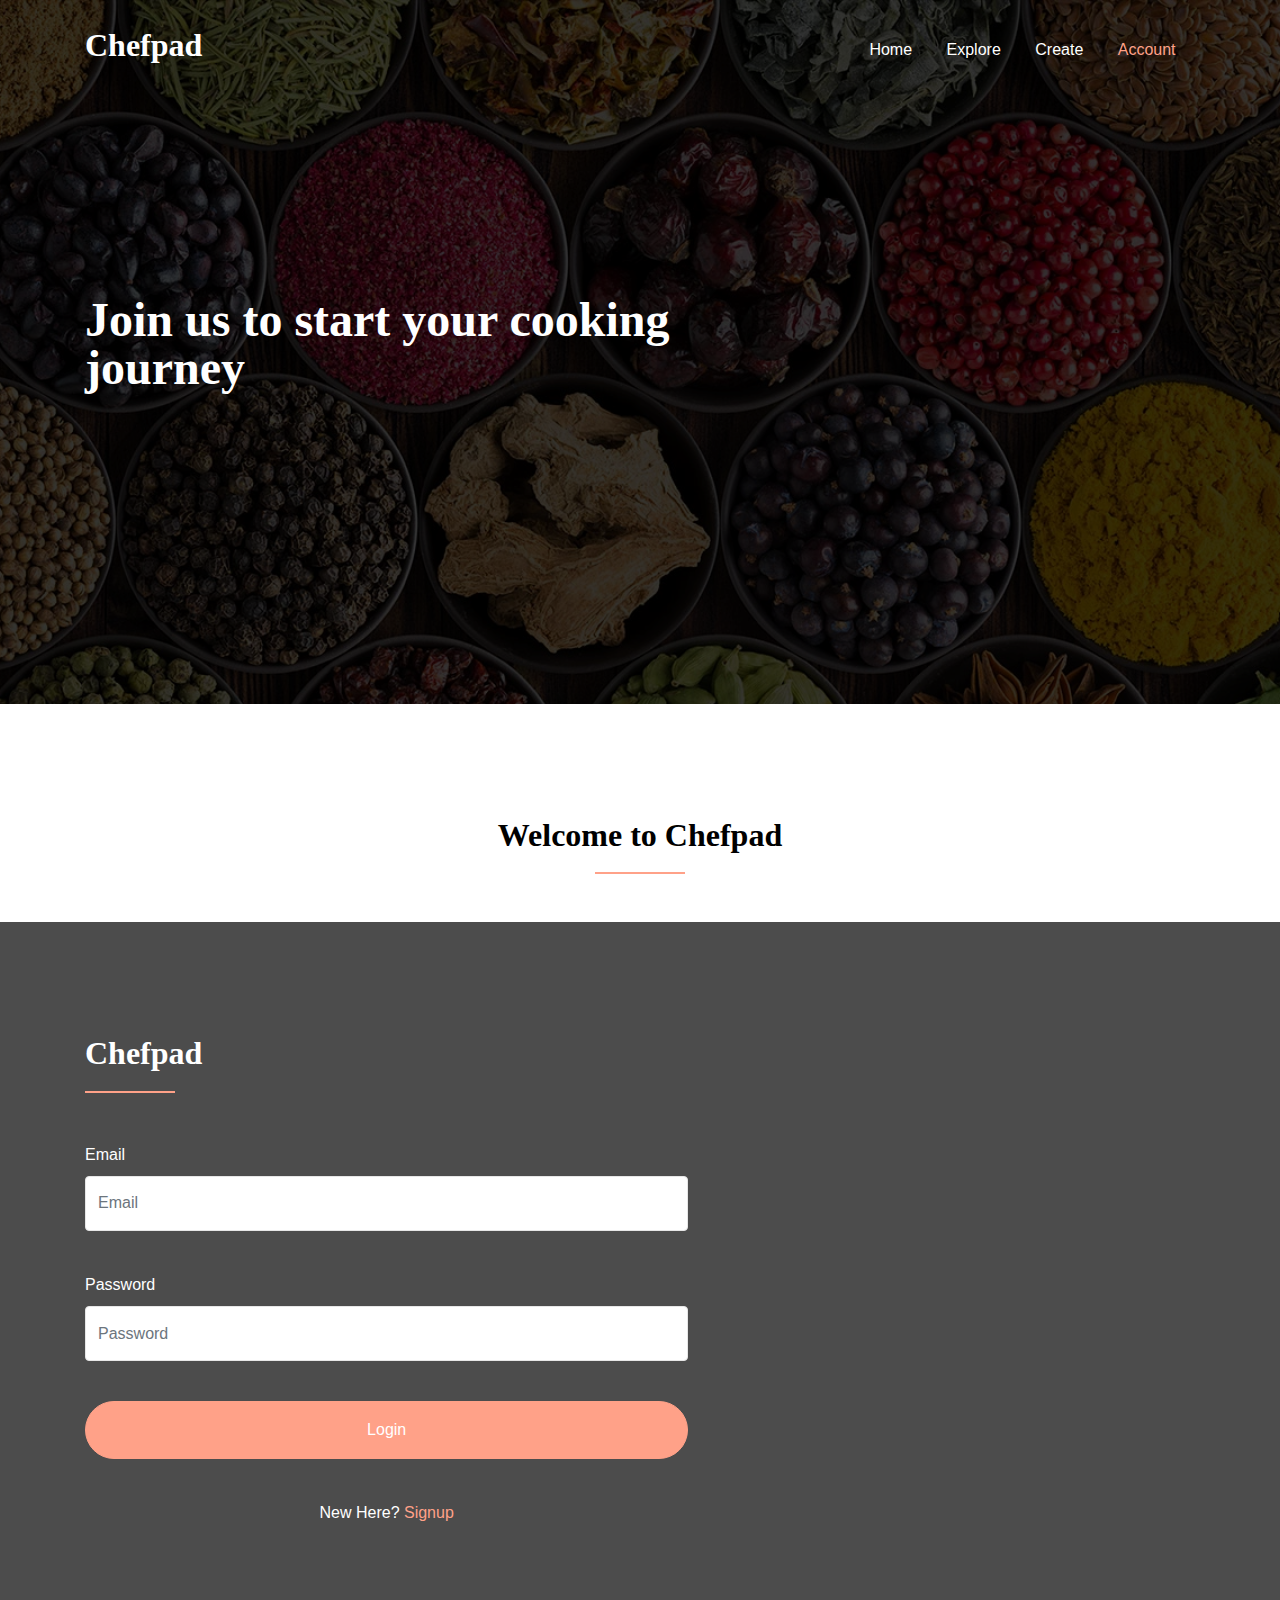
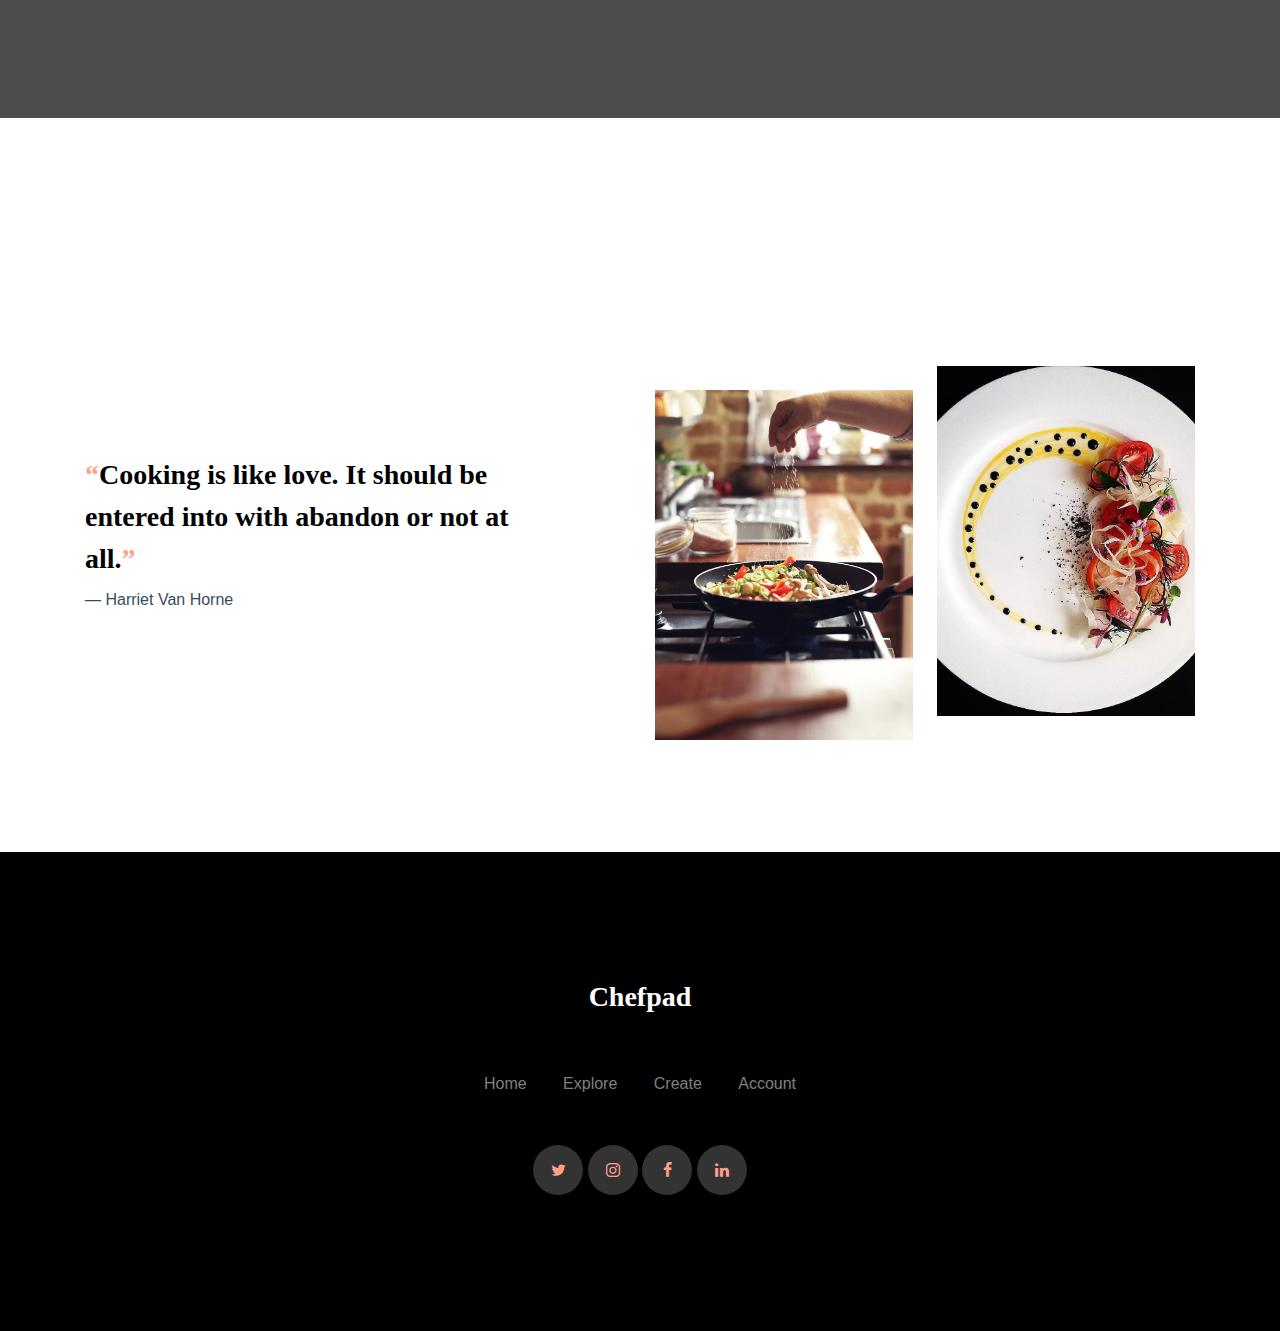
<file: account.html>
<!doctype html>
<html lang="en">

<head>
  <title>Chefpad</title>
  <link rel="icon" href="/images/icon_chef_128.png" type="image/png">
  <meta charset="utf-8">
  <meta name="viewport" content="width=device-width, initial-scale=1, shrink-to-fit=no">
  <link rel="preload" href="https://fonts.googleapis.com/css?family=Muli:400,700|Playfair+Display:400,900&display=swap" as="style" onload="this.onload=null;this.rel='stylesheet'">
  <noscript><link rel="stylesheet" href="https://fonts.googleapis.com/css?family=Muli:400,700|Playfair+Display:400,900&display=swap"></noscript>
  <link rel="preload" href="fonts/icomoon/style.css" as="style" onload="this.onload=null;this.rel='stylesheet'">
  <noscript><link rel="stylesheet" href="fonts/icomoon/style.css"></noscript>
  <link rel="preload" href="css/bootstrap.min.css" as="style" onload="this.onload=null;this.rel='stylesheet'">
  <noscript><link rel="stylesheet" href="css/bootstrap.min.css"></noscript>
  <link rel="preload" href="css/bootstrap-datepicker.css" as="style" onload="this.onload=null;this.rel='stylesheet'">
  <noscript><link rel="stylesheet" href="css/bootstrap-datepicker.css"></noscript>
  <link rel="preload" href="css/jquery.fancybox.min.css" as="style" onload="this.onload=null;this.rel='stylesheet'">
  <noscript><link rel="stylesheet" href="css/jquery.fancybox.min.css"></noscript>
  <link rel="preload" href="css/owl.carousel.min.css" as="style" onload="this.onload=null;this.rel='stylesheet'">
  <noscript><link rel="stylesheet" href="css/owl.carousel.min.css"></noscript>
  <link rel="preload" href="css/owl.theme.default.min.css" as="style" onload="this.onload=null;this.rel='stylesheet'">
  <noscript><link rel="stylesheet" href="css/owl.theme.default.min.css"></noscript>
  <link rel="preload" href="fonts/flaticon/font/flaticon.css" as="style" onload="this.onload=null;this.rel='stylesheet'">
  <noscript><link rel="stylesheet" href="fonts/flaticon/font/flaticon.css"></noscript>
  <link rel="preload" href="css/aos.css" as="style" onload="this.onload=null;this.rel='stylesheet'">
  <noscript><link rel="stylesheet" href="css/aos.css"></noscript>
  <link rel="manifest" href="/manifest.json">
  <link rel="apple-touch-icon" href="/images/icons/apple_icon_chef_114.png" sizes="114x114">
  <link rel="apple-touch-icon" href="/src/images/icons/apple_icon_chef_180.png" sizes="180x180">
  <meta name="theme-color" content="#FFA188">
  <!-- MAIN CSS -->
  <link rel="preload" href="css/style.css" as="style" onload="this.onload=null;this.rel='stylesheet'">
  <noscript><link rel="stylesheet" href="css/style.css"></noscript>
  <script defer src="https://www.gstatic.com/firebasejs/7.15.0/firebase-app.js"></script>
  <script defer src="https://www.gstatic.com/firebasejs/7.15.0/firebase-auth.js"></script>
  <script defer src="https://www.gstatic.com/firebasejs/7.15.0/firebase-firestore.js"></script>
  <script src="js/jquery-3.3.1.min.js"></script>
  <script>
    $(function() {
      $("#navbar").load("navbar.html");

    })
  </script>
</head>

<body data-spy="scroll" data-target=".site-navbar-target" data-offset="300">
  <div class="site-wrap" id="home-section">
    <div id="navbar">
    </div>
    <div class="ftco-blocks-cover-1">
      <div class="site-section-cover bg-image overlay" style="background-image: url('images/Ingredients.webp')">
        <div class="container">
          <div class="row align-items-center">
            <div class="col-md-7">
              <h1 class="mb-3">Join us to start your cooking journey</h1>
              <!--  <p><a href="#" class="btn btn-primary">Learn More</a></p> -->
            </div>
          </div>
        </div>
      </div>
    </div>
    <div class="site-section">
      <div class="text-center">
        <h2 class="heading-border-bottom font-weight-bold serif text-black mb-5 text-center">Welcome to Chefpad</h2>
      </div>
      <div class="site-section bg-image overlay features_75651" style="background-image: url('https://firebasestorage.googleapis.com/v0/b/webchefpad-1e9bd.appspot.com/o/static%2FLogin_bg.webp?alt=media&token=8b366566-247f-44fa-960a-c549555e4d0a')">
        <div class="container">
          <div class="row">
            <div class="col-12">
              <h2 class="heading-border-bottom font-weight-bold serif text-white mb-5">Chefpad</h2>
            </div>
          </div>
          <div class="row">
            <div class="col-lg-8 mb-5">
              <form>
                <div class="form-group row">
                  <div class="col-md-10 mb-4">
                    <label for="usr" style="color: white;">Email</label>
                    <input type="email" id="usr" name="email" class="form-control" placeholder="Email">
                  </div>
                </div>
                <div class="form-group row">
                  <div class="col-md-10 mb-4">
                    <label for="pass" style="color: white;">Password</label>
                    <input type="password" id="pass" name="password" class="form-control" placeholder="Password">
                  </div>
                </div>
                <div class="form-group row">
                  <div class="col-md-10 mr-auto mb-4">
                    <input onclick="basic_authentication()" type="button" class="btn btn-block btn-primary text-white py-3 px-5" value="Login">
                  </div>
                </div>
                <div class="form-group row">
                  <div class="col-md-10 mr-auto">
                    <div class="text-center">
                      <p style="color:white;">New Here? <a href="signup.html">Signup</a></p>
                    </div>
                  </div>
                </div>
              </form>
            </div>
          </div>
        </div>
      </div>
    </div>
    <div class="site-section">
      <div class="container">
        <div class="row align-items-center">
          <div class="col-md-5 mr-auto">
            <blockquote class="testimonial_38201">
              <p class="serif h3 font-weight-bold testimonial_38201"><span class="text-primary">&ldquo;</span>Cooking is like love. It should be entered into with abandon or not at all.<span class="text-primary">&rdquo;</span></p>
              <p>&mdash; Harriet Van Horne</p>
            </blockquote>
          </div>
          <div class="col-md-6">
            <div class="d-flex align-items-center">
              <div class="bg-img-1 mr-md-4 mt-md-5" style="background-image: url('images/about_cook_1.webp'); "></div>
              <div class="bg-img-1" style="background-image: url('images/about_cook_2.webp'); "></div>
            </div>
          </div>
        </div>
      </div>
    </div>
    <footer class="site-footer bg-image overlay" style="background-image: url('images/Ingredients.webp')">
      <div class="container">
        <div class="row">
          <div class="col-12 text-center mb-5">
            <h3 class="font-weight-bold serif text-white">Chefpad</h3>
          </div>
          <div class="col-12 text-center mb-5">
            <a href="index.html" class="">Home</a>
            <span class="mx-3"></span>
            <a href="explore.html" class="">Explore</a>
            <span class="mx-3"></span>
            <a href="myrecipe.html" class="">Create</a>
            <span class="mx-3"></span>
            <a href="account.html" class="">Account</a>
          </div>
          <div class="col-12">
            <div class="social_29128 white text-center">
              <a href="#"><span class="icon-twitter"></span></a>
              <a href="#"><span class="icon-instagram"></span></a>
              <a href="#"><span class="icon-facebook"></span></a>
              <a href="#"><span class="icon-linkedin"></span></a>
            </div>
          </div>
        </div>
      </div>
  </div>
  </footer>
  </div>

  <script src="js/jquery-migrate-3.0.0.js"></script>
  <script src="js/popper.min.js"></script>
  <script src="js/bootstrap.min.js"></script>
  <script src="js/owl.carousel.min.js"></script>
  <script src="js/jquery.sticky.js"></script>
  <script src="js/jquery.waypoints.min.js"></script>
  <script src="js/jquery.animateNumber.min.js"></script>
  <script src="js/jquery.fancybox.min.js"></script>
  <script src="js/jquery.stellar.min.js"></script>
  <script src="js/jquery.easing.1.3.js"></script>
  <script src="js/bootstrap-datepicker.min.js"></script>
  <script src="js/aos.js"></script>
  <script src="js/main.js"></script>
  <script src="js/app.js"></script>

  <!-- The core Firebase JS SDK is always required and must be listed first -->
  <!-- <script src="https://www.gstatic.com/firebasejs/7.14.4/firebase.js"></script> -->
  <script src="js/database.js"></script>
  <!-- TODO: Add SDKs for Firebase products that you want to use
       https://firebase.google.com/docs/web/setup#available-libraries -->
  <script>
    // Your web app's Firebase configuration
    $(document).ready(function() {
      config_file();
      firebase.auth().onAuthStateChanged(function(user) {
        if (user) {
          alert("Anda telah login");
          window.location.href = "/index.html";
        }
      })
    })
  </script>
  <script>
    function basic_authentication() {
      var username = document.getElementById("usr").value;
      var password = document.getElementById("pass").value;
      var res = firebase.auth().signInWithEmailAndPassword(username, password);
      res.catch(function(err) {
        console.log(err.code);
        console.log(err.message);
        alert("Login gagal password salah")
      })
      firebase.auth().onAuthStateChanged(function(user) {
        if (user) {
          alert("Login berhasil");
          window.location.href = "create_recipe.html";
        }
      })
    }
  </script>
</body>

</html>
</file>
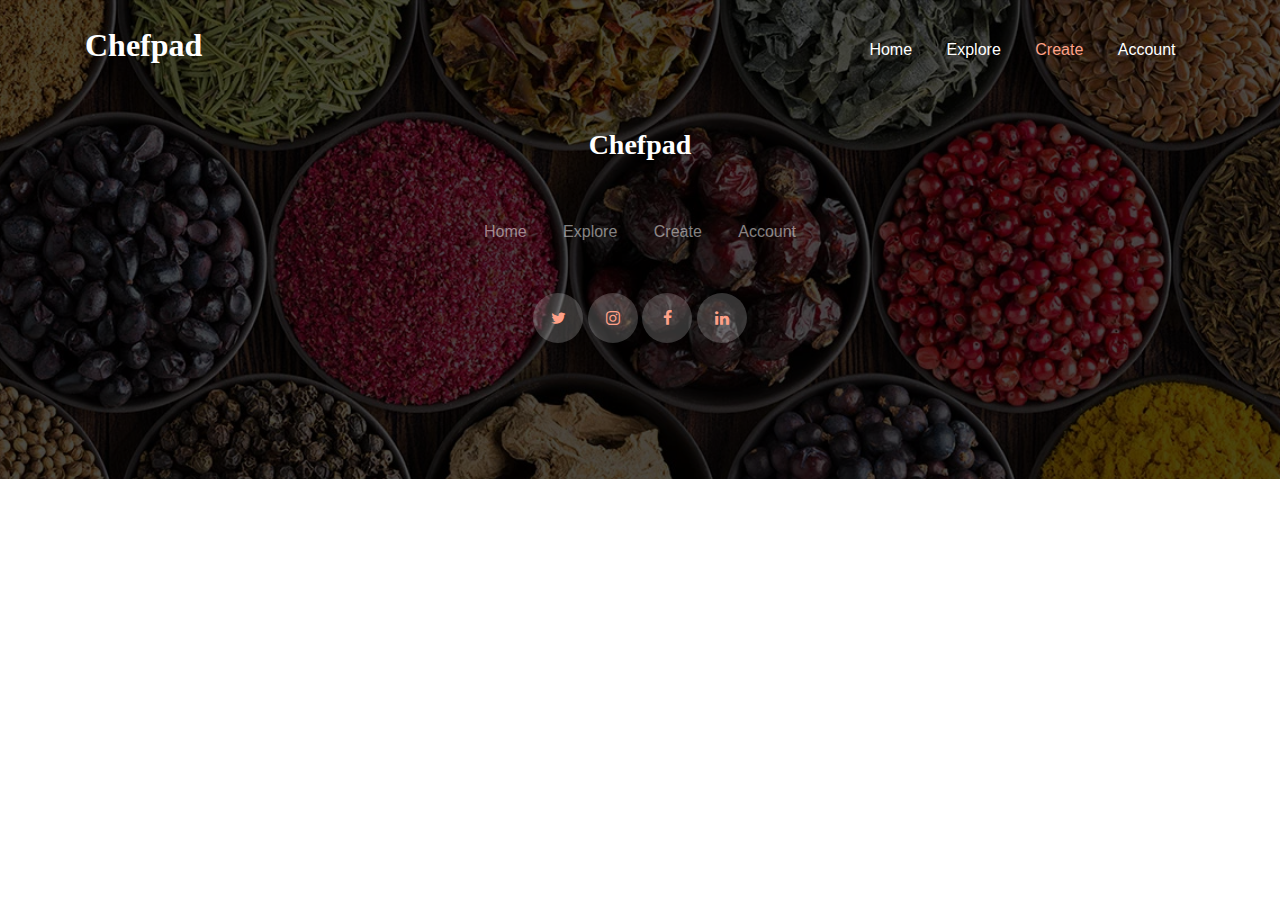
<file: detail_myrecipe.html>
<!doctype html>
<html lang="en">

<head>
  <title>Chefpad</title>
  <link rel="icon" href="/images/icon_chef_128.png" type="image/png">
  <meta charset="utf-8">
  <meta name="viewport" content="width=device-width, initial-scale=1, shrink-to-fit=no">
  <link rel="preload" href="https://fonts.googleapis.com/css?family=Muli:400,700|Playfair+Display:400,900&display=swap" as="style" onload="this.onload=null;this.rel='stylesheet'">
  <noscript><link rel="stylesheet" href="https://fonts.googleapis.com/css?family=Muli:400,700|Playfair+Display:400,900&display=swap"></noscript>
  <link rel="preload" href="fonts/icomoon/style.css" as="style" onload="this.onload=null;this.rel='stylesheet'">
  <noscript><link rel="stylesheet" href="fonts/icomoon/style.css"></noscript>
  <link rel="preload" href="css/bootstrap.min.css" as="style" onload="this.onload=null;this.rel='stylesheet'">
  <noscript><link rel="stylesheet" href="css/bootstrap.min.css"></noscript>
  <link rel="preload" href="css/bootstrap-datepicker.css" as="style" onload="this.onload=null;this.rel='stylesheet'">
  <noscript><link rel="stylesheet" href="css/bootstrap-datepicker.css"></noscript>
  <link rel="preload" href="css/jquery.fancybox.min.css" as="style" onload="this.onload=null;this.rel='stylesheet'">
  <noscript><link rel="stylesheet" href="css/jquery.fancybox.min.css"></noscript>
  <link rel="preload" href="css/owl.carousel.min.css" as="style" onload="this.onload=null;this.rel='stylesheet'">
  <noscript><link rel="stylesheet" href="css/owl.carousel.min.css"></noscript>
  <link rel="preload" href="css/owl.theme.default.min.css" as="style" onload="this.onload=null;this.rel='stylesheet'">
  <noscript><link rel="stylesheet" href="css/owl.theme.default.min.css"></noscript>
  <link rel="preload" href="fonts/flaticon/font/flaticon.css" as="style" onload="this.onload=null;this.rel='stylesheet'">
  <noscript><link rel="stylesheet" href="fonts/flaticon/font/flaticon.css"></noscript>
  <link rel="preload" href="css/aos.css" as="style" onload="this.onload=null;this.rel='stylesheet'">
  <noscript><link rel="stylesheet" href="css/aos.css"></noscript>
  <link rel="manifest" href="/manifest.json">
  <link rel="apple-touch-icon" href="/images/icons/apple_icon_chef_114.png" sizes="114x114">
  <link rel="apple-touch-icon" href="/src/images/icons/apple_icon_chef_180.png" sizes="180x180">
  <meta name="theme-color" content="#FFA188">
  <!-- MAIN CSS -->
  <link rel="preload" href="css/style.css" as="style" onload="this.onload=null;this.rel='stylesheet'">
  <noscript><link rel="stylesheet" href="css/style.css"></noscript>
  <script defer src="https://www.gstatic.com/firebasejs/7.15.0/firebase-app.js"></script>
  <script defer src="https://www.gstatic.com/firebasejs/7.15.0/firebase-auth.js"></script>
  <script defer src="https://www.gstatic.com/firebasejs/7.15.0/firebase-firestore.js"></script>
  <script defer src="js/database.js"></script>
  <script src="js/jquery-3.3.1.min.js"></script>
  <script>
    $(function() {
      $("#navbar").load("navbar.html");
    });
  </script>
  <!-- <script>
    config_file();
    const db = firebase.firestore();
  </script>
  <script>
    // Your web app's Firebase configuration
    check_signin();
    firebase.auth().onAuthStateChanged(function(user) {
      if (user) {} else {
        alert("Anda belum login, login terlebih dahulu");
        window.location.href = "/account.html";
      }
    })
  </script> -->
</head>

<body data-spy="scroll" data-target=".site-navbar-target" data-offset="300">
  <div class="site-wrap" id="home-section">
    <div id="navbar">
    </div>
    <div class="detail">
    </div>
    <footer class="site-footer bg-image overlay" style="background-image: url('images/Ingredients.webp')">
      <div class="container">
        <div class="row">
          <div class="col-12 text-center mb-5">
            <h3 class="font-weight-bold serif text-white">Chefpad</h3>
          </div>
          <div class="col-12 text-center mb-5">
            <a href="index.html" class="">Home</a>
            <span class="mx-3"></span>
            <a href="explore.html" class="">Explore</a>
            <span class="mx-3"></span>
            <a href="myrecipe.html" class="">Create</a>
            <span class="mx-3"></span>
            <a href="account.html" class="">Account</a>
          </div>
          <div class="col-12">
            <div class="social_29128 white text-center">
              <a href="#"><span class="icon-twitter"></span></a>
              <a href="#"><span class="icon-instagram"></span></a>
              <a href="#"><span class="icon-facebook"></span></a>
              <a href="#"><span class="icon-linkedin"></span></a>
            </div>
          </div>
        </div>
      </div>
    </footer>
  </div>
  <script src="js/jquery-migrate-3.0.0.js"></script>
  <script src="js/popper.min.js"></script>
  <script src="js/bootstrap.min.js"></script>
  <script src="js/owl.carousel.min.js"></script>
  <script src="js/jquery.sticky.js"></script>
  <script src="js/jquery.waypoints.min.js"></script>
  <script src="js/jquery.animateNumber.min.js"></script>
  <script src="js/jquery.fancybox.min.js"></script>
  <script src="js/jquery.stellar.min.js"></script>
  <script src="js/jquery.easing.1.3.js"></script>
  <script src="js/bootstrap-datepicker.min.js"></script>
  <script src="js/aos.js"></script>
  <script src="js/main.js"></script>
  <script src="js/app.js"></script>
  <!-- <script src="js/db.js"></script>
  <script src="js/ui.js"></script> -->


  <script>
    $(document).ready(function() {
      config_file();
      check_signin();
      firebase.auth().onAuthStateChanged(function(user) {
        if (user) {
        } else {
          alert("Anda belum login, login terlebih dahulu");
          window.location.href = "/account.html";
        }
      })
      $('<script/>',{type:'text/javascript', src:'js/db.js'}).appendTo('head');
      $('<script/>',{type:'text/javascript', src:'js/ui.js'}).appendTo('head');

    });
  </script>

</body>

</html>
</file>
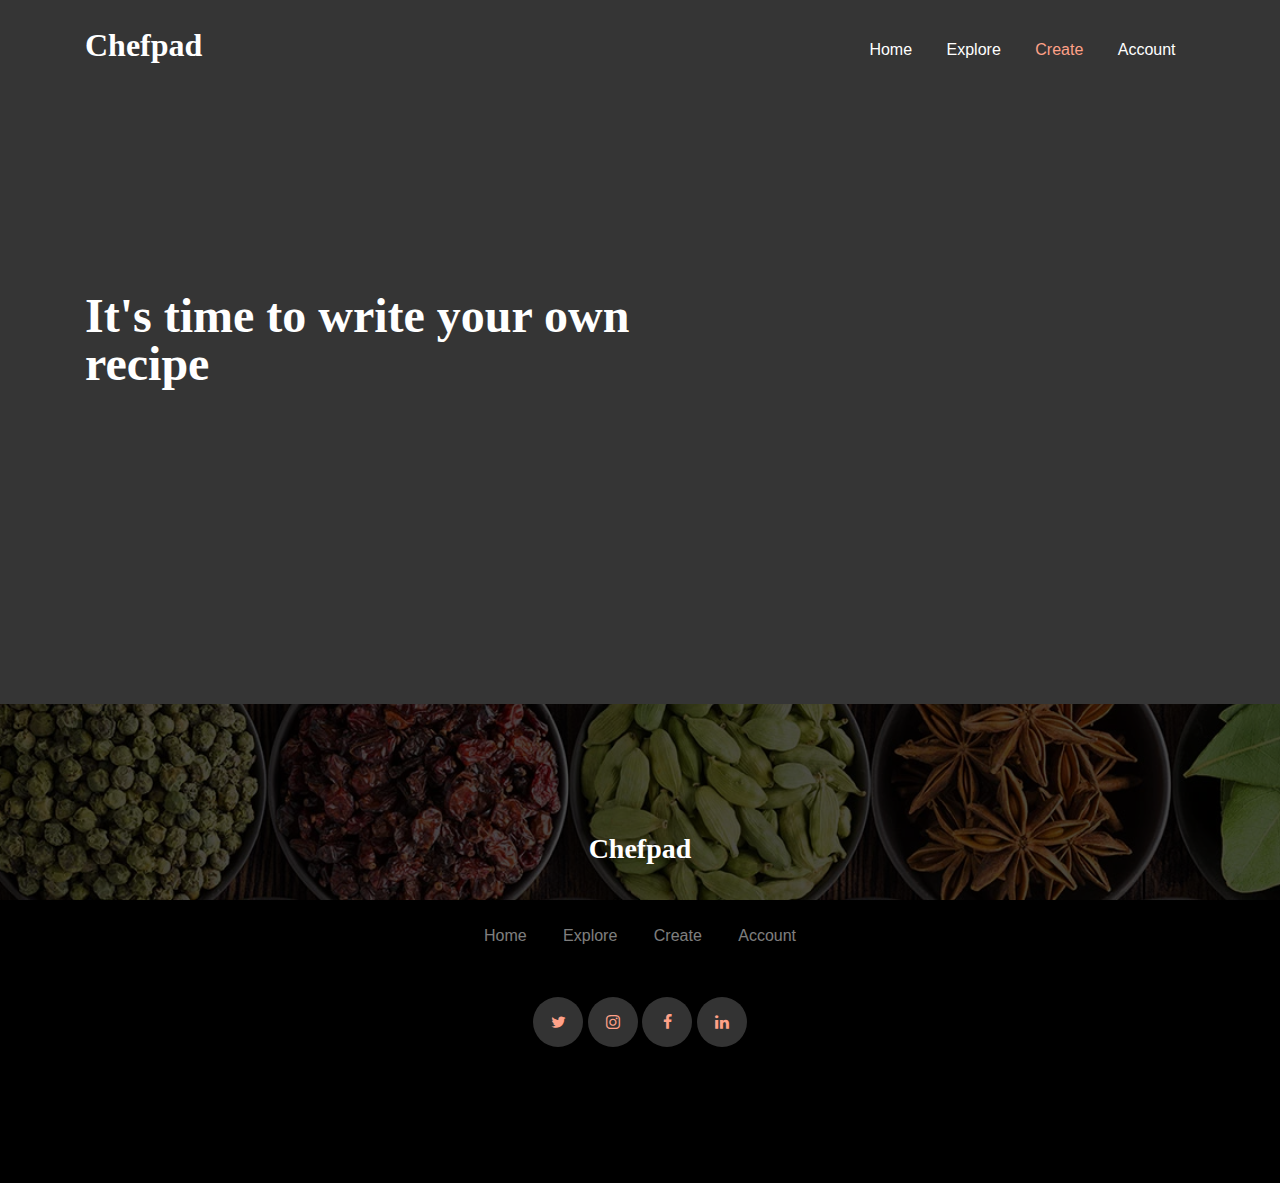
<file: edit_myrecipe.html>
<!doctype html>
<html lang="en">

<head>
  <title>Chefpad</title>
  <link rel="icon" href="/images/icon_chef_128.png" type="image/png">
  <meta charset="utf-8">
  <meta name="viewport" content="width=device-width, initial-scale=1, shrink-to-fit=no">

  <link rel="preload" href="https://fonts.googleapis.com/css?family=Muli:400,700|Playfair+Display:400,900&display=swap" as="style" onload="this.onload=null;this.rel='stylesheet'">
  <noscript><link rel="stylesheet" href="https://fonts.googleapis.com/css?family=Muli:400,700|Playfair+Display:400,900&display=swap"></noscript>
  <link rel="preload" href="fonts/icomoon/style.css" as="style" onload="this.onload=null;this.rel='stylesheet'">
  <noscript><link rel="stylesheet" href="fonts/icomoon/style.css"></noscript>
  <link rel="preload" href="css/bootstrap.min.css" as="style" onload="this.onload=null;this.rel='stylesheet'">
  <noscript><link rel="stylesheet" href="css/bootstrap.min.css"></noscript>
  <link rel="preload" href="css/bootstrap-datepicker.css" as="style" onload="this.onload=null;this.rel='stylesheet'">
  <noscript><link rel="stylesheet" href="css/bootstrap-datepicker.css"></noscript>
  <link rel="preload" href="css/jquery.fancybox.min.css" as="style" onload="this.onload=null;this.rel='stylesheet'">
  <noscript><link rel="stylesheet" href="css/jquery.fancybox.min.css"></noscript>
  <link rel="preload" href="css/owl.carousel.min.css" as="style" onload="this.onload=null;this.rel='stylesheet'">
  <noscript><link rel="stylesheet" href="css/owl.carousel.min.css"></noscript>
  <link rel="preload" href="css/owl.theme.default.min.css" as="style" onload="this.onload=null;this.rel='stylesheet'">
  <noscript><link rel="stylesheet" href="css/owl.theme.default.min.css"></noscript>
  <link rel="preload" href="fonts/flaticon/font/flaticon.css" as="style" onload="this.onload=null;this.rel='stylesheet'">
  <noscript><link rel="stylesheet" href="fonts/flaticon/font/flaticon.css"></noscript>
  <link rel="preload" href="css/aos.css" as="style" onload="this.onload=null;this.rel='stylesheet'">
  <noscript><link rel="stylesheet" href="css/aos.css"></noscript>
  <link rel="manifest" href="/manifest.json">
  <link rel="apple-touch-icon" href="/images/icons/apple_icon_chef_114.png" sizes="114x114">
  <link rel="apple-touch-icon" href="/src/images/icons/apple_icon_chef_180.png" sizes="180x180">
  <meta name="theme-color" content="#FFA188">

  <!-- MAIN CSS -->
  <link rel="preload" href="css/style.css" as="style" onload="this.onload=null;this.rel='stylesheet'">
  <noscript><link rel="stylesheet" href="css/style.css"></noscript>
  <!-- <script src="https://www.gstatic.com/firebasejs/7.14.4/firebase.js"></script>
  <script src="https://www.gstatic.com/firebasejs/7.14.4/firebase-firestore.js"></script> -->
  <script defer src="https://www.gstatic.com/firebasejs/7.15.0/firebase-app.js"></script>
  <script defer src="https://www.gstatic.com/firebasejs/7.15.0/firebase-auth.js"></script>
  <script defer src="https://www.gstatic.com/firebasejs/7.15.0/firebase-firestore.js"></script>
  <script defer src="https://www.gstatic.com/firebasejs/7.15.0/firebase-storage.js"></script>
  <script defer src="js/database.js"></script>
  <script src="js/jquery-3.3.1.min.js"></script>
  <script>
    $(function(){
    $("#navbar").load("navbar.html");

    })
  </script>

  <!-- <script>
    config_file();
    const db = firebase.firestore();
  </script> -->

  <style>
    #upload {
      opacity: 0;
    }

    #upload-label {
      position: absolute;
      top: 50%;
      left: 1rem;
      transform: translateY(-50%);
    }

    .image-area {
      border: 2px dashed rgba(255, 255, 255, 0.7);
      padding: 1rem;
      position: relative;
    }

    .image-area::before {
      content: 'Uploaded image result';
      color: #fff;
      font-weight: bold;
      text-transform: uppercase;
      position: absolute;
      top: 50%;
      left: 50%;
      transform: translate(-50%, -50%);
      font-size: 0.8rem;
      z-index: 1;
    }

    .image-area img {
      z-index: 2;
      position: relative;
    }
  </style>

</head>

<body data-spy="scroll" data-target=".site-navbar-target" data-offset="300">


  <div class="site-wrap" id="home-section">

    <div id="navbar">
    </div>


    <div class="ftco-blocks-cover-1">
      <div class="site-section-cover bg-image overlay" style="background-image: url('https://firebasestorage.googleapis.com/v0/b/webchefpad-1e9bd.appspot.com/o/static%2Fcreate_bg.webp?alt=media&token=f120ab3e-5068-4834-b113-6f9731f08642')">
        <div class="container">
          <div class="row align-items-center">
            <div class="col-md-7">
              <h1 class="mb-4" data-aos="fade-up" data-aos-delay="100">It's time to write your own recipe</h1>
            </div>
          </div>
        </div>
      </div>
    </div>



    <div class="edit">

    <!-- <div class="site-section">

      <div class="text-center">
        <h2 class="heading-border-bottom font-weight-bold serif text-black mb-5 text-center">Write Your Recipe</h2>
      </div>

      <div class="site-section bg-image overlay features_75651" style="background-image: url('images/create_bg2.jpg')">
        <div class="container">
          <div class="row">
            <div class="col-lg-4 mt-md-5 sidebar mb-4">
              <div class="nav flex-column nav-pills" id="v-pills-tab" role="tablist" aria-orientation="vertical">
                <a class="nav-link active" id="v-pills-Ingredients-tab" data-toggle="pill" href="#v-pills-Ingredients" role="tab" aria-controls="v-pills-Ingredients" aria-selected="true">Ingredients</a>
                <a class="nav-link" id="v-pills-Step-tab" data-toggle="pill" href="#v-pills-Step" role="tab" aria-controls="v-pills-Step" aria-selected="false">Steps</a>
                <a class="nav-link" id="v-pills-Tips-tab" data-toggle="pill" href="#v-pills-Tips" role="tab" aria-controls="v-pills-Tips" aria-selected="false">Tips</a>
              </div>
            </div>

            <div class="col-lg-8 mb-5 mt-md-5">
              <form class="add-recipe">

                <div class="form-group row">
                  <div class="col-md-10">
                    <input type="text" class="form-control" placeholder="Title" id="title" required>
                  </div>
                </div>

                <div class="form-group row">
                  <div class="col-md-10">
                    <input type="text" class="form-control" placeholder="Short Description" id="short_desc" required>
                  </div>
                </div>

                <div class="tab-content" id="v-pills-tabContent">
                  <div class="tab-pane fade show active" id="v-pills-Ingredients" role="tabpanel" aria-labelledby="v-pills-Ingredients-tab">
                    <div class="form-group row">
                      <div class="col-md-10 mb-4">
                        <textarea name="" id="Ingredients" class="form-control" placeholder="Write Ingredients" cols="30" rows="10" required></textarea>
                      </div>
                    </div>
                  </div>
                  <div class="tab-pane fade" id="v-pills-Step" role="tabpanel" aria-labelledby="v-pills-Step-tab">
                    <div class="form-group row">
                      <div class="col-md-10 mb-4">
                        <textarea name="" id="Steps" class="form-control" placeholder="Write Steps" cols="30" rows="10" required></textarea>
                      </div>
                    </div>
                  </div>
                  <div class="tab-pane fade" id="v-pills-Tips" role="tabpanel" aria-labelledby="v-pills-Tips-tab">
                    <div class="form-group row">
                      <div class="col-md-10 mb-4">
                        <textarea name="" id="Tips" class="form-control" placeholder="Write Tips" cols="30" rows="10" required></textarea>
                      </div>
                    </div>
                  </div>
                </div>

               


              </form>
            </div>
          </div>

        </div>

      </div>
    </div> -->

    </div>


  </div>





  <footer class="site-footer bg-image overlay" style="background-image: url('images/Ingredients.webp')">
    <div class="container">
      <div class="row">
        <div class="col-12 text-center mb-5">
          <h3 class="font-weight-bold serif text-white">Chefpad</h3>
        </div>
        <div class="col-12 text-center mb-5">
          <a href="index.html" class="">Home</a>
          <span class="mx-3"></span>
          <a href="explore.html" class="">Explore</a>
          <span class="mx-3"></span>
          <a href="myrecipe.html" class="">Create</a>
          <span class="mx-3"></span>
          <a href="account.html" class="">Account</a>
        </div>
        <div class="col-12">
          <div class="social_29128 white text-center">

            <a href="#"><span class="icon-twitter"></span></a>
            <a href="#"><span class="icon-instagram"></span></a>
            <a href="#"><span class="icon-facebook"></span></a>
            <a href="#"><span class="icon-linkedin"></span></a>

          </div>
        </div>
      </div>

    </div>
  </footer>

  </div>
  <script src="js/jquery-migrate-3.0.0.js"></script>
  <script src="js/popper.min.js"></script>
  <script src="js/bootstrap.min.js"></script>
  <script src="js/owl.carousel.min.js"></script>
  <script src="js/jquery.sticky.js"></script>
  <script src="js/jquery.waypoints.min.js"></script>
  <script src="js/jquery.animateNumber.min.js"></script>
  <script src="js/jquery.fancybox.min.js"></script>
  <script src="js/jquery.stellar.min.js"></script>
  <script src="js/jquery.easing.1.3.js"></script>
  <script src="js/bootstrap-datepicker.min.js"></script>
  <script src="js/aos.js"></script>

  <script src="js/main.js"></script>
  <script src="js/app.js"></script>

  <!-- <script src="js/db.js"></script>
  <script src="js/ui.js"></script> -->


<script>
  $(document).ready(function() {
    config_file();
    check_signin();
    firebase.auth().onAuthStateChanged(function(user) {
      if (user) {
      } else {
        alert("Anda belum login, login terlebih dahulu");
        window.location.href = "/account.html";
      }
    })
    $('<script/>',{type:'text/javascript', src:'js/db.js'}).appendTo('head');
    $('<script/>',{type:'text/javascript', src:'js/ui.js'}).appendTo('head');

  });
</script>


<script>
  setTimeout(function() {
          function readURL(input) {
          if (input.files && input.files[0]) {
              var reader = new FileReader();

              reader.onload = function(e) {
              $('#imageResult')
                  .attr('src', e.target.result);
              };
              reader.readAsDataURL(input.files[0]);
          }
          }

          $(function() {
          $('#upload').on('change', function() {
              readURL(input);
          });
          });

          /*  ==========================================
              SHOW UPLOADED IMAGE NAME
          * ========================================== */
          var input = document.getElementById('upload');
          var infoArea = document.getElementById('upload-label');

          input.addEventListener('change', showFileName);

          function showFileName(event) {
          var input = event.srcElement;
          var fileName = input.files[0].name;
          infoArea.textContent = 'File name: ' + fileName;
          }

        }, 5000);

</script>
 

</body>

</html>
</file>
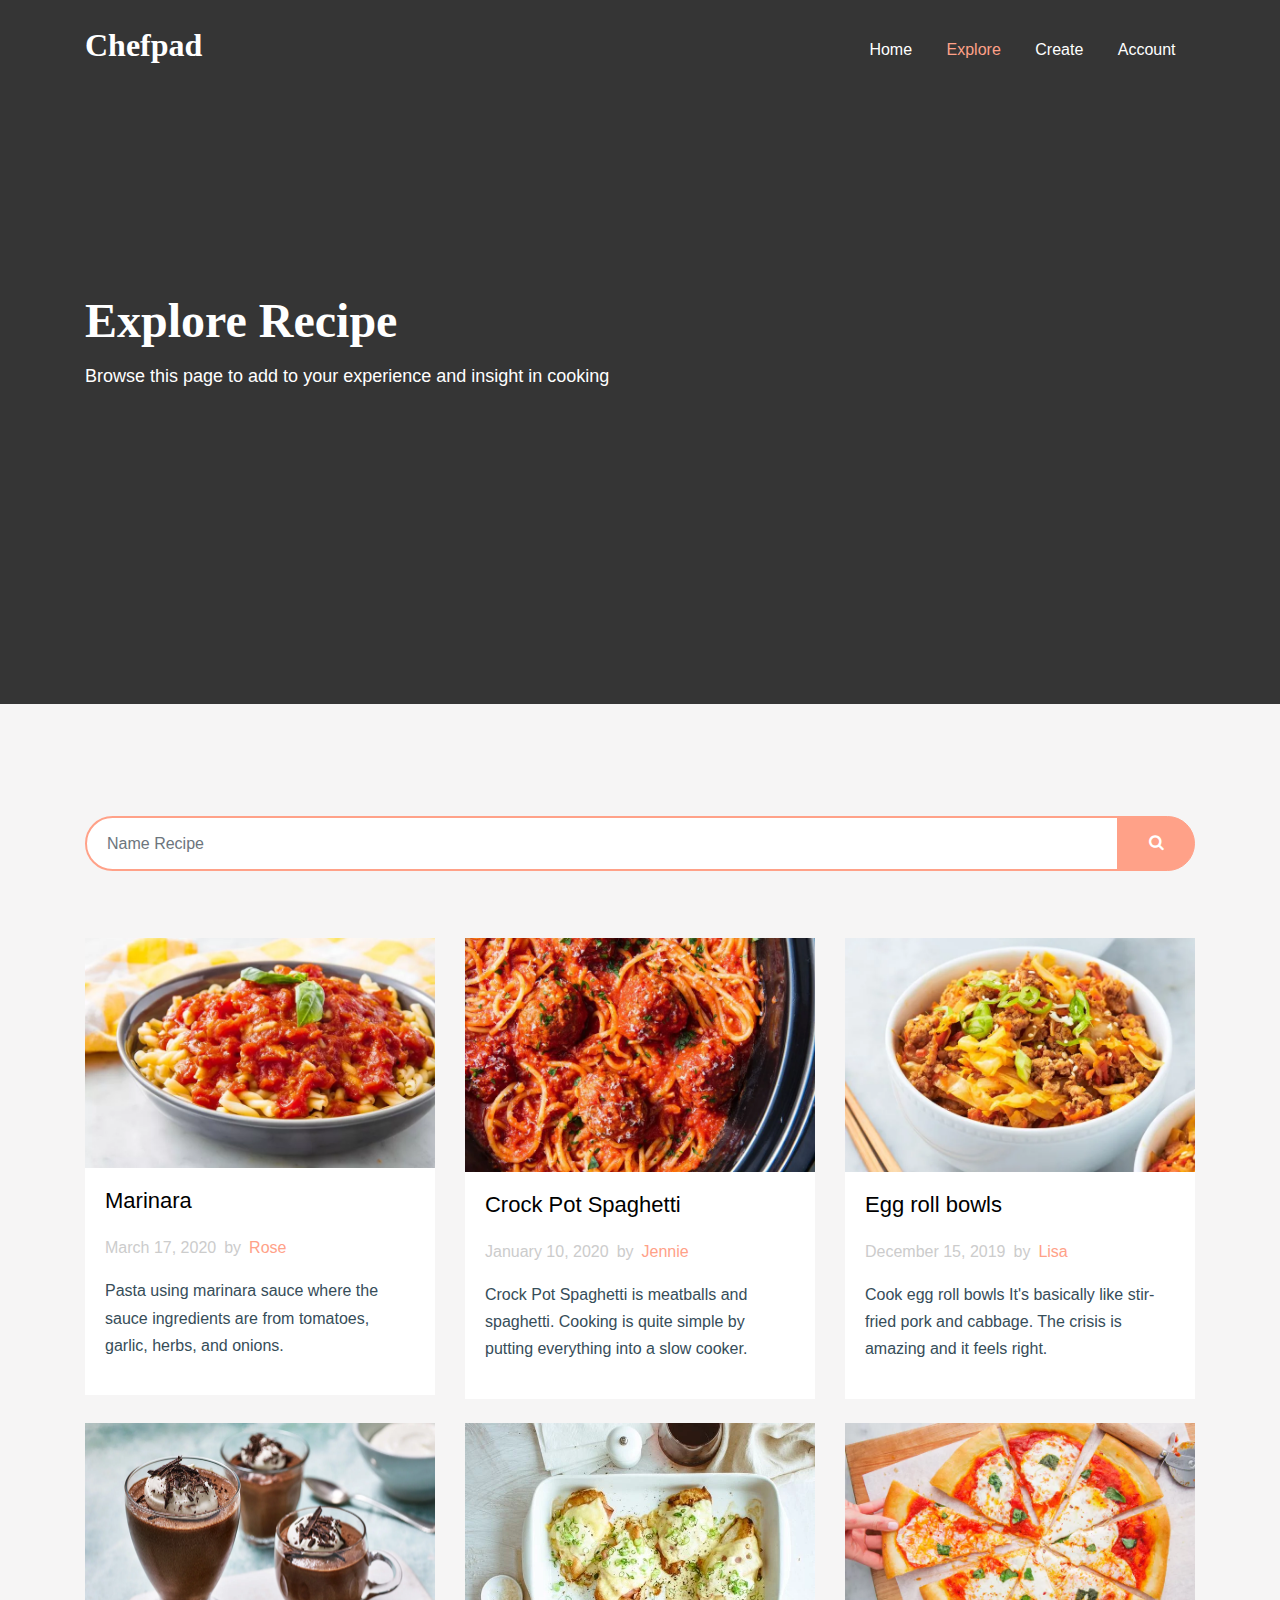
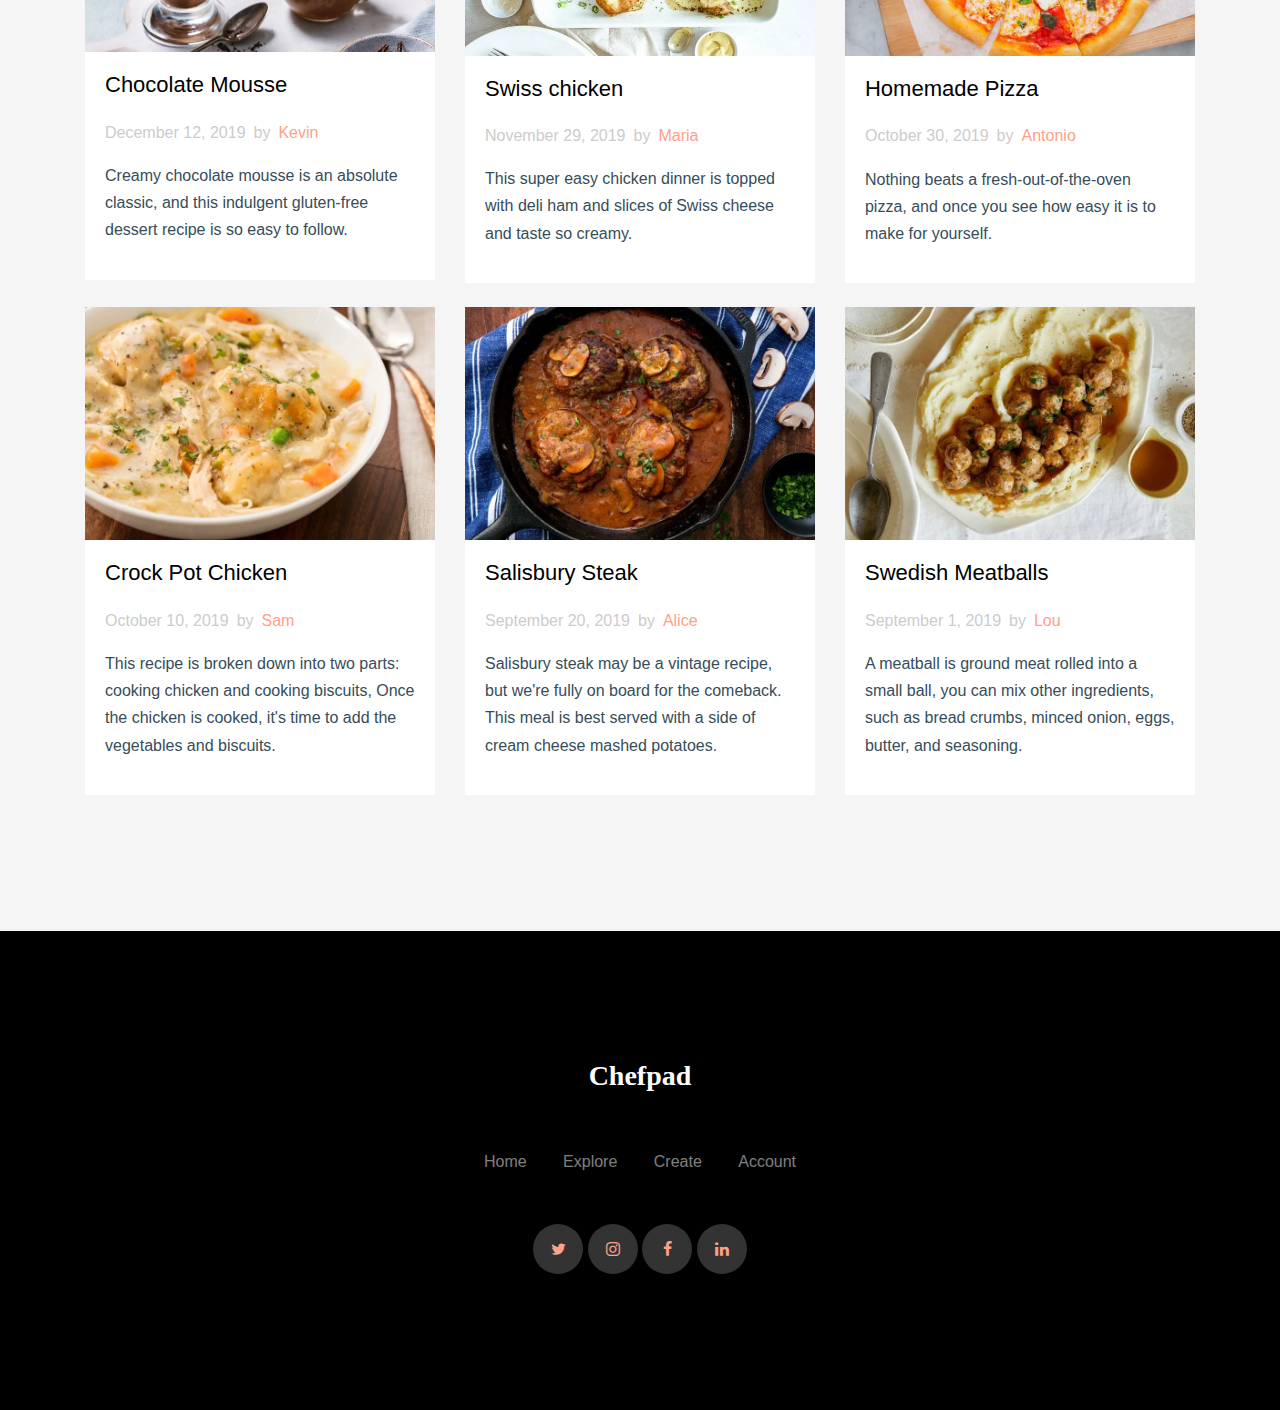
<file: explore.html>
<!doctype html>
<html lang="en">

  <head>
    <title>Chepad</title>
    <link rel="icon" href="/images/icon_chef_128.png" type="image/png">
    <meta charset="utf-8">
    <meta name="viewport" content="width=device-width, initial-scale=1, shrink-to-fit=no">

    <link rel="preload" href="https://fonts.googleapis.com/css?family=Muli:400,700|Playfair+Display:400,900&display=swap" as="style" onload="this.onload=null;this.rel='stylesheet'">
    <noscript><link rel="stylesheet" href="https://fonts.googleapis.com/css?family=Muli:400,700|Playfair+Display:400,900&display=swap"></noscript>
    <link rel="preload" href="fonts/icomoon/style.css" as="style" onload="this.onload=null;this.rel='stylesheet'">
    <noscript><link rel="stylesheet" href="fonts/icomoon/style.css"></noscript>
    <link rel="preload" href="css/bootstrap.min.css" as="style" onload="this.onload=null;this.rel='stylesheet'">
    <noscript><link rel="stylesheet" href="css/bootstrap.min.css"></noscript>
    <link rel="preload" href="css/bootstrap-datepicker.css" as="style" onload="this.onload=null;this.rel='stylesheet'">
    <noscript><link rel="stylesheet" href="css/bootstrap-datepicker.css"></noscript>
    <link rel="preload" href="css/jquery.fancybox.min.css" as="style" onload="this.onload=null;this.rel='stylesheet'">
    <noscript><link rel="stylesheet" href="css/jquery.fancybox.min.css"></noscript>
    <link rel="preload" href="css/owl.carousel.min.css" as="style" onload="this.onload=null;this.rel='stylesheet'">
    <noscript><link rel="stylesheet" href="css/owl.carousel.min.css"></noscript>
    <link rel="preload" href="css/owl.theme.default.min.css" as="style" onload="this.onload=null;this.rel='stylesheet'">
    <noscript><link rel="stylesheet" href="css/owl.theme.default.min.css"></noscript>
    <link rel="preload" href="fonts/flaticon/font/flaticon.css" as="style" onload="this.onload=null;this.rel='stylesheet'">
    <noscript><link rel="stylesheet" href="fonts/flaticon/font/flaticon.css"></noscript>
    <link rel="preload" href="css/aos.css" as="style" onload="this.onload=null;this.rel='stylesheet'">
    <noscript><link rel="stylesheet" href="css/aos.css"></noscript>
    <link rel="manifest" href="/manifest.json">
    <link rel="apple-touch-icon" href="/images/icons/apple_icon_chef_114.png" sizes="114x114">
    <link rel="apple-touch-icon" href="/src/images/icons/apple_icon_chef_180.png" sizes="180x180">
    <meta name="theme-color" content="#FFA188">

    <!-- MAIN CSS -->
    <link rel="preload" href="css/style.css" as="style" onload="this.onload=null;this.rel='stylesheet'">
    <noscript><link rel="stylesheet" href="css/style.css"></noscript>
    <script src="js/data.js"></script>
    <script defer src="https://www.gstatic.com/firebasejs/7.15.0/firebase-app.js"></script>
    <script defer src="https://www.gstatic.com/firebasejs/7.15.0/firebase-auth.js"></script>
    <script defer src="https://www.gstatic.com/firebasejs/7.15.0/firebase-firestore.js"></script>
    <script src="js/database.js"></script>
    <script src="js/jquery-3.3.1.min.js"></script>
    <script>
      $(function(){
      $("#navbar").load("navbar.html");

      })
    </script>
    


    <style>

      .pagination {
         justify-content: center;
      }


    </style>

  </head>

  <body data-spy="scroll" data-target=".site-navbar-target" data-offset="300">

    
    <div class="site-wrap" id="home-section">

      <div id="navbar">
      </div>

    <div class="ftco-blocks-cover-1">
      <div class="site-section-cover bg-image overlay"  style="background-image: url('https://firebasestorage.googleapis.com/v0/b/webchefpad-1e9bd.appspot.com/o/static%2Fexplore_cover.webp?alt=media&token=5f76d7d5-0ad3-413e-b7de-72f1bd4edcc9')">
        <div class="container">
          <div class="row align-items-center">
            <div class="col-md-7">
              <h1 class="mb-3">Explore Recipe</h1>
              <p>Browse this page to add to your experience and insight in cooking </p>
            <!--   <input type="text" class="form-control form-rounded" placeholder="Text input">

              <br>
              <p><a href="#" class="btn btn-primary">Learn More</a></p>
              </div> -->
            
          </div>
        </div>
      </div>
    </div>
  
    <div class="site-section bg-light">
      <div class="container">
        <div class="row">
          <div class="input-group col-lg-12 mb-4">
            <div class="input-group mb-3">
              <input type="text" class="form-control" placeholder="Name Recipe" aria-label="Recipien name" autocomplete="off" id="search_recipe" aria-describedby="basic-addon2" style="border-radius: 30px 0px 0px 30px; border-width: 2px; border-color: #FFA188; padding-left: 20px;">
              <div class="input-group-append">
                <button class="btn btn-outline-secondary" type="button" aria-label="search" style="background-color: #FFA188; color: white; border-color: #FFA188; font-family: sans-serif;"><span class="icon-search"></span></button>
              </div>
             </div>             
            </div>
        </div>
        <br>
        <div class="row" id="list_recipe">
          <script>
            var result_recipe="";
            for(var z in detail_recipe){
               result_recipe += "<div class='col-lg-4 col-md-6 mb-4'><div class='post-entry-1 h-100'><a href='detail_recipe.html?id="+ detail_recipe[z].id +"'><img src="+ detail_recipe[z].Image_Recipe +" alt='Image' class='img-fluid'></a><div class='post-entry-1-contents'><h2><a class='rec' href='detail_recipe.html?id="+ detail_recipe[z].id +"'>"+ detail_recipe[z].Name +"</a></h2><span class='meta d-inline-block mb-3'>"+ detail_recipe[z].Date +"<span class='mx-2'>by</span><a href='detail_recipe.html?id="+ detail_recipe[z].id +"'>"+ detail_recipe[z].Create_by +"</a></span><p>"+ detail_recipe[z].short_desc +"</p></div></div></div>"
            }
            document.getElementById("list_recipe").innerHTML = result_recipe;
          </script>
          
      
          <!-- <div class="col-lg-12 mt-5">
             <ul class="pagination">
                <li class="page-item disabled">
                  <span class="page-link">Previous</span>
                </li>
                <li class="page-item active">
                   <span class="page-link">
                    1
                    <span class="sr-only">(current)</span>
                  </span>
                </li>
                <li class="page-item"><a class="page-link" href="explore2.html">2</a></li>
                <li class="page-item">
                  <a class="page-link" href="explore2.html">Next</a>
                </li>
              </ul>
          </div> -->
        </div>
      </div>
    </div>

    

    

    <footer class="site-footer bg-image overlay" style="background-image: url('images/Ingredients.webp')">
      <div class="container">
        <div class="row">
          <div class="col-12 text-center mb-5">
            <h3 class="font-weight-bold serif text-white">Chefpad</h3>
          </div>
          <div class="col-12 text-center mb-5">
            <a href="index.html" class="">Home</a>
            <span class="mx-3"></span>
            <a href="explore.html" class="">Explore</a>
            <span class="mx-3"></span>
            <a href="myrecipe.html" class="">Create</a>
            <span class="mx-3"></span>
            <a href="account.html" class="">Account</a>
          </div>
          <div class="col-12">
            <div class="social_29128 white text-center">
              
              <a href="#"><span class="icon-twitter"></span></a>
              <a href="#"><span class="icon-instagram"></span></a>
              <a href="#"><span class="icon-facebook"></span></a>
              <a href="#"><span class="icon-linkedin"></span></a>
              
            </div>
          </div>
        </div>
        

        </div>
      </div>
    </footer>

    </div>

    <script src="js/jquery-migrate-3.0.0.js"></script>
    <script src="js/popper.min.js"></script>
    <script src="js/bootstrap.min.js"></script>
    <script src="js/owl.carousel.min.js"></script>
    <script src="js/jquery.sticky.js"></script>
    <script src="js/jquery.waypoints.min.js"></script>
    <script src="js/jquery.animateNumber.min.js"></script>
    <script src="js/jquery.fancybox.min.js"></script>
    <script src="js/jquery.stellar.min.js"></script>
    <script src="js/jquery.easing.1.3.js"></script>
    <script src="js/bootstrap-datepicker.min.js"></script>
    <script src="js/aos.js"></script>

    <script src="js/main.js"></script>
    <script src="js/app.js"></script>

    <script>
      $(document).ready(function(){
        config_file();
        
        $("#search_recipe").on("keyup", function() {
          var value = $(this).val().toLowerCase();
          var result_search="";
            for(var z in detail_recipe){
              var temp=detail_recipe[z].Name.toLowerCase();
              if(temp.indexOf(value)>-1)
              {
                result_search += "<div class='col-lg-4 col-md-6 mb-4'><div class='post-entry-1 h-100'><a href='detail_recipe.html?id="+ detail_recipe[z].id +"'><img src="+ detail_recipe[z].Image_Recipe +" alt='Image' class='img-fluid'></a><div class='post-entry-1-contents'><h2><a class='rec' href='detail_recipe.html?id="+ detail_recipe[z].id +"'>"+ detail_recipe[z].Name +"</a></h2><span class='meta d-inline-block mb-3'>"+ detail_recipe[z].Date +"<span class='mx-2'>by</span><a href='detail_recipe.html?id="+ detail_recipe[z].id +"'>"+ detail_recipe[z].Create_by +"</a></span><p>"+ detail_recipe[z].short_desc +"</p></div></div></div>"
              }
            }
            document.getElementById("list_recipe").innerHTML = result_search;
        });
      });
      </script>

  </body>

</html>
</file>
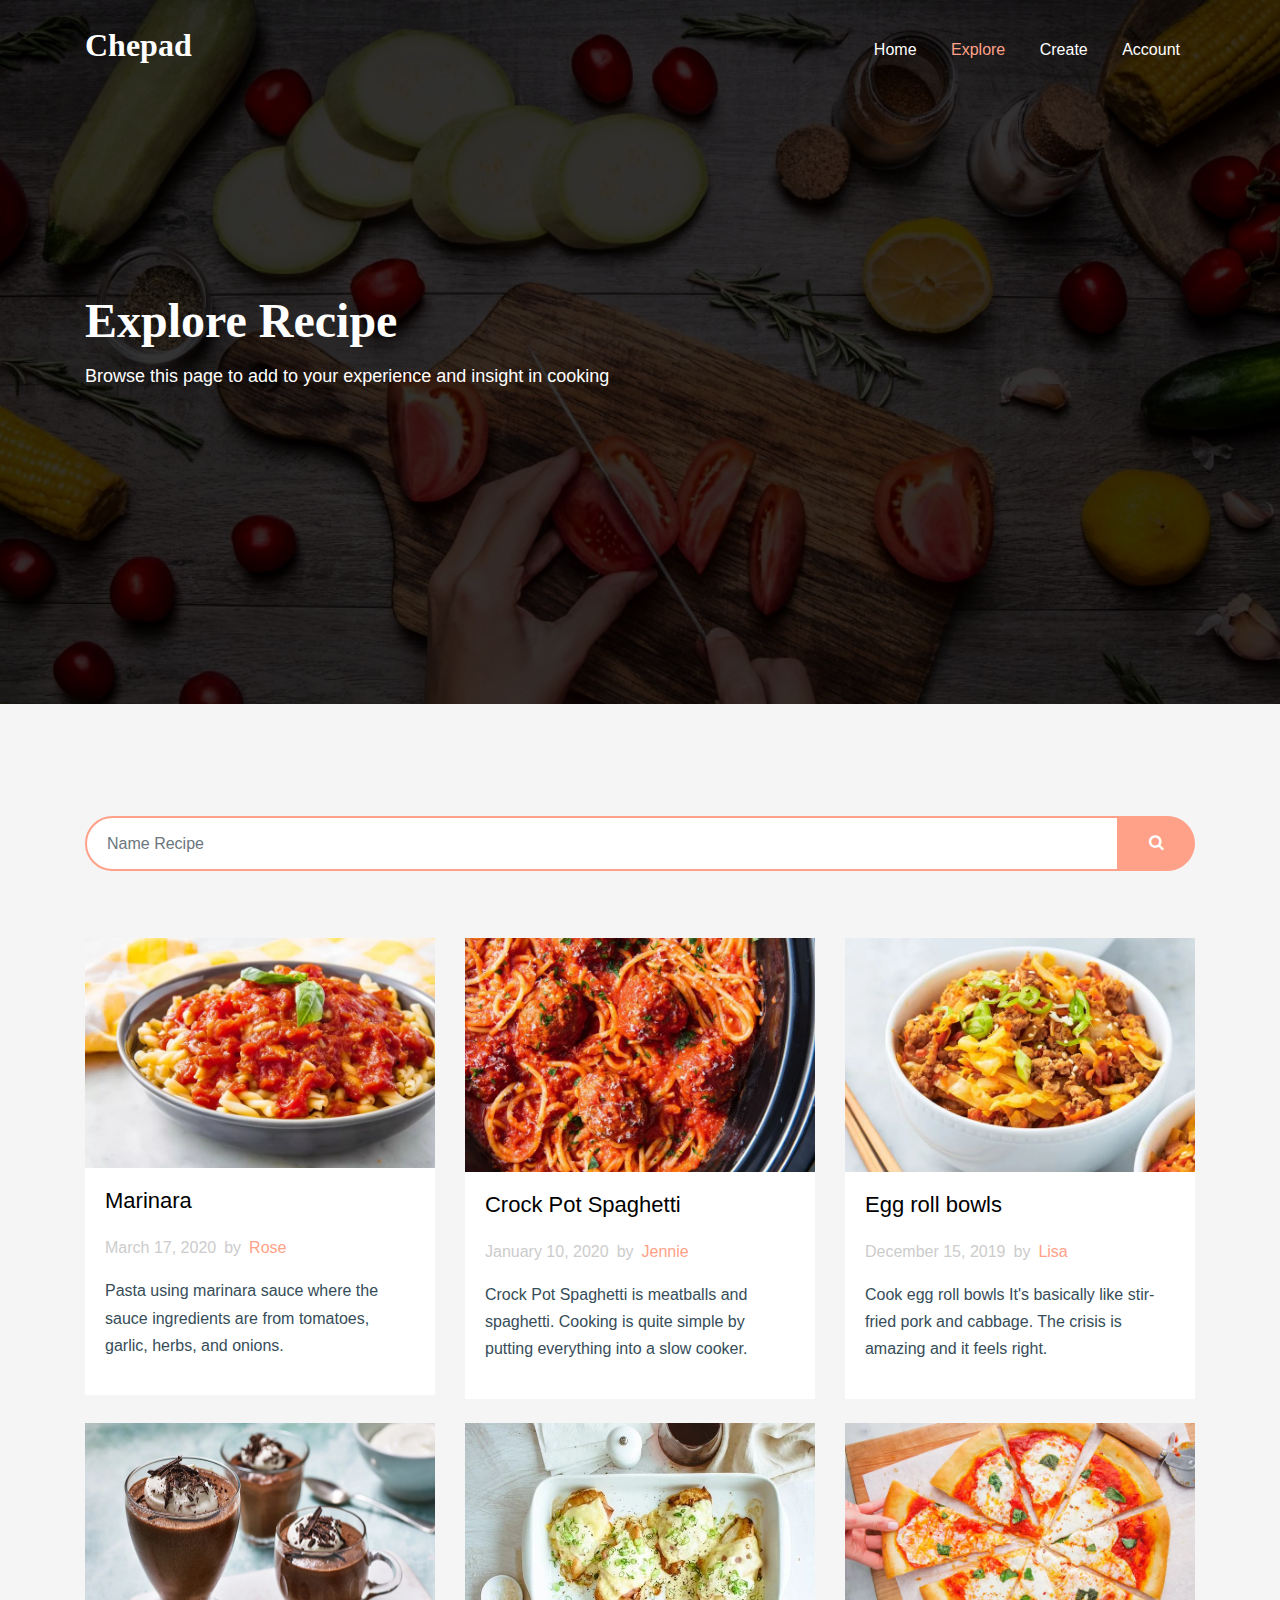
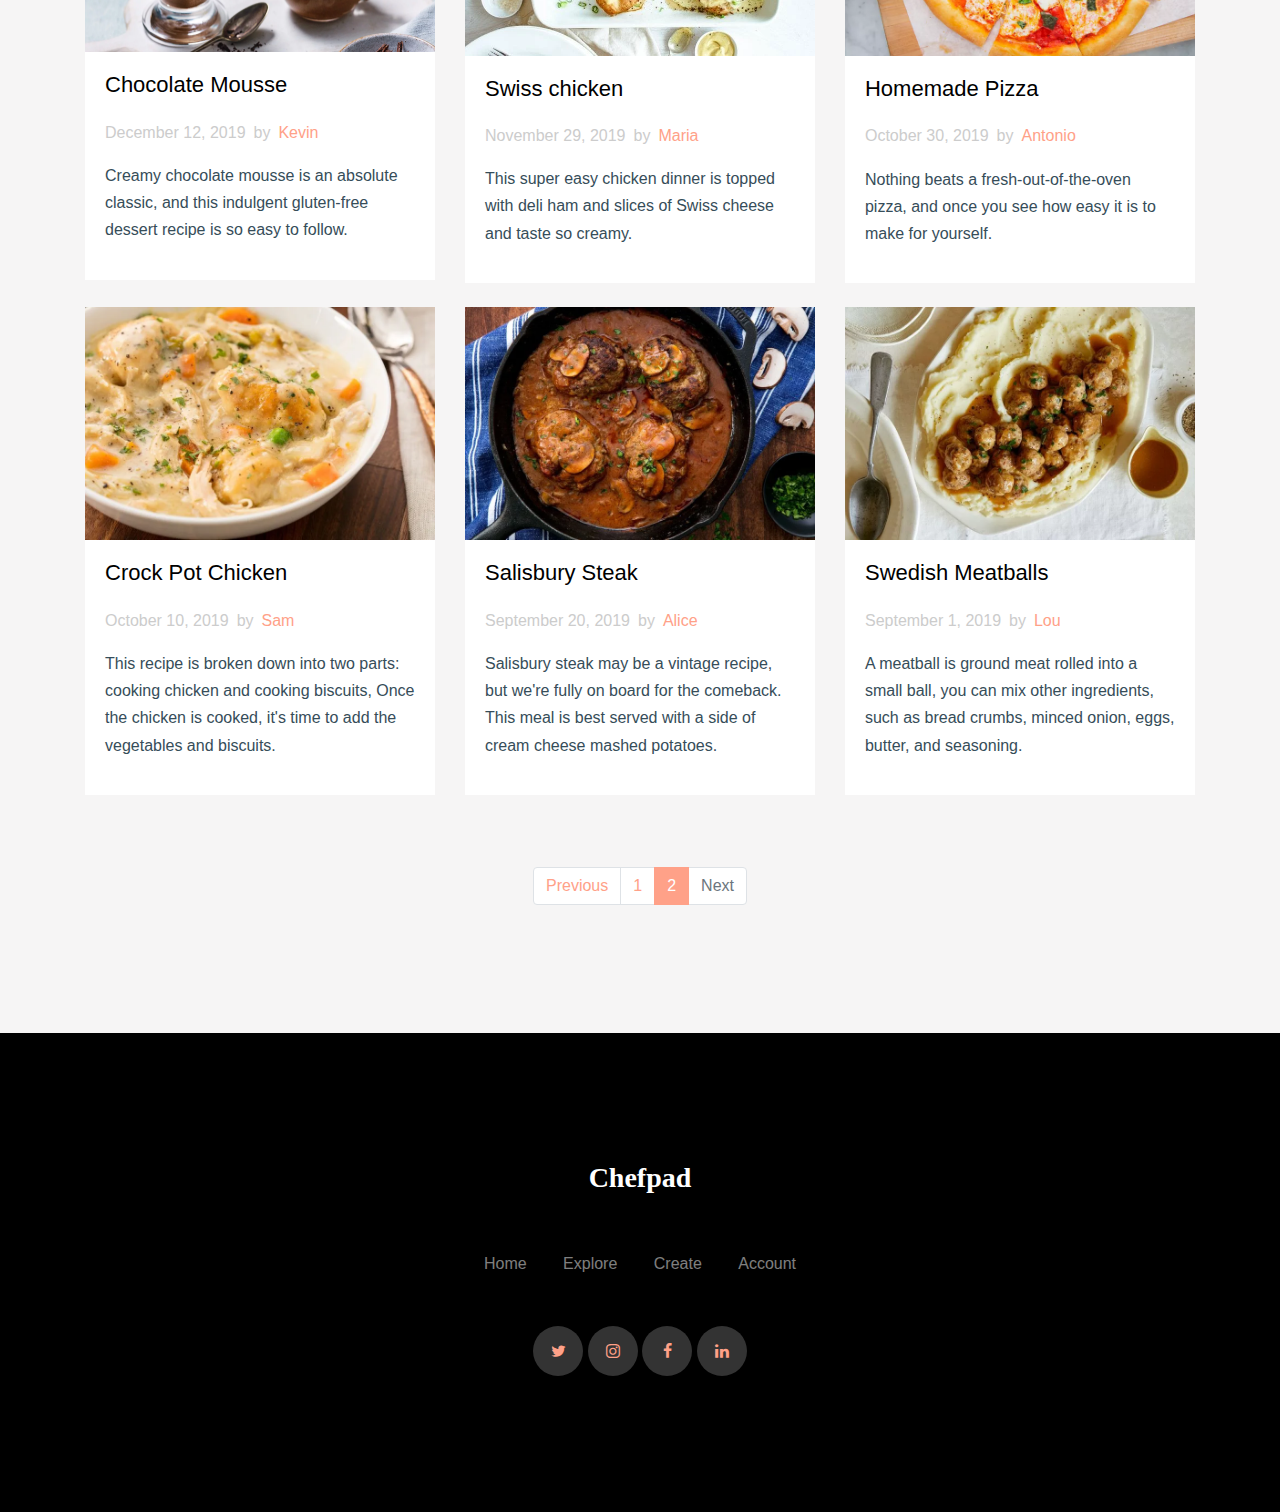
<file: explore2.html>
<!doctype html>
<html lang="en">

  <head>
    <title>Chepad</title>
    <link rel="icon" href="/images/icon_chef_128.png" type="image/png">
    <meta charset="utf-8">
    <meta name="viewport" content="width=device-width, initial-scale=1, shrink-to-fit=no">

    <link href="https://fonts.googleapis.com/css?family=Muli:400,700|Playfair+Display:400,900&display=swap" rel="stylesheet">

    <link rel="stylesheet" href="fonts/icomoon/style.css">

    <link rel="stylesheet" href="css/bootstrap.min.css">
    <link rel="stylesheet" href="css/bootstrap-datepicker.css">
    <link rel="stylesheet" href="css/jquery.fancybox.min.css">
    <link rel="stylesheet" href="css/owl.carousel.min.css">
    <link rel="stylesheet" href="css/owl.theme.default.min.css">
    <link rel="stylesheet" href="fonts/flaticon/font/flaticon.css">
    <link rel="stylesheet" href="css/aos.css">
    <link rel="manifest" href="/manifest.json">

    <!-- MAIN CSS -->
    <link rel="stylesheet" href="css/style.css">
    <script src="js/data.js"></script>


     <style>

      .pagination {
         justify-content: center;
      }


    </style>

  </head>

  <body data-spy="scroll" data-target=".site-navbar-target" data-offset="300">

    
    <div class="site-wrap" id="home-section">

      <div class="site-mobile-menu site-navbar-target">
        <div class="site-mobile-menu-header">
          <div class="site-mobile-menu-close mt-3">
            <span class="icon-close2 js-menu-toggle"></span>
          </div>
        </div>
        <div class="site-mobile-menu-body"></div>
      </div>



      <header class="site-navbar site-navbar-target" role="banner">

        <div class="container">
          <div class="row align-items-center position-relative">

            <div class="col-3 ">
              <div class="site-logo serif">
                  <h2 class="text-white" style="font-weight: bold;">Chepad</h2>
              </div>
            </div>

            <div class="col-9  text-right">
              
              <span class="d-inline-block d-lg-none"><a href="#" class="text-white site-menu-toggle js-menu-toggle py-5 text-white"><span class="icon-menu h3 text-white"></span></a></span>

              <nav class="site-navigation text-right ml-auto d-none d-lg-block" role="navigation">
                <ul class="site-menu main-menu js-clone-nav ml-auto ">
                  <li><a href="index.html" class="nav-link">Home</a></li>
                  <li  class="active"><a href="explore.html" class="nav-link">Explore</a></li>
                  <li><a href="myrecipe.html" class="nav-link">Create</a></li>
                  <li><a href="account.html" class="nav-link">Account</a></li>
                </ul>
              </nav>
            </div>

            
          </div>
        </div>

      </header>

    <div class="ftco-blocks-cover-1">
      <div class="site-section-cover bg-image overlay"  style="background-image: url('images/explore_cover.jpg')">
        <div class="container">
          <div class="row align-items-center">
            <div class="col-md-7">
              <h1 class="mb-3">Explore Recipe</h1>
              <p>Browse this page to add to your experience and insight in cooking </p>
              <!-- <p><a href="#" class="btn btn-primary">Learn More</a></p> -->
            </div>
          </div>
        </div>
      </div>
    </div>

    <div class="site-section bg-light">
      <div class="container">
       <div class="row">
          <div class="input-group col-lg-12 mb-4">
            <div class="input-group mb-3">
              <input type="text" class="form-control" placeholder="Name Recipe" aria-label="Recipient's username" aria-describedby="basic-addon2" style="border-radius: 30px 0px 0px 30px; border-width: 2px; border-color: #FFA188; padding-left: 20px;">
              <div class="input-group-append">
                <button class="btn btn-outline-secondary" type="button" style="background-color: #FFA188; color: white; border-color: #FFA188; font-family: sans-serif;"><span class="icon-search"></span></button>
              </div>
             </div>             
            </div>
        </div>
        <br>


        <div class="row" id="list_recipe">
          
          <script>
            var result_recipe="";
            var z = 7;
            for(z in detail_recipe){
               result_recipe += "<div class='col-lg-4 col-md-6 mb-4'><div class='post-entry-1 h-100'><a href='detail_recipe.html?id="+ detail_recipe[z].id +"'><img src="+ detail_recipe[z].Image_Recipe +" alt='Image' class='img-fluid'></a><div class='post-entry-1-contents'><h2><a href='detail_recipe.html?id="+ detail_recipe[z].id +"'>"+ detail_recipe[z].Name +"</a></h2><span class='meta d-inline-block mb-3'>"+ detail_recipe[z].Date +"<span class='mx-2'>by</span><a href='detail_recipe.html?id="+ detail_recipe[z].id +"'>"+ detail_recipe[z].Create_by +"</a></span><p>"+ detail_recipe[z].short_desc +"</p></div></div></div>"
            }
            document.getElementById("list_recipe").innerHTML = result_recipe;
          </script>
        

          <div class="col-12 mt-5">
        
           <ul class="pagination">
                <li class="page-item">
                  <a class="page-link" href="explore.html">Previous</a>
                </li>
                 <li class="page-item"><a class="page-link" href="explore.html">1</a></li>
                 <li class="page-item active">
                   <a class="page-link" href="#">2 <span class="sr-only">(current)</span></a>
                 </li>
                <li class="page-item disabled">
                  <span class="page-link" href="#">Next</span>
                </li>
              </ul>
          </div>
        </div>
      </div>
    </div>

    

    

    <footer class="site-footer bg-image overlay" style="background-image: url('images/Ingredients.jpg')">
      <div class="container">
        <div class="row">
          <div class="col-12 text-center mb-5">
            <h3 class="font-weight-bold serif text-white">Chefpad</h3>
          </div>
          <div class="col-12 text-center mb-5">
            <a href="index.html" class="">Home</a>
            <span class="mx-3"></span>
            <a href="explore.html" class="">Explore</a>
            <span class="mx-3"></span>
            <a href="myrecipe.html" class="">Create</a>
            <span class="mx-3"></span>
            <a href="account.html" class="">Account</a>
          </div>
          <div class="col-12">
            <div class="social_29128 white text-center">
              
              <a href="#"><span class="icon-twitter"></span></a>
              <a href="#"><span class="icon-instagram"></span></a>
              <a href="#"><span class="icon-facebook"></span></a>
              <a href="#"><span class="icon-linkedin"></span></a>
              
            </div>
          </div>
        </div>
        

        </div>
      </div>
    </footer>

    </div>

    <script src="js/jquery-3.3.1.min.js"></script>
    <script src="js/jquery-migrate-3.0.0.js"></script>
    <script src="js/popper.min.js"></script>
    <script src="js/bootstrap.min.js"></script>
    <script src="js/owl.carousel.min.js"></script>
    <script src="js/jquery.sticky.js"></script>
    <script src="js/jquery.waypoints.min.js"></script>
    <script src="js/jquery.animateNumber.min.js"></script>
    <script src="js/jquery.fancybox.min.js"></script>
    <script src="js/jquery.stellar.min.js"></script>
    <script src="js/jquery.easing.1.3.js"></script>
    <script src="js/bootstrap-datepicker.min.js"></script>
    <script src="js/aos.js"></script>

    <script src="js/main.js"></script>

  </body>

</html>
</file>
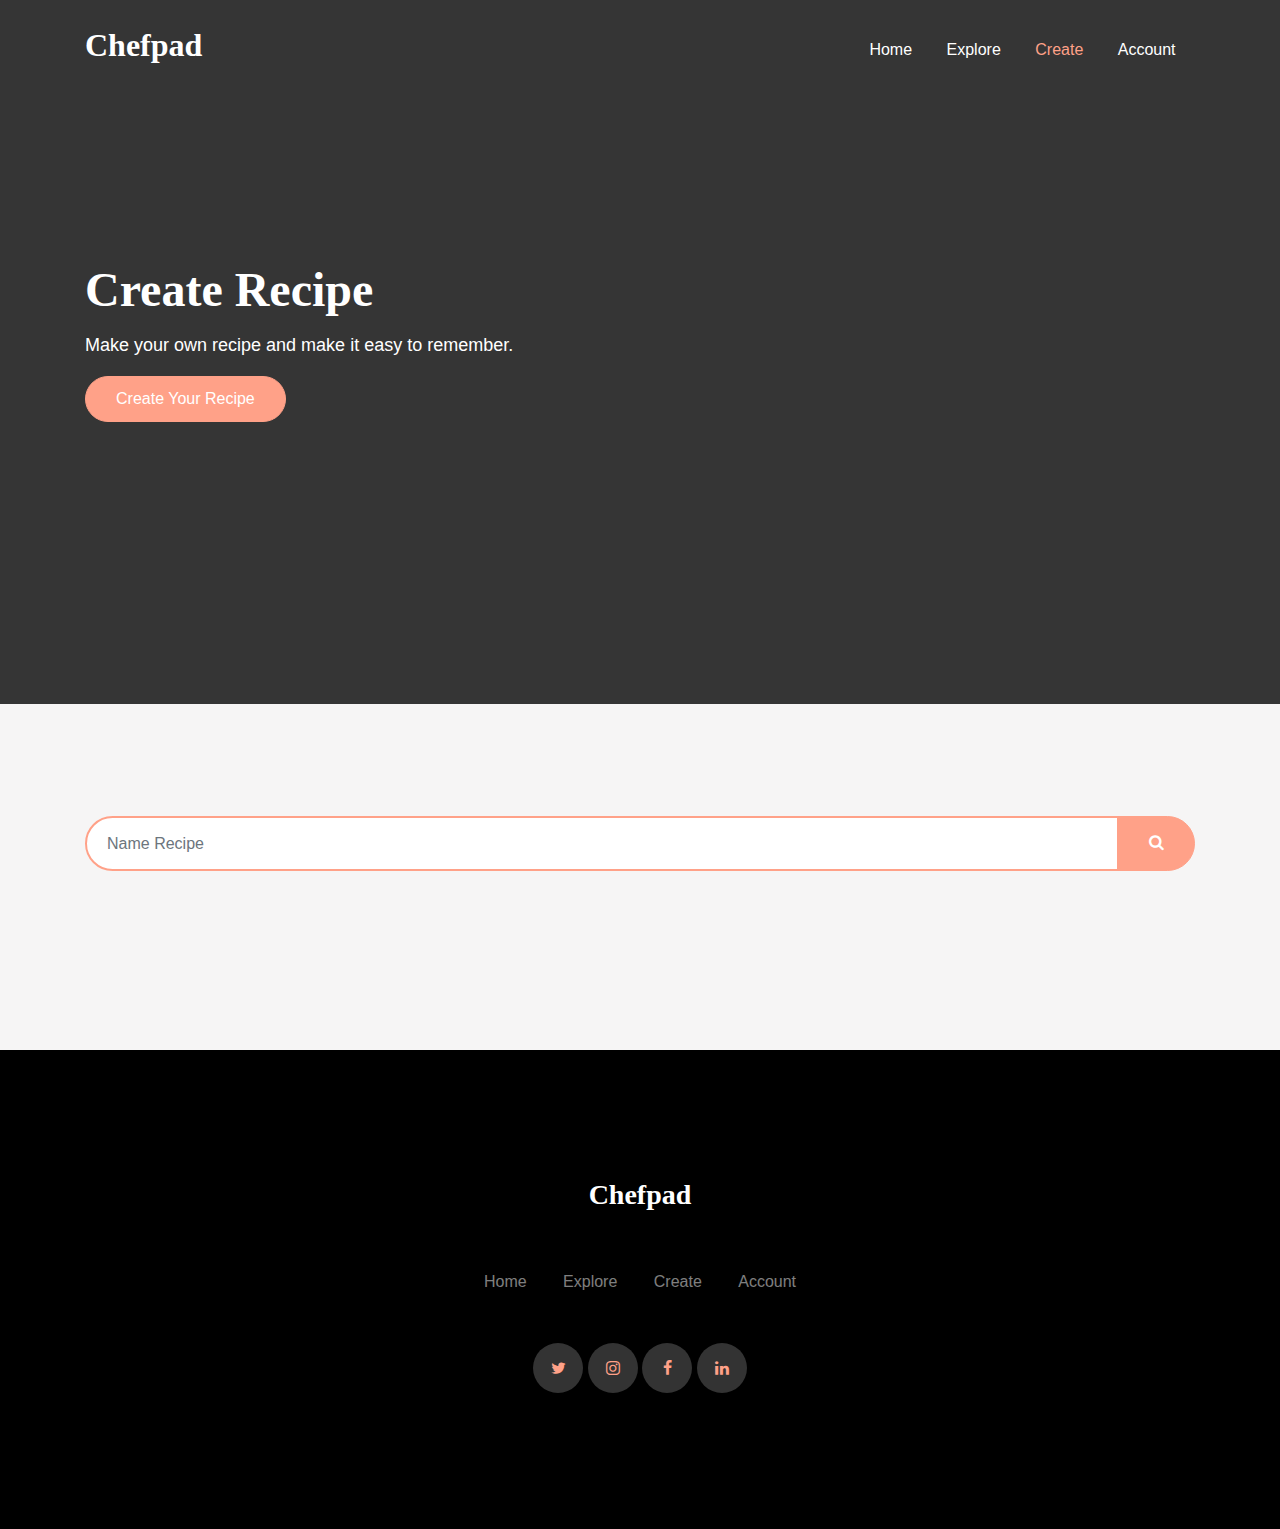
<file: myrecipe.html>
<!doctype html>
<html lang="en">

<head>
  <title>Chepad</title>
  <link rel="icon" href="/images/icon_chef_128.png" type="image/png">
  <meta charset="utf-8">
  <meta name="viewport" content="width=device-width, initial-scale=1, shrink-to-fit=no">

  <link rel="preload" href="https://fonts.googleapis.com/css?family=Muli:400,700|Playfair+Display:400,900&display=swap" as="style" onload="this.onload=null;this.rel='stylesheet'">
  <noscript><link rel="stylesheet" href="https://fonts.googleapis.com/css?family=Muli:400,700|Playfair+Display:400,900&display=swap"></noscript>
  <link rel="preload" href="fonts/icomoon/style.css" as="style" onload="this.onload=null;this.rel='stylesheet'">
  <noscript><link rel="stylesheet" href="fonts/icomoon/style.css"></noscript>
  <link rel="preload" href="css/bootstrap.min.css" as="style" onload="this.onload=null;this.rel='stylesheet'">
  <noscript><link rel="stylesheet" href="css/bootstrap.min.css"></noscript>
  <link rel="preload" href="css/bootstrap-datepicker.css" as="style" onload="this.onload=null;this.rel='stylesheet'">
  <noscript><link rel="stylesheet" href="css/bootstrap-datepicker.css"></noscript>
  <link rel="preload" href="css/jquery.fancybox.min.css" as="style" onload="this.onload=null;this.rel='stylesheet'">
  <noscript><link rel="stylesheet" href="css/jquery.fancybox.min.css"></noscript>
  <link rel="preload" href="css/owl.carousel.min.css" as="style" onload="this.onload=null;this.rel='stylesheet'">
  <noscript><link rel="stylesheet" href="css/owl.carousel.min.css"></noscript>
  <link rel="preload" href="css/owl.theme.default.min.css" as="style" onload="this.onload=null;this.rel='stylesheet'">
  <noscript><link rel="stylesheet" href="css/owl.theme.default.min.css"></noscript>
  <link rel="preload" href="fonts/flaticon/font/flaticon.css" as="style" onload="this.onload=null;this.rel='stylesheet'">
  <noscript><link rel="stylesheet" href="fonts/flaticon/font/flaticon.css"></noscript>
  <link rel="preload" href="css/aos.css" as="style" onload="this.onload=null;this.rel='stylesheet'">
  <noscript><link rel="stylesheet" href="css/aos.css"></noscript>
  <link rel="manifest" href="/manifest.json">
  <link rel="apple-touch-icon" href="/images/icons/apple_icon_chef_114.png" sizes="114x114">
  <link rel="apple-touch-icon" href="/src/images/icons/apple_icon_chef_180.png" sizes="180x180">
  <meta name="theme-color" content="#FFA188">

  <!-- MAIN CSS -->
  <link rel="preload" href="css/style.css" as="style" onload="this.onload=null;this.rel='stylesheet'">
  <noscript><link rel="stylesheet" href="css/style.css"></noscript>
  <script defer src="https://www.gstatic.com/firebasejs/7.15.0/firebase-app.js"></script>
  <script defer src="https://www.gstatic.com/firebasejs/7.15.0/firebase-auth.js"></script>
  <script defer src="https://www.gstatic.com/firebasejs/7.15.0/firebase-firestore.js"></script>
  <script defer src="https://www.gstatic.com/firebasejs/7.15.0/firebase-storage.js"></script>
  <script defer src="js/database.js"></script>
  <script src="js/jquery-3.3.1.min.js"></script>



  <script>
    $(function() {
      $("#navbar").load("navbar.html");

    })
  </script>

  <!-- <script>
      config_file();
      const db = firebase.firestore();
    </script> -->

  <!-- <script>
    // Your web app's Firebase configuration
    
    firebase.auth().onAuthStateChanged(function(user) {
      if (user) {} else {
        alert("Anda belum login, login terlebih dahulu");
        window.location.href = "/account.html";
      }
    })
  </script> -->


  <style>
    .pagination {
      justify-content: center;
    }

    .fab {
      width: 70px;
      height: 70px;
      background-color: red;
      border-radius: 50%;
      box-shadow: 0 6px 10px 0 #666;

      font-size: 50px;
      line-height: 70px;
      color: white;
      text-align: center;

      position: fixed;
      right: 50px;
      bottom: 5px;

      transition: all 0.1s ease-in-out;
    }

    .fab:hover {
      box-shadow: 0 6px 14px 0 #666;
      transform: scale(1.05);
    }
  </style>

</head>

<body data-spy="scroll" data-target=".site-navbar-target" data-offset="300">


  <div class="site-wrap" id="home-section">

    <div id="navbar">
    </div>


    <div class="ftco-blocks-cover-1">
      <div class="site-section-cover bg-image overlay" style="background-image: url('https://firebasestorage.googleapis.com/v0/b/webchefpad-1e9bd.appspot.com/o/static%2Fcreate_bg.webp?alt=media&token=f120ab3e-5068-4834-b113-6f9731f08642')">
        <div class="container">
          <div class="row align-items-center">
            <div class="col-md-7">
              <h1 class="mb-3">Create Recipe</h1>
              <p>Make your own recipe and make it easy to remember.</p>
              <p><a href="create_recipe.html" class="btn btn-primary">Create Your Recipe</a></p>
              <!--   <input type="text" class="form-control form-rounded" placeholder="Text input">
              <br>
              <p><a href="#" class="btn btn-primary">Learn More</a></p>
              </div> -->
            </div>
          </div>
        </div>
      </div>


      <div class="site-section bg-light">
        <div class="container">
          <div class="row">
            <div class="input-group col-lg-12 mb-4">
              <div class="input-group mb-3">
                <input type="text" class="form-control" placeholder="Name Recipe" aria-label="Recipien name" autocomplete="off" id="search_myrecipe" aria-describedby="basic-addon2"
                  style="border-radius: 30px 0px 0px 30px; border-width: 2px; border-color: #FFA188; padding-left: 20px;">
                <div class="input-group-append">
                  <button class="btn btn-outline-secondary" type="button" aria-label="search" style="background-color: #FFA188; color: white; border-color: #FFA188; font-family: sans-serif;"><span class="icon-search"></span></button>
                </div>
              </div>
            </div>
          </div>
          <br>
          <div class="recipes row" id="listmyrecipe">

          </div>
        </div>
      </div>

      <footer class="site-footer bg-image overlay" style="background-image: url('images/Ingredients.webp')">
        <div class="container">
          <div class="row">
            <div class="col-12 text-center mb-5">
              <h3 class="font-weight-bold serif text-white">Chefpad</h3>
            </div>
            <div class="col-12 text-center mb-5">
              <a href="index.html" class="">Home</a>
              <span class="mx-3"></span>
              <a href="explore.html" class="">Explore</a>
              <span class="mx-3"></span>
              <a href="myrecipe.html" class="">Create</a>
              <span class="mx-3"></span>
              <a href="account.html" class="">Account</a>
            </div>
            <div class="col-12">
              <div class="social_29128 white text-center">
                <a href="#"><span class="icon-twitter"></span></a>
                <a href="#"><span class="icon-instagram"></span></a>
                <a href="#"><span class="icon-facebook"></span></a>
                <a href="#"><span class="icon-linkedin"></span></a>
              </div>
            </div>
          </div>
        </div>
    </div>
    </footer>
  </div>
  <script src="js/jquery-migrate-3.0.0.js"></script>
  <script src="js/popper.min.js"></script>
  <script src="js/bootstrap.min.js"></script>
  <script src="js/owl.carousel.min.js"></script>
  <script src="js/jquery.sticky.js"></script>
  <script src="js/jquery.waypoints.min.js"></script>
  <script src="js/jquery.animateNumber.min.js"></script>
  <script src="js/jquery.fancybox.min.js"></script>
  <script src="js/jquery.stellar.min.js"></script>
  <script src="js/jquery.easing.1.3.js"></script>
  <script src="js/bootstrap-datepicker.min.js"></script>
  <script src="js/aos.js"></script>
  <script src="js/main.js"></script>
  <script src="js/app.js"></script>
  <!-- <script src="js/db.js"></script> -->
 
  <script>
    $(document).ready(function() {
      config_file();
      check_signin();
      firebase.auth().onAuthStateChanged(function(user) {
        if (user) {
        } else {
          alert("Anda belum login, login terlebih dahulu");
          window.location.href = "/account.html";
        }
      })
      $('<script/>',{type:'text/javascript', src:'js/db.js'}).appendTo('head');
      $('<script/>',{type:'text/javascript', src:'js/ui.js'}).appendTo('head');
      $("#search_myrecipe").on("keyup", function() {
        var value = $(this).val().toLowerCase();
        document.getElementById("listmyrecipe").innerHTML = "";
        db.collection('recipes').doc(firebase.auth().currentUser.uid).collection('list_recipes').onSnapshot((snapshot) => {
          // console.log(snapshot.docChanges());
          snapshot.docChanges().forEach((change => {
            var temp = change.doc.data().title.toLowerCase();
            if (temp.indexOf(value) > -1) {
              renderRecipe(change.doc.data(), change.doc.id);
            }
          }))
        })

      });
    });
  </script>

  <!-- <script src="js/db.js"></script>
  <script src="js/ui.js"></script> -->
</body>
</html>
</file>
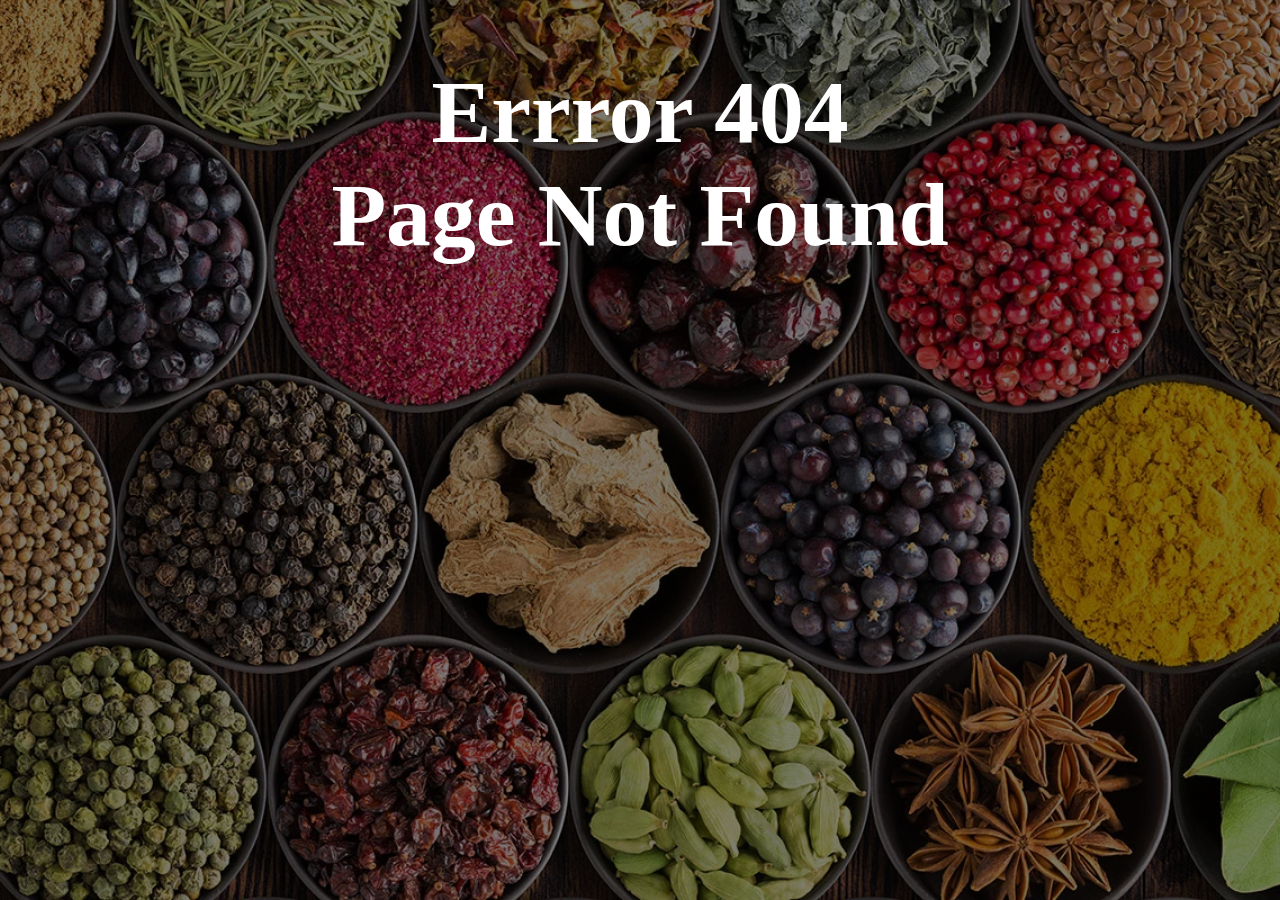
<file: offline.html>
<!doctype html>
<html lang="en">

<head>
  <title>Chefpad</title>
  <link rel="icon" href="/images/icon_chef_128.png" type="image/png">
  <meta charset="utf-8">
  <meta name="viewport" content="width=device-width, initial-scale=1, shrink-to-fit=no">
  <link rel="manifest" href="/manifest.json">
  <link rel="apple-touch-icon" href="/images/icons/apple_icon_chef_114.png" sizes="114x114">
  <link rel="apple-touch-icon" href="/src/images/icons/apple_icon_chef_180.png" sizes="180x180">
  <meta name="theme-color" content="#FFA188">


  <meta name="msapplication-TileImage" content="/images/icon_chef_128.png">

    <style>
        body, html {
            height: 100%;
            margin: 0;
            }

            .bg_offline {
                position: fixed; 
                top: 0; 
                left: 0; 

                /* Preserve aspet ratio */
                min-width: 100%;
                min-height: 100%;
                background: linear-gradient( rgba(0, 0, 0, 0.5), rgba(0, 0, 0, 0.5) ), url('images/Ingredients.webp');
                background-position: center;
                background-repeat: no-repeat;
                background-size: cover;

            }

            h1{
                text-align: center;
                color: white;
                font-size: 7vw;
            }
            

            
    </style>

</head>

  <body>
        <div class="bg_offline">
                <h1>Errror 404<br>Page Not Found</h1>
        </div>
  </body>
  
</html>
</file>
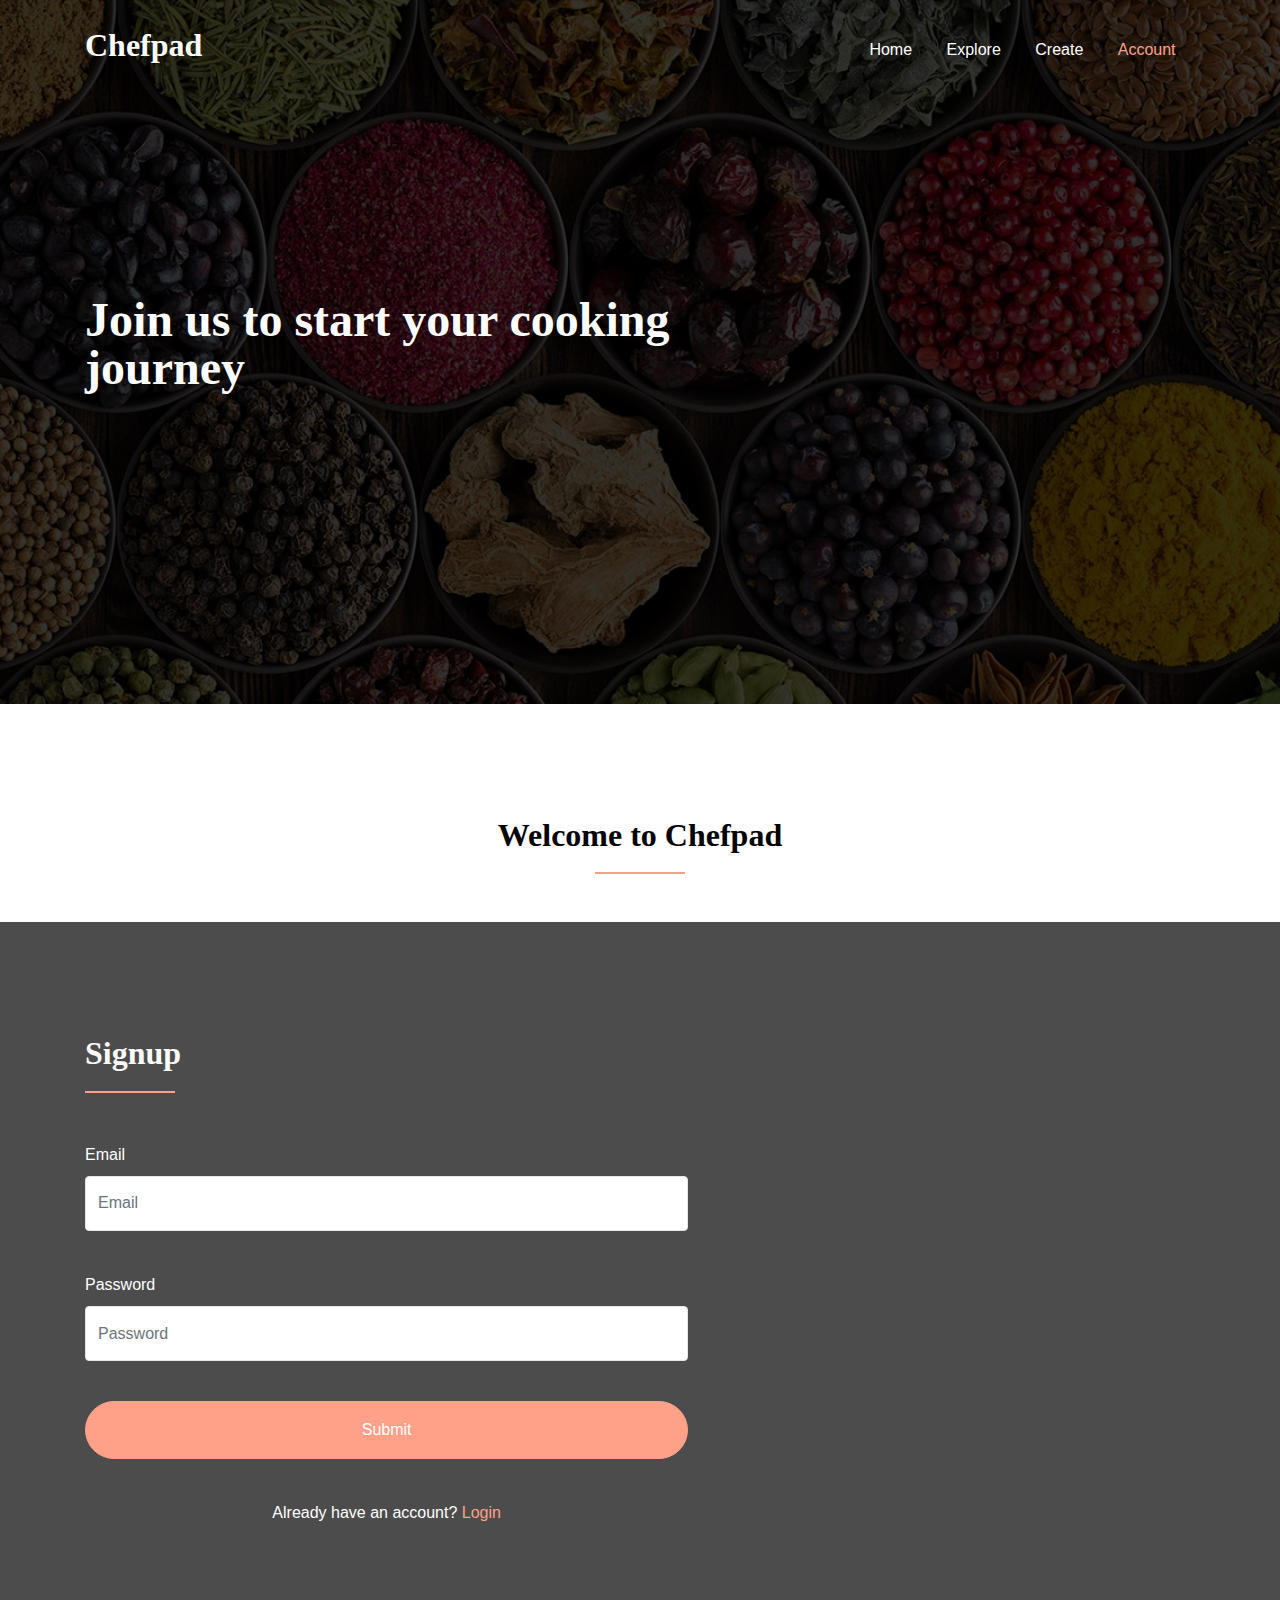
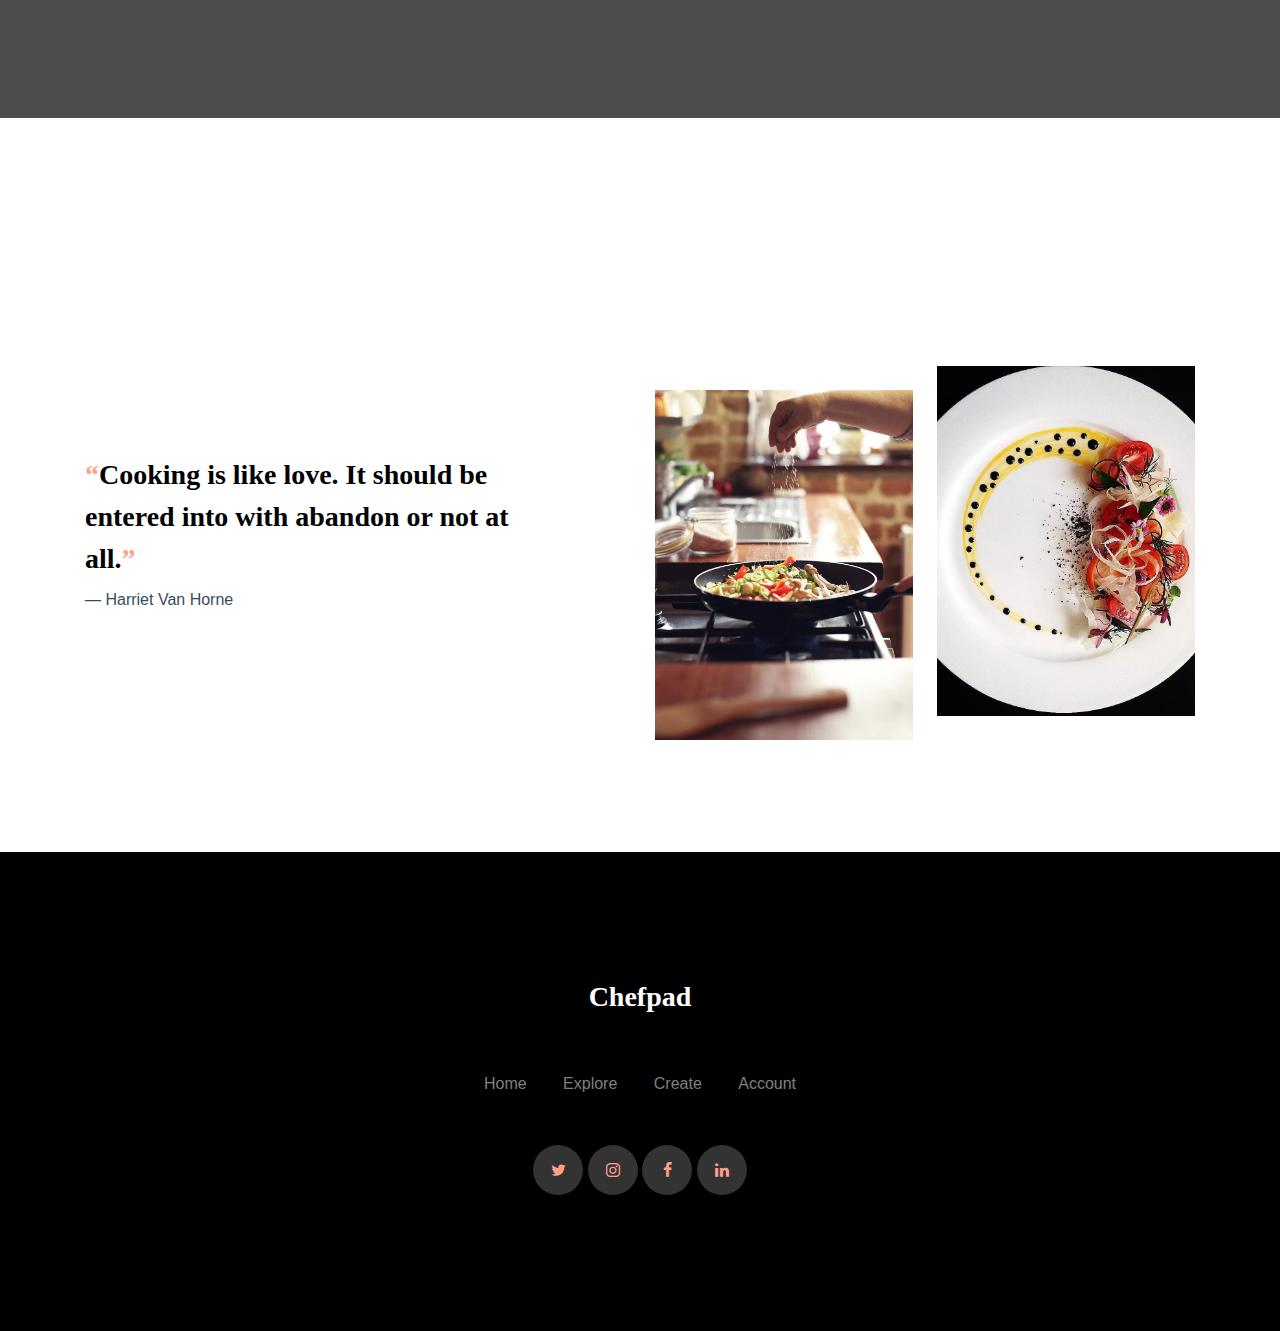
<file: signup.html>
<!doctype html>
<html lang="en">

<head>
  <title>Chefpad</title>
  <link rel="icon" href="/images/icon_chef_128.png" type="image/png">
  <meta charset="utf-8">
  <meta name="viewport" content="width=device-width, initial-scale=1, shrink-to-fit=no">

  <link rel="preload" href="https://fonts.googleapis.com/css?family=Muli:400,700|Playfair+Display:400,900&display=swap" as="style" onload="this.onload=null;this.rel='stylesheet'">
  <noscript><link rel="stylesheet" href="https://fonts.googleapis.com/css?family=Muli:400,700|Playfair+Display:400,900&display=swap"></noscript>
  <link rel="preload" href="fonts/icomoon/style.css" as="style" onload="this.onload=null;this.rel='stylesheet'">
  <noscript><link rel="stylesheet" href="fonts/icomoon/style.css"></noscript>
  <link rel="preload" href="css/bootstrap.min.css" as="style" onload="this.onload=null;this.rel='stylesheet'">
  <noscript><link rel="stylesheet" href="css/bootstrap.min.css"></noscript>
  <link rel="preload" href="css/bootstrap-datepicker.css" as="style" onload="this.onload=null;this.rel='stylesheet'">
  <noscript><link rel="stylesheet" href="css/bootstrap-datepicker.css"></noscript>
  <link rel="preload" href="css/jquery.fancybox.min.css" as="style" onload="this.onload=null;this.rel='stylesheet'">
  <noscript><link rel="stylesheet" href="css/jquery.fancybox.min.css"></noscript>
  <link rel="preload" href="css/owl.carousel.min.css" as="style" onload="this.onload=null;this.rel='stylesheet'">
  <noscript><link rel="stylesheet" href="css/owl.carousel.min.css"></noscript>
  <link rel="preload" href="css/owl.theme.default.min.css" as="style" onload="this.onload=null;this.rel='stylesheet'">
  <noscript><link rel="stylesheet" href="css/owl.theme.default.min.css"></noscript>
  <link rel="preload" href="fonts/flaticon/font/flaticon.css" as="style" onload="this.onload=null;this.rel='stylesheet'">
  <noscript><link rel="stylesheet" href="fonts/flaticon/font/flaticon.css"></noscript>
  <link rel="preload" href="css/aos.css" as="style" onload="this.onload=null;this.rel='stylesheet'">
  <noscript><link rel="stylesheet" href="css/aos.css"></noscript>
  <link rel="manifest" href="/manifest.json">
  <link rel="apple-touch-icon" href="/images/icons/apple_icon_chef_114.png" sizes="114x114">
  <link rel="apple-touch-icon" href="/src/images/icons/apple_icon_chef_180.png" sizes="180x180">
  <meta name="theme-color" content="#FFA188">

  <!-- MAIN CSS -->
  <link rel="preload" href="css/style.css" as="style" onload="this.onload=null;this.rel='stylesheet'">
  <noscript><link rel="stylesheet" href="css/style.css"></noscript>
  <script defer src="https://www.gstatic.com/firebasejs/7.15.0/firebase-app.js"></script>
  <script defer src="https://www.gstatic.com/firebasejs/7.15.0/firebase-auth.js"></script>
  <script defer src="https://www.gstatic.com/firebasejs/7.15.0/firebase-firestore.js"></script>
  <script src="js/jquery-3.3.1.min.js"></script>

  <script>
    $(function(){
    $("#navbar").load("navbar.html");

    })
  </script>


  <style>
    .picture {
      width: 106px;
      height: 106px;
      background-color: #999999;
      border: 4px solid #CCCCCC;
      color: #FFFFFF;
      border-radius: 50%;
      margin: 0px auto;
      overflow: hidden;
      transition: all 0.2s;
      -webkit-transition: all 0.2s;
    }

    .picture:hover {
      border-color: #2ca8ff;
    }

    .content.ct-wizard-green .picture:hover {
      border-color: #05ae0e;
    }

    .content.ct-wizard-blue .picture:hover {
      border-color: #3472f7;
    }

    .content.ct-wizard-orange .picture:hover {
      border-color: #ff9500;
    }

    .content.ct-wizard-red .picture:hover {
      border-color: #ff3b30;
    }

    .picture input[type="file"] {
      cursor: pointer;
      display: block;
      height: 100%;
      left: 0;
      opacity: 0 !important;
      position: absolute;
      top: 0;
      width: 100%;
    }

    .picture-src {
      width: 100%;

    }
  </style>

</head>

<body data-spy="scroll" data-target=".site-navbar-target" data-offset="300">


  <div class="site-wrap" id="home-section">

    <div id="navbar">
    </div>


    <div class="ftco-blocks-cover-1">
      <div class="site-section-cover bg-image overlay" style="background-image: url('images/Ingredients.webp')">
        <div class="container">
          <div class="row align-items-center">
            <div class="col-md-7">
              <h1 class="mb-3">Join us to start your cooking journey</h1>
              <!--  <p><a href="#" class="btn btn-primary">Learn More</a></p> -->
            </div>
          </div>
        </div>
      </div>
    </div>






    <div class="site-section">

      <div class="text-center">
        <h2 class="heading-border-bottom font-weight-bold serif text-black mb-5 text-center">Welcome to Chefpad</h2>
      </div>

      <div class="site-section bg-image overlay features_75651" style="background-image: url('images/about_cook_1.webp')">
        <div class="container">
          <div class="row">
            <div class="col-12">
              <h2 class="heading-border-bottom font-weight-bold serif text-white mb-5">Signup</h2>
            </div>
          </div>

          <div class="row">
            <div class="col-lg-8 mb-5">
              <form action="#" method="post">

               

                <div class="form-group row">
                  <div class="col-md-10 mb-4">
                    <label for="email" style="color: white;">Email</label>
                    <input type="email" id="email" class="form-control" placeholder="Email">
                  </div>
                </div>

                <div class="form-group row">
                  <div class="col-md-10 mb-4">
                    <label for="password" style="color: white;">Password</label>
                    <input type="password" id="password" class="form-control" placeholder="Password">
                  </div>
                </div>

                <!-- <div class="form-group row">
                  <div class="col-md-10 mb-4">
                    <textarea name="" id="address" class="form-control" placeholder="Address" cols="30" rows="10"></textarea>
                  </div>
                </div> -->

                <div class="form-group row">
                  <div class="col-md-10 mr-auto mb-4">
                    <input onclick="signup_authentication()"  type="button" class="btn btn-block btn-primary text-white py-3 px-5" value="Submit">
                  </div>
                </div>

                <div class="form-group row">
                  <div class="col-md-10 mr-auto">
                    <div class="text-center">
                      <p style="color:white;">Already have an account? <a href="account.html">Login</a></p>
                    </div>
                  </div>

                </div>
              </form>
            </div>

          </div>

        </div>
      </div>

    </div>

    <div class="site-section">
      <div class="container">
        <div class="row align-items-center">
          <div class="col-md-5 mr-auto">
            <blockquote class="testimonial_38201">
              <p class="serif h3 font-weight-bold testimonial_38201"><span class="text-primary">&ldquo;</span>Cooking is like love. It should be entered into with abandon or not at all.<span class="text-primary">&rdquo;</span></p>
              <p>&mdash; Harriet Van Horne</p>
            </blockquote>
          </div>
          <div class="col-md-6">
            <div class="d-flex align-items-center">
              <div class="bg-img-1 mr-md-4 mt-md-5" style="background-image: url('images/about_cook_1.webp'); "></div>
              <div class="bg-img-1" style="background-image: url('images/about_cook_2.webp'); "></div>
            </div>
          </div>
        </div>
      </div>
    </div>







    <footer class="site-footer bg-image overlay" style="background-image: url('images/Ingredients.jpg')">
      <div class="container">
        <div class="row">
          <div class="col-12 text-center mb-5">
            <h3 class="font-weight-bold serif text-white">Chefpad</h3>
          </div>
          <div class="col-12 text-center mb-5">
            <a href="index.html" class="">Home</a>
            <span class="mx-3"></span>
            <a href="explore.html" class="">Explore</a>
            <span class="mx-3"></span>
            <a href="myrecipe.html" class="">Create</a>
            <span class="mx-3"></span>
            <a href="account.html" class="">Account</a>
          </div>
          <div class="col-12">
            <div class="social_29128 white text-center">

              <a href="#"><span class="icon-twitter"></span></a>
              <a href="#"><span class="icon-instagram"></span></a>
              <a href="#"><span class="icon-facebook"></span></a>
              <a href="#"><span class="icon-linkedin"></span></a>

            </div>
          </div>
        </div>


      </div>
  </div>
  </footer>

  </div>



  <script src="js/jquery-migrate-3.0.0.js"></script>
  <script src="js/popper.min.js"></script>
  <script src="js/bootstrap.min.js"></script>
  <script src="js/owl.carousel.min.js"></script>
  <script src="js/jquery.sticky.js"></script>
  <script src="js/jquery.waypoints.min.js"></script>
  <script src="js/jquery.animateNumber.min.js"></script>
  <script src="js/jquery.fancybox.min.js"></script>
  <script src="js/jquery.stellar.min.js"></script>
  <script src="js/jquery.easing.1.3.js"></script>
  <script src="js/bootstrap-datepicker.min.js"></script>
  <script src="js/aos.js"></script>

  <script src="js/main.js"></script>
  <script src="js/app.js"></script>

  <!-- The core Firebase JS SDK is always required and must be listed first -->
  <!-- <script src="https://www.gstatic.com/firebasejs/7.14.4/firebase.js"></script> -->
  <script src="js/database.js"></script>
  <!-- TODO: Add SDKs for Firebase products that you want to use
           https://firebase.google.com/docs/web/setup#available-libraries -->
  <script>
    // Your web app's Firebase configuration
   $(document).ready(function() {
      config_file();

      firebase.auth().onAuthStateChanged(function(user) {
        if (user) {
          alert("Anda telah login");
          window.location.href = "/index.html";
        }
      })
  })
  </script>
  <script>


    function signup_authentication() {
      var username = document.getElementById("email").value;
      var password = document.getElementById("password").value;
      var res = firebase.auth().createUserWithEmailAndPassword(username, password);
      res.catch(function(err) {
        console.log(err.code);
        console.log(err.message);
      })
      if (res) {
        alert("Signup berhasil");
        window.location.href = "account.html";
      }
    }
    
  </script>

</body>

</html>
</file>
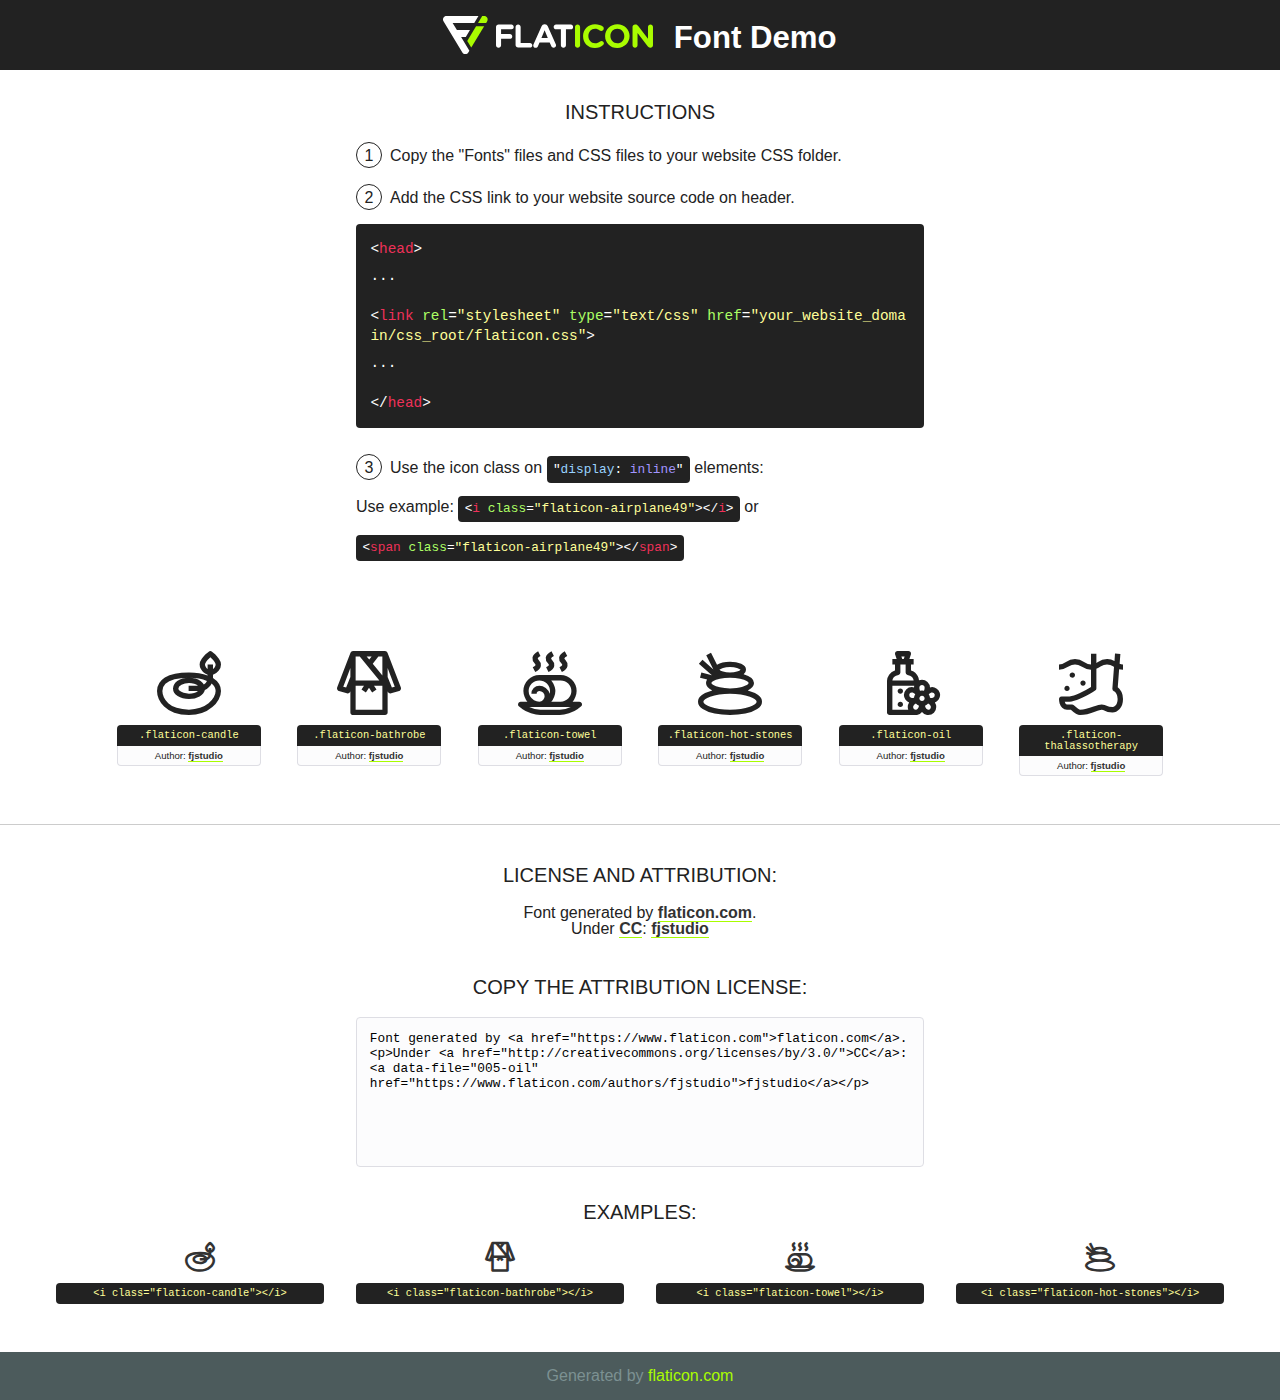
<file: fonts/flaticon/font/flaticon.html>
<!DOCTYPE html>
<!--
  Flaticon icon font: Flaticon
  Creation date: 05/09/2019 04:15
-->
<html>
<!DOCTYPE html>
<html>

<head>
    <title>Flaticon WebFont</title>
    <link href="http://fonts.googleapis.com/css?family=Varela+Round" rel="stylesheet" type="text/css" />
    <link rel="stylesheet" type="text/css" href="flaticon.css">
    <meta charset="UTF-8">
    <style>
    html, body, div, span, applet, object, iframe,
    h1, h2, h3, h4, h5, h6, p, blockquote, pre,
    a, abbr, acronym, address, big, cite, code,
    del, dfn, em, img, ins, kbd, q, s, samp,
    small, strike, strong, sub, sup, tt, var,
    b, u, i, center,
    dl, dt, dd, ol, ul, li,
    fieldset, form, label, legend,
    table, caption, tbody, tfoot, thead, tr, th, td,
    article, aside, canvas, details, embed, 
    figure, figcaption, footer, header, hgroup, 
    menu, nav, output, ruby, section, summary,
    time, mark, audio, video {
        margin: 0;
        padding: 0;
        border: 0;
        font-size: 100%;
        font: inherit;
        vertical-align: baseline;
    }
    /* HTML5 display-role reset for older browsers */
    article, aside, details, figcaption, figure, 
    footer, header, hgroup, menu, nav, section {
        display: block;
    }
    body {
        line-height: 1;
    }
    ol, ul {
        list-style: none;
    }
    blockquote, q {
        quotes: none;
    }
    blockquote:before, blockquote:after,
    q:before, q:after {
        content: '';
        content: none;
    }
    table {
        border-collapse: collapse;
        border-spacing: 0;
    }
    body {
        font-family: 'Varela Round', Helvetica, Arial, sans-serif;
        font-size: 16px;
        color: #222;
    }
    a {
        color: #333;
        border-bottom: 1px solid #a9fd00;
        font-weight: bold;
        text-decoration: none;
    }
    * {
        -moz-box-sizing: border-box;
        -webkit-box-sizing: border-box;
        box-sizing: border-box;
        margin: 0;
        padding: 0;
    }
    [class^="flaticon-"]:before, [class*=" flaticon-"]:before, [class^="flaticon-"]:after, [class*=" flaticon-"]:after {
        font-family: Flaticon;
        font-size: 30px;
        font-style: normal;
        margin-left: 20px;
        color: #333;
    }
    .wrapper {
        max-width: 600px;
        margin: auto;
        padding: 0 1em;
    }
    .title {
        font-size: 1.25em;
        text-align: center;
        margin-bottom: 1em;
        text-transform: uppercase;
    }
    header {
        text-align: center;
        background-color: #222;
        color: #fff;
        padding: 1em;
    }
    header .logo {
        width: 210px;
        height: 38px;
        display: inline-block;
        vertical-align: middle;
        margin-right: 1em;
        border: none;
    }
    header strong {
        font-size: 1.95em;
        font-weight: bold;
        vertical-align: middle;
        margin-top: 5px;
        display: inline-block;
    }
    .demo {
        margin: 2em auto;
        line-height: 1.25em;
    }
    .demo ul li {
        margin-bottom: 1em;
    }
    .demo ul li .num {
        color: #222;
        border-radius: 20px;
        display: inline-block;
        width: 26px;
        padding: 3px;
        height: 26px;
        text-align: center;
        margin-right: 0.5em;
        border: 1px solid #222;
    }
    .demo ul li code {
        background-color: #222;
        border-radius: 4px;
        padding: 0.25em 0.5em;
        display: inline-block;
        color: #fff;
        font-family: Consolas,Monaco,Lucida Console,Liberation Mono,DejaVu Sans Mono,Bitstream Vera Sans Mono,Courier New, monospace;
        font-weight: lighter;
        margin-top: 1em;
        font-size: 0.8em;
        word-break: break-all;
    }
    .demo ul li code.big {
        padding: 1em;
        font-size: 0.9em;
    }
    .demo ul li code .red {
        color: #EF3159;
    }
    .demo ul li code .green {
        color: #ACFF65;
    }
    .demo ul li code .yellow {
        color: #FFFF99;
    }
    .demo ul li code .blue {
        color: #99D3FF;
    }
    .demo ul li code .purple {
        color: #A295FF;
    }
    .demo ul li code .dots {
        margin-top: 0.5em;
        display: block;
    }
    #glyphs {
        border-bottom: 1px solid #ccc;
        padding: 2em 0;
        text-align: center;
    }
    .glyph {
        display: inline-block;
        width: 9em;
        margin: 1em;
        text-align: center;
        vertical-align: top;
        background: #FFF;
    }
    .glyph .glyph-icon {
        padding: 10px;
        display: block;
        font-family:"Flaticon";
        font-size: 64px;
        line-height: 1;
    }
    .glyph .glyph-icon:before {
        font-size: 64px;
        color: #222;
        margin-left: 0;
    }
    .class-name {
        font-size: 0.65em;
        background-color: #222;
        color: #fff;
        border-radius: 4px 4px 0 0;
        padding: 0.5em;
        color: #FFFF99;
        font-family: Consolas,Monaco,Lucida Console,Liberation Mono,DejaVu Sans Mono,Bitstream Vera Sans Mono,Courier New, monospace;
    }
    .author-name {
        font-size: 0.6em;
        background-color: #fcfcfd;
        border: 1px solid #DEDEE4;
        border-top: 0;
        border-radius: 0 0 4px 4px;
        padding: 0.5em;
    }
    .class-name:last-child {
        font-size: 10px;
        color:#888;
    }
    .class-name:last-child a {
        font-size: 10px;
        color:#555;
    }
    .class-name:last-child a:hover {
        color:#a9fd00;
    }
    .glyph > input {
        display: block;
        width: 100px;
        margin: 5px auto;
        text-align: center;
        font-size: 12px;
        cursor: text;
    }
    .glyph > input.icon-input {
        font-family:"Flaticon";
        font-size: 16px;
        margin-bottom: 10px;
    }
    .attribution .title {
        margin-top: 2em;
    }
    .attribution textarea {
        background-color: #fcfcfd;
        padding: 1em;
        border: none;
        box-shadow: none;
        border: 1px solid #DEDEE4;
        border-radius: 4px;
        resize: none;
        width: 100%;
        height: 150px;
        font-size: 0.8em;
        font-family: Consolas,Monaco,Lucida Console,Liberation Mono,DejaVu Sans Mono,Bitstream Vera Sans Mono,Courier New, monospace;
        -webkit-appearance: none;
    }
    .iconsuse {
        margin: 2em auto;
        text-align: center;
        max-width: 1200px;
    }
    .iconsuse:after {
        content: '';
        display: table;
        clear: both;
    }
    .iconsuse .image {
        float: left;
        width: 25%;
        padding: 0 1em;
    }
    .iconsuse .image p {
        margin-bottom: 1em;
    }
    .iconsuse .image span {
        display: block;
        font-size: 0.65em;
        background-color: #222;
        color: #fff;
        border-radius: 4px;
        padding: 0.5em;
        color: #FFFF99;
        margin-top: 1em;
        font-family: Consolas,Monaco,Lucida Console,Liberation Mono,DejaVu Sans Mono,Bitstream Vera Sans Mono,Courier New, monospace;
    }
    #footer {
        text-align: center;
        background-color: #4C5B5C;
        color: #7c9192;
        padding: 1em;
    }
    #footer a {
        border: none;
        color: #a9fd00;
        font-weight: normal;
    }
    @media (max-width: 960px) {
        .iconsuse .image {
            width: 50%;
        }
    }
    @media (max-width: 560px) {
        .iconsuse .image {
            width: 100%;
        }
    }
    </style>
</head>

<body class="characters-off">

    <header>
        <a href="https://www.flaticon.com" target="_blank" class="logo">
            <svg version="1.1" xmlns="http://www.w3.org/2000/svg" xmlns:xlink="http://www.w3.org/1999/xlink" xmlns:a="http://ns.adobe.com/AdobeSVGViewerExtensions/3.0/" viewBox="0 0 560.875 102.036" enable-background="new 0 0 560.875 102.036" xml:space="preserve">
                <defs>
                </defs>
                <g>
                    <g class="letters">
                        <path fill="#ffffff" d="M141.596,29.675c0-3.777,2.985-6.767,6.764-6.767h34.438c3.426,0,6.15,2.728,6.15,6.15
                        c0,3.43-2.724,6.149-6.15,6.149h-27.674v13.091h23.719c3.429,0,6.151,2.724,6.151,6.15c0,3.43-2.723,6.149-6.151,6.149h-23.719
                        v17.574c0,3.773-2.986,6.761-6.764,6.761c-3.779,0-6.764-2.989-6.764-6.761V29.675z"></path>
                        <path fill="#ffffff" d="M193.844,29.149c0-3.781,2.985-6.767,6.764-6.767c3.776,0,6.763,2.985,6.763,6.767v42.957h25.039
                        c3.426,0,6.149,2.726,6.149,6.153c0,3.425-2.723,6.15-6.149,6.15h-31.802c-3.779,0-6.764-2.986-6.764-6.768V29.149z"></path>
                        <path fill="#ffffff" d="M241.891,75.71l21.438-48.407c1.492-3.341,4.215-5.357,7.906-5.357h0.792
                        c3.686,0,6.323,2.017,7.815,5.357l21.439,48.407c0.436,0.967,0.701,1.845,0.701,2.723c0,3.602-2.809,6.501-6.414,6.501
                        c-3.161,0-5.269-1.845-6.499-4.655l-4.132-9.661h-27.059l-4.301,10.102c-1.144,2.631-3.426,4.214-6.237,4.214
                        c-3.517,0-6.24-2.81-6.24-6.325C241.1,77.64,241.451,76.677,241.891,75.71z M279.932,58.666l-8.521-20.297l-8.526,20.297H279.932
                        z"></path>
                        <path fill="#ffffff" d="M314.864,35.387H301.86c-3.429,0-6.239-2.813-6.239-6.238c0-3.429,2.811-6.24,6.239-6.24h39.533
                        c3.426,0,6.237,2.811,6.237,6.24c0,3.425-2.811,6.238-6.237,6.238h-13.001v42.785c0,3.773-2.99,6.761-6.764,6.761
                        c-3.779,0-6.764-2.989-6.764-6.761V35.387z"></path>
                        <path fill="#A9FD00" d="M352.615,29.149c0-3.781,2.985-6.767,6.767-6.767c3.774,0,6.761,2.985,6.761,6.767v49.024
                        c0,3.773-2.987,6.761-6.761,6.761c-3.781,0-6.767-2.989-6.767-6.761V29.149z"></path>
                        <path fill="#A9FD00" d="M374.132,53.836v-0.179c0-17.481,13.178-31.801,32.065-31.801c9.22,0,15.459,2.458,20.557,6.238
                        c1.402,1.054,2.637,2.985,2.637,5.357c0,3.692-2.985,6.59-6.681,6.59c-1.845,0-3.071-0.702-4.044-1.319
                        c-3.776-2.813-7.729-4.393-12.562-4.393c-10.364,0-17.831,8.611-17.831,19.154v0.173c0,10.542,7.291,19.329,17.831,19.329
                        c5.715,0,9.492-1.756,13.359-4.834c1.049-0.874,2.458-1.491,4.039-1.491c3.429,0,6.325,2.813,6.325,6.236
                        c0,2.106-1.056,3.78-2.282,4.834c-5.539,4.834-12.036,7.733-21.878,7.733C387.572,85.464,374.132,71.493,374.132,53.836z"></path>
                        <path fill="#A9FD00" d="M433.009,53.836v-0.179c0-17.481,13.79-31.801,32.766-31.801c18.981,0,32.592,14.143,32.592,31.628v0.173
                        c0,17.483-13.785,31.807-32.769,31.807C446.625,85.464,433.009,71.32,433.009,53.836z M484.224,53.836v-0.179
                        c0-10.539-7.725-19.326-18.626-19.326c-10.893,0-18.449,8.611-18.449,19.154v0.173c0,10.542,7.73,19.329,18.626,19.329
                        C476.676,72.986,484.224,64.378,484.224,53.836z"></path>
                        <path fill="#A9FD00" d="M506.233,29.321c0-3.774,2.99-6.763,6.767-6.763h1.401c3.252,0,5.183,1.583,7.029,3.953l26.093,34.265
                        V29.059c0-3.692,2.99-6.677,6.681-6.677c3.683,0,6.671,2.985,6.671,6.677v48.934c0,3.78-2.987,6.765-6.764,6.765h-0.436
                        c-3.257,0-5.188-1.581-7.034-3.953l-27.056-35.492v32.944c0,3.687-2.985,6.676-6.678,6.676c-3.683,0-6.673-2.989-6.673-6.676
                        V29.321z"></path>
                    </g>
                    <g class="insignia">
                        <path fill="#ffffff" d="M48.372,56.137h12.517l11.156-18.537H37.186L25.688,18.539h57.825L94.668,0H9.271
                        C5.925,0,2.842,1.801,1.198,4.716c-1.644,2.907-1.593,6.482,0.134,9.343l50.38,83.501c1.678,2.781,4.689,4.476,7.938,4.476
                        c3.246,0,6.257-1.695,7.935-4.476l2.898-4.804L48.372,56.137z"></path>
                        <g class="i">
                            <path fill="#A9FD00" d="M93.575,18.539h0.031v0.004l21.652,0.004l2.705-4.488c1.727-2.861,1.778-6.436,0.133-9.343
                            C116.454,1.801,113.371,0,110.026,0h-5.294L93.575,18.539z"></path>
                            <polygon fill="#A9FD00" points="88.291,27.356 64.725,66.486 75.519,84.404 109.942,27.356"></polygon>
                        </g>
                    </g>
                </g>
            </svg>
        </a>
        <strong>Font Demo</strong>
    </header>


    <section class="demo wrapper">

        <p class="title">Instructions</p>

        <ul>
            <li>
                <span class="num">1</span>Copy the "Fonts" files and CSS files to your website CSS folder.
            </li>
            <li>
                <span class="num">2</span>Add the CSS link to your website source code on header.
                <code class="big">
                    &lt;<span class="red">head</span>&gt;
                    <br/><span class="dots">...</span>
                    <br/>&lt;<span class="red">link</span> <span class="green">rel</span>=<span class="yellow">"stylesheet"</span> <span class="green">type</span>=<span class="yellow">"text/css"</span> <span class="green">href</span>=<span class="yellow">"your_website_domain/css_root/flaticon.css"</span>&gt;
                    <br/><span class="dots">...</span>
                    <br/>&lt;/<span class="red">head</span>&gt;
                </code>
            </li>

            <li>
                <p>
                    <span class="num">3</span>Use the icon class on <code>"<span class="blue">display</span>:<span class="purple"> inline</span>"</code> elements:
                    <br />
                    Use example: <code>&lt;<span class="red">i</span> <span class="green">class</span>=<span class="yellow">&quot;flaticon-airplane49&quot;</span>&gt;&lt;/<span class="red">i</span>&gt;</code> or <code>&lt;<span class="red">span</span> <span class="green">class</span>=<span class="yellow">&quot;flaticon-airplane49&quot;</span>&gt;&lt;/<span class="red">span</span>&gt;</code>
            </li>
        </ul>

    </section>




   <section id="glyphs">          
    
      
        <div class="glyph"><div class="glyph-icon flaticon-candle"></div>
            <div class="class-name">.flaticon-candle</div>
            <div class="author-name">Author: <a data-file="001-candle" href="https://www.flaticon.com/authors/fjstudio">fjstudio</a> </div> 
        </div>        
        
        <div class="glyph"><div class="glyph-icon flaticon-bathrobe"></div>
            <div class="class-name">.flaticon-bathrobe</div>
            <div class="author-name">Author: <a data-file="002-bathrobe" href="https://www.flaticon.com/authors/fjstudio">fjstudio</a> </div> 
        </div>        
        
        <div class="glyph"><div class="glyph-icon flaticon-towel"></div>
            <div class="class-name">.flaticon-towel</div>
            <div class="author-name">Author: <a data-file="003-towel" href="https://www.flaticon.com/authors/fjstudio">fjstudio</a> </div> 
        </div>        
        
        <div class="glyph"><div class="glyph-icon flaticon-hot-stones"></div>
            <div class="class-name">.flaticon-hot-stones</div>
            <div class="author-name">Author: <a data-file="004-hot-stones" href="https://www.flaticon.com/authors/fjstudio">fjstudio</a> </div> 
        </div>        
        
        <div class="glyph"><div class="glyph-icon flaticon-oil"></div>
            <div class="class-name">.flaticon-oil</div>
            <div class="author-name">Author: <a data-file="005-oil" href="https://www.flaticon.com/authors/fjstudio">fjstudio</a> </div> 
        </div>        
        
        <div class="glyph"><div class="glyph-icon flaticon-thalassotherapy"></div>
            <div class="class-name">.flaticon-thalassotherapy</div>
            <div class="author-name">Author: <a data-file="006-thalassotherapy" href="https://www.flaticon.com/authors/fjstudio">fjstudio</a> </div> 
        </div>        
        

    </section>



    <section class="attribution wrapper"   style="text-align:center;">

      <div class="title">License and attribution:</div><div class="attrDiv">Font generated by <a href="https://www.flaticon.com">flaticon.com</a>. <div><p>Under <a href="http://creativecommons.org/licenses/by/3.0/">CC</a>: <a data-file="005-oil" href="https://www.flaticon.com/authors/fjstudio">fjstudio</a></p>  </div>
      </div>
      <div class="title">Copy the Attribution License:</div>

    <textarea onclick="this.focus();this.select();">Font generated by &lt;a href=&quot;https://www.flaticon.com&quot;&gt;flaticon.com&lt;/a&gt;. <p>Under <a href="http://creativecommons.org/licenses/by/3.0/">CC</a>: <a data-file="005-oil" href="https://www.flaticon.com/authors/fjstudio">fjstudio</a></p>  
     </textarea>

    </section>

    <section class="iconsuse">

          <div class="title">Examples:</div>            
             
            <div class="image">
                <p>
                    <i class="glyph-icon flaticon-candle"></i> 
                    <span>&lt;i class=&quot;flaticon-candle&quot;&gt;&lt;/i&gt;</span>
                </p>
            </div>
            
            <div class="image">
                <p>
                    <i class="glyph-icon flaticon-bathrobe"></i> 
                    <span>&lt;i class=&quot;flaticon-bathrobe&quot;&gt;&lt;/i&gt;</span>
                </p>
            </div>
            
            <div class="image">
                <p>
                    <i class="glyph-icon flaticon-towel"></i> 
                    <span>&lt;i class=&quot;flaticon-towel&quot;&gt;&lt;/i&gt;</span>
                </p>
            </div>
            
            <div class="image">
                <p>
                    <i class="glyph-icon flaticon-hot-stones"></i> 
                    <span>&lt;i class=&quot;flaticon-hot-stones&quot;&gt;&lt;/i&gt;</span>
                </p>
            </div>
                       
        </div>
                            
    </section>

<div id="footer">
    <div>Generated by <a href="https://www.flaticon.com">flaticon.com</a>
    </div>
</div>



</body>
</html>
</file>
<file: fonts/icomoon/style.css>
@font-face {
  font-family: 'icomoon';
  src:  url('fonts/icomoon.eot?10si43');
  src:  url('fonts/icomoon.eot?10si43#iefix') format('embedded-opentype'),
    url('fonts/icomoon.ttf?10si43') format('truetype'),
    url('fonts/icomoon.woff?10si43') format('woff'),
    url('fonts/icomoon.svg?10si43#icomoon') format('svg');
  font-weight: normal;
  font-style: normal;
}

[class^="icon-"], [class*=" icon-"] {
  /* use !important to prevent issues with browser extensions that change fonts */
  font-family: 'icomoon' !important;
  speak: none;
  font-style: normal;
  font-weight: normal;
  font-variant: normal;
  text-transform: none;
  line-height: 1;

  /* Better Font Rendering =========== */
  -webkit-font-smoothing: antialiased;
  -moz-osx-font-smoothing: grayscale;
}

.icon-asterisk:before {
  content: "\f069";
}
.icon-plus:before {
  content: "\f067";
}
.icon-question:before {
  content: "\f128";
}
.icon-minus:before {
  content: "\f068";
}
.icon-glass:before {
  content: "\f000";
}
.icon-music:before {
  content: "\f001";
}
.icon-search:before {
  content: "\f002";
}
.icon-envelope-o:before {
  content: "\f003";
}
.icon-heart:before {
  content: "\f004";
}
.icon-star:before {
  content: "\f005";
}
.icon-star-o:before {
  content: "\f006";
}
.icon-user:before {
  content: "\f007";
}
.icon-film:before {
  content: "\f008";
}
.icon-th-large:before {
  content: "\f009";
}
.icon-th:before {
  content: "\f00a";
}
.icon-th-list:before {
  content: "\f00b";
}
.icon-check:before {
  content: "\f00c";
}
.icon-close:before {
  content: "\f00d";
}
.icon-remove:before {
  content: "\f00d";
}
.icon-times:before {
  content: "\f00d";
}
.icon-search-plus:before {
  content: "\f00e";
}
.icon-search-minus:before {
  content: "\f010";
}
.icon-power-off:before {
  content: "\f011";
}
.icon-signal:before {
  content: "\f012";
}
.icon-cog:before {
  content: "\f013";
}
.icon-gear:before {
  content: "\f013";
}
.icon-trash-o:before {
  content: "\f014";
}
.icon-home:before {
  content: "\f015";
}
.icon-file-o:before {
  content: "\f016";
}
.icon-clock-o:before {
  content: "\f017";
}
.icon-road:before {
  content: "\f018";
}
.icon-download:before {
  content: "\f019";
}
.icon-arrow-circle-o-down:before {
  content: "\f01a";
}
.icon-arrow-circle-o-up:before {
  content: "\f01b";
}
.icon-inbox:before {
  content: "\f01c";
}
.icon-play-circle-o:before {
  content: "\f01d";
}
.icon-repeat:before {
  content: "\f01e";
}
.icon-rotate-right:before {
  content: "\f01e";
}
.icon-refresh:before {
  content: "\f021";
}
.icon-list-alt:before {
  content: "\f022";
}
.icon-lock:before {
  content: "\f023";
}
.icon-flag:before {
  content: "\f024";
}
.icon-headphones:before {
  content: "\f025";
}
.icon-volume-off:before {
  content: "\f026";
}
.icon-volume-down:before {
  content: "\f027";
}
.icon-volume-up:before {
  content: "\f028";
}
.icon-qrcode:before {
  content: "\f029";
}
.icon-barcode:before {
  content: "\f02a";
}
.icon-tag:before {
  content: "\f02b";
}
.icon-tags:before {
  content: "\f02c";
}
.icon-book:before {
  content: "\f02d";
}
.icon-bookmark:before {
  content: "\f02e";
}
.icon-print:before {
  content: "\f02f";
}
.icon-camera:before {
  content: "\f030";
}
.icon-font:before {
  content: "\f031";
}
.icon-bold:before {
  content: "\f032";
}
.icon-italic:before {
  content: "\f033";
}
.icon-text-height:before {
  content: "\f034";
}
.icon-text-width:before {
  content: "\f035";
}
.icon-align-left:before {
  content: "\f036";
}
.icon-align-center:before {
  content: "\f037";
}
.icon-align-right:before {
  content: "\f038";
}
.icon-align-justify:before {
  content: "\f039";
}
.icon-list:before {
  content: "\f03a";
}
.icon-dedent:before {
  content: "\f03b";
}
.icon-outdent:before {
  content: "\f03b";
}
.icon-indent:before {
  content: "\f03c";
}
.icon-video-camera:before {
  content: "\f03d";
}
.icon-image:before {
  content: "\f03e";
}
.icon-photo:before {
  content: "\f03e";
}
.icon-picture-o:before {
  content: "\f03e";
}
.icon-pencil:before {
  content: "\f040";
}
.icon-map-marker:before {
  content: "\f041";
}
.icon-adjust:before {
  content: "\f042";
}
.icon-tint:before {
  content: "\f043";
}
.icon-edit:before {
  content: "\f044";
}
.icon-pencil-square-o:before {
  content: "\f044";
}
.icon-share-square-o:before {
  content: "\f045";
}
.icon-check-square-o:before {
  content: "\f046";
}
.icon-arrows:before {
  content: "\f047";
}
.icon-step-backward:before {
  content: "\f048";
}
.icon-fast-backward:before {
  content: "\f049";
}
.icon-backward:before {
  content: "\f04a";
}
.icon-play:before {
  content: "\f04b";
}
.icon-pause:before {
  content: "\f04c";
}
.icon-stop:before {
  content: "\f04d";
}
.icon-forward:before {
  content: "\f04e";
}
.icon-fast-forward:before {
  content: "\f050";
}
.icon-step-forward:before {
  content: "\f051";
}
.icon-eject:before {
  content: "\f052";
}
.icon-chevron-left:before {
  content: "\f053";
}
.icon-chevron-right:before {
  content: "\f054";
}
.icon-plus-circle:before {
  content: "\f055";
}
.icon-minus-circle:before {
  content: "\f056";
}
.icon-times-circle:before {
  content: "\f057";
}
.icon-check-circle:before {
  content: "\f058";
}
.icon-question-circle:before {
  content: "\f059";
}
.icon-info-circle:before {
  content: "\f05a";
}
.icon-crosshairs:before {
  content: "\f05b";
}
.icon-times-circle-o:before {
  content: "\f05c";
}
.icon-check-circle-o:before {
  content: "\f05d";
}
.icon-ban:before {
  content: "\f05e";
}
.icon-arrow-left:before {
  content: "\f060";
}
.icon-arrow-right:before {
  content: "\f061";
}
.icon-arrow-up:before {
  content: "\f062";
}
.icon-arrow-down:before {
  content: "\f063";
}
.icon-mail-forward:before {
  content: "\f064";
}
.icon-share:before {
  content: "\f064";
}
.icon-expand:before {
  content: "\f065";
}
.icon-compress:before {
  content: "\f066";
}
.icon-exclamation-circle:before {
  content: "\f06a";
}
.icon-gift:before {
  content: "\f06b";
}
.icon-leaf:before {
  content: "\f06c";
}
.icon-fire:before {
  content: "\f06d";
}
.icon-eye:before {
  content: "\f06e";
}
.icon-eye-slash:before {
  content: "\f070";
}
.icon-exclamation-triangle:before {
  content: "\f071";
}
.icon-warning:before {
  content: "\f071";
}
.icon-plane:before {
  content: "\f072";
}
.icon-calendar:before {
  content: "\f073";
}
.icon-random:before {
  content: "\f074";
}
.icon-comment:before {
  content: "\f075";
}
.icon-magnet:before {
  content: "\f076";
}
.icon-chevron-up:before {
  content: "\f077";
}
.icon-chevron-down:before {
  content: "\f078";
}
.icon-retweet:before {
  content: "\f079";
}
.icon-shopping-cart:before {
  content: "\f07a";
}
.icon-folder:before {
  content: "\f07b";
}
.icon-folder-open:before {
  content: "\f07c";
}
.icon-arrows-v:before {
  content: "\f07d";
}
.icon-arrows-h:before {
  content: "\f07e";
}
.icon-bar-chart:before {
  content: "\f080";
}
.icon-bar-chart-o:before {
  content: "\f080";
}
.icon-twitter-square:before {
  content: "\f081";
}
.icon-facebook-square:before {
  content: "\f082";
}
.icon-camera-retro:before {
  content: "\f083";
}
.icon-key:before {
  content: "\f084";
}
.icon-cogs:before {
  content: "\f085";
}
.icon-gears:before {
  content: "\f085";
}
.icon-comments:before {
  content: "\f086";
}
.icon-thumbs-o-up:before {
  content: "\f087";
}
.icon-thumbs-o-down:before {
  content: "\f088";
}
.icon-star-half:before {
  content: "\f089";
}
.icon-heart-o:before {
  content: "\f08a";
}
.icon-sign-out:before {
  content: "\f08b";
}
.icon-linkedin-square:before {
  content: "\f08c";
}
.icon-thumb-tack:before {
  content: "\f08d";
}
.icon-external-link:before {
  content: "\f08e";
}
.icon-sign-in:before {
  content: "\f090";
}
.icon-trophy:before {
  content: "\f091";
}
.icon-github-square:before {
  content: "\f092";
}
.icon-upload:before {
  content: "\f093";
}
.icon-lemon-o:before {
  content: "\f094";
}
.icon-phone:before {
  content: "\f095";
}
.icon-square-o:before {
  content: "\f096";
}
.icon-bookmark-o:before {
  content: "\f097";
}
.icon-phone-square:before {
  content: "\f098";
}
.icon-twitter:before {
  content: "\f099";
}
.icon-facebook:before {
  content: "\f09a";
}
.icon-facebook-f:before {
  content: "\f09a";
}
.icon-github:before {
  content: "\f09b";
}
.icon-unlock:before {
  content: "\f09c";
}
.icon-credit-card:before {
  content: "\f09d";
}
.icon-feed:before {
  content: "\f09e";
}
.icon-rss:before {
  content: "\f09e";
}
.icon-hdd-o:before {
  content: "\f0a0";
}
.icon-bullhorn:before {
  content: "\f0a1";
}
.icon-bell-o:before {
  content: "\f0a2";
}
.icon-certificate:before {
  content: "\f0a3";
}
.icon-hand-o-right:before {
  content: "\f0a4";
}
.icon-hand-o-left:before {
  content: "\f0a5";
}
.icon-hand-o-up:before {
  content: "\f0a6";
}
.icon-hand-o-down:before {
  content: "\f0a7";
}
.icon-arrow-circle-left:before {
  content: "\f0a8";
}
.icon-arrow-circle-right:before {
  content: "\f0a9";
}
.icon-arrow-circle-up:before {
  content: "\f0aa";
}
.icon-arrow-circle-down:before {
  content: "\f0ab";
}
.icon-globe:before {
  content: "\f0ac";
}
.icon-wrench:before {
  content: "\f0ad";
}
.icon-tasks:before {
  content: "\f0ae";
}
.icon-filter:before {
  content: "\f0b0";
}
.icon-briefcase:before {
  content: "\f0b1";
}
.icon-arrows-alt:before {
  content: "\f0b2";
}
.icon-group:before {
  content: "\f0c0";
}
.icon-users:before {
  content: "\f0c0";
}
.icon-chain:before {
  content: "\f0c1";
}
.icon-link:before {
  content: "\f0c1";
}
.icon-cloud:before {
  content: "\f0c2";
}
.icon-flask:before {
  content: "\f0c3";
}
.icon-cut:before {
  content: "\f0c4";
}
.icon-scissors:before {
  content: "\f0c4";
}
.icon-copy:before {
  content: "\f0c5";
}
.icon-files-o:before {
  content: "\f0c5";
}
.icon-paperclip:before {
  content: "\f0c6";
}
.icon-floppy-o:before {
  content: "\f0c7";
}
.icon-save:before {
  content: "\f0c7";
}
.icon-square:before {
  content: "\f0c8";
}
.icon-bars:before {
  content: "\f0c9";
}
.icon-navicon:before {
  content: "\f0c9";
}
.icon-reorder:before {
  content: "\f0c9";
}
.icon-list-ul:before {
  content: "\f0ca";
}
.icon-list-ol:before {
  content: "\f0cb";
}
.icon-strikethrough:before {
  content: "\f0cc";
}
.icon-underline:before {
  content: "\f0cd";
}
.icon-table:before {
  content: "\f0ce";
}
.icon-magic:before {
  content: "\f0d0";
}
.icon-truck:before {
  content: "\f0d1";
}
.icon-pinterest:before {
  content: "\f0d2";
}
.icon-pinterest-square:before {
  content: "\f0d3";
}
.icon-google-plus-square:before {
  content: "\f0d4";
}
.icon-google-plus:before {
  content: "\f0d5";
}
.icon-money:before {
  content: "\f0d6";
}
.icon-caret-down:before {
  content: "\f0d7";
}
.icon-caret-up:before {
  content: "\f0d8";
}
.icon-caret-left:before {
  content: "\f0d9";
}
.icon-caret-right:before {
  content: "\f0da";
}
.icon-columns:before {
  content: "\f0db";
}
.icon-sort:before {
  content: "\f0dc";
}
.icon-unsorted:before {
  content: "\f0dc";
}
.icon-sort-desc:before {
  content: "\f0dd";
}
.icon-sort-down:before {
  content: "\f0dd";
}
.icon-sort-asc:before {
  content: "\f0de";
}
.icon-sort-up:before {
  content: "\f0de";
}
.icon-envelope:before {
  content: "\f0e0";
}
.icon-linkedin:before {
  content: "\f0e1";
}
.icon-rotate-left:before {
  content: "\f0e2";
}
.icon-undo:before {
  content: "\f0e2";
}
.icon-gavel:before {
  content: "\f0e3";
}
.icon-legal:before {
  content: "\f0e3";
}
.icon-dashboard:before {
  content: "\f0e4";
}
.icon-tachometer:before {
  content: "\f0e4";
}
.icon-comment-o:before {
  content: "\f0e5";
}
.icon-comments-o:before {
  content: "\f0e6";
}
.icon-bolt:before {
  content: "\f0e7";
}
.icon-flash:before {
  content: "\f0e7";
}
.icon-sitemap:before {
  content: "\f0e8";
}
.icon-umbrella:before {
  content: "\f0e9";
}
.icon-clipboard:before {
  content: "\f0ea";
}
.icon-paste:before {
  content: "\f0ea";
}
.icon-lightbulb-o:before {
  content: "\f0eb";
}
.icon-exchange:before {
  content: "\f0ec";
}
.icon-cloud-download:before {
  content: "\f0ed";
}
.icon-cloud-upload:before {
  content: "\f0ee";
}
.icon-user-md:before {
  content: "\f0f0";
}
.icon-stethoscope:before {
  content: "\f0f1";
}
.icon-suitcase:before {
  content: "\f0f2";
}
.icon-bell:before {
  content: "\f0f3";
}
.icon-coffee:before {
  content: "\f0f4";
}
.icon-cutlery:before {
  content: "\f0f5";
}
.icon-file-text-o:before {
  content: "\f0f6";
}
.icon-building-o:before {
  content: "\f0f7";
}
.icon-hospital-o:before {
  content: "\f0f8";
}
.icon-ambulance:before {
  content: "\f0f9";
}
.icon-medkit:before {
  content: "\f0fa";
}
.icon-fighter-jet:before {
  content: "\f0fb";
}
.icon-beer:before {
  content: "\f0fc";
}
.icon-h-square:before {
  content: "\f0fd";
}
.icon-plus-square:before {
  content: "\f0fe";
}
.icon-angle-double-left:before {
  content: "\f100";
}
.icon-angle-double-right:before {
  content: "\f101";
}
.icon-angle-double-up:before {
  content: "\f102";
}
.icon-angle-double-down:before {
  content: "\f103";
}
.icon-angle-left:before {
  content: "\f104";
}
.icon-angle-right:before {
  content: "\f105";
}
.icon-angle-up:before {
  content: "\f106";
}
.icon-angle-down:before {
  content: "\f107";
}
.icon-desktop:before {
  content: "\f108";
}
.icon-laptop:before {
  content: "\f109";
}
.icon-tablet:before {
  content: "\f10a";
}
.icon-mobile:before {
  content: "\f10b";
}
.icon-mobile-phone:before {
  content: "\f10b";
}
.icon-circle-o:before {
  content: "\f10c";
}
.icon-quote-left:before {
  content: "\f10d";
}
.icon-quote-right:before {
  content: "\f10e";
}
.icon-spinner:before {
  content: "\f110";
}
.icon-circle:before {
  content: "\f111";
}
.icon-mail-reply:before {
  content: "\f112";
}
.icon-reply:before {
  content: "\f112";
}
.icon-github-alt:before {
  content: "\f113";
}
.icon-folder-o:before {
  content: "\f114";
}
.icon-folder-open-o:before {
  content: "\f115";
}
.icon-smile-o:before {
  content: "\f118";
}
.icon-frown-o:before {
  content: "\f119";
}
.icon-meh-o:before {
  content: "\f11a";
}
.icon-gamepad:before {
  content: "\f11b";
}
.icon-keyboard-o:before {
  content: "\f11c";
}
.icon-flag-o:before {
  content: "\f11d";
}
.icon-flag-checkered:before {
  content: "\f11e";
}
.icon-terminal:before {
  content: "\f120";
}
.icon-code:before {
  content: "\f121";
}
.icon-mail-reply-all:before {
  content: "\f122";
}
.icon-reply-all:before {
  content: "\f122";
}
.icon-star-half-empty:before {
  content: "\f123";
}
.icon-star-half-full:before {
  content: "\f123";
}
.icon-star-half-o:before {
  content: "\f123";
}
.icon-location-arrow:before {
  content: "\f124";
}
.icon-crop:before {
  content: "\f125";
}
.icon-code-fork:before {
  content: "\f126";
}
.icon-chain-broken:before {
  content: "\f127";
}
.icon-unlink:before {
  content: "\f127";
}
.icon-info:before {
  content: "\f129";
}
.icon-exclamation:before {
  content: "\f12a";
}
.icon-superscript:before {
  content: "\f12b";
}
.icon-subscript:before {
  content: "\f12c";
}
.icon-eraser:before {
  content: "\f12d";
}
.icon-puzzle-piece:before {
  content: "\f12e";
}
.icon-microphone:before {
  content: "\f130";
}
.icon-microphone-slash:before {
  content: "\f131";
}
.icon-shield:before {
  content: "\f132";
}
.icon-calendar-o:before {
  content: "\f133";
}
.icon-fire-extinguisher:before {
  content: "\f134";
}
.icon-rocket:before {
  content: "\f135";
}
.icon-maxcdn:before {
  content: "\f136";
}
.icon-chevron-circle-left:before {
  content: "\f137";
}
.icon-chevron-circle-right:before {
  content: "\f138";
}
.icon-chevron-circle-up:before {
  content: "\f139";
}
.icon-chevron-circle-down:before {
  content: "\f13a";
}
.icon-html5:before {
  content: "\f13b";
}
.icon-css3:before {
  content: "\f13c";
}
.icon-anchor:before {
  content: "\f13d";
}
.icon-unlock-alt:before {
  content: "\f13e";
}
.icon-bullseye:before {
  content: "\f140";
}
.icon-ellipsis-h:before {
  content: "\f141";
}
.icon-ellipsis-v:before {
  content: "\f142";
}
.icon-rss-square:before {
  content: "\f143";
}
.icon-play-circle:before {
  content: "\f144";
}
.icon-ticket:before {
  content: "\f145";
}
.icon-minus-square:before {
  content: "\f146";
}
.icon-minus-square-o:before {
  content: "\f147";
}
.icon-level-up:before {
  content: "\f148";
}
.icon-level-down:before {
  content: "\f149";
}
.icon-check-square:before {
  content: "\f14a";
}
.icon-pencil-square:before {
  content: "\f14b";
}
.icon-external-link-square:before {
  content: "\f14c";
}
.icon-share-square:before {
  content: "\f14d";
}
.icon-compass:before {
  content: "\f14e";
}
.icon-caret-square-o-down:before {
  content: "\f150";
}
.icon-toggle-down:before {
  content: "\f150";
}
.icon-caret-square-o-up:before {
  content: "\f151";
}
.icon-toggle-up:before {
  content: "\f151";
}
.icon-caret-square-o-right:before {
  content: "\f152";
}
.icon-toggle-right:before {
  content: "\f152";
}
.icon-eur:before {
  content: "\f153";
}
.icon-euro:before {
  content: "\f153";
}
.icon-gbp:before {
  content: "\f154";
}
.icon-dollar:before {
  content: "\f155";
}
.icon-usd:before {
  content: "\f155";
}
.icon-inr:before {
  content: "\f156";
}
.icon-rupee:before {
  content: "\f156";
}
.icon-cny:before {
  content: "\f157";
}
.icon-jpy:before {
  content: "\f157";
}
.icon-rmb:before {
  content: "\f157";
}
.icon-yen:before {
  content: "\f157";
}
.icon-rouble:before {
  content: "\f158";
}
.icon-rub:before {
  content: "\f158";
}
.icon-ruble:before {
  content: "\f158";
}
.icon-krw:before {
  content: "\f159";
}
.icon-won:before {
  content: "\f159";
}
.icon-bitcoin:before {
  content: "\f15a";
}
.icon-btc:before {
  content: "\f15a";
}
.icon-file:before {
  content: "\f15b";
}
.icon-file-text:before {
  content: "\f15c";
}
.icon-sort-alpha-asc:before {
  content: "\f15d";
}
.icon-sort-alpha-desc:before {
  content: "\f15e";
}
.icon-sort-amount-asc:before {
  content: "\f160";
}
.icon-sort-amount-desc:before {
  content: "\f161";
}
.icon-sort-numeric-asc:before {
  content: "\f162";
}
.icon-sort-numeric-desc:before {
  content: "\f163";
}
.icon-thumbs-up:before {
  content: "\f164";
}
.icon-thumbs-down:before {
  content: "\f165";
}
.icon-youtube-square:before {
  content: "\f166";
}
.icon-youtube:before {
  content: "\f167";
}
.icon-xing:before {
  content: "\f168";
}
.icon-xing-square:before {
  content: "\f169";
}
.icon-youtube-play:before {
  content: "\f16a";
}
.icon-dropbox:before {
  content: "\f16b";
}
.icon-stack-overflow:before {
  content: "\f16c";
}
.icon-instagram:before {
  content: "\f16d";
}
.icon-flickr:before {
  content: "\f16e";
}
.icon-adn:before {
  content: "\f170";
}
.icon-bitbucket:before {
  content: "\f171";
}
.icon-bitbucket-square:before {
  content: "\f172";
}
.icon-tumblr:before {
  content: "\f173";
}
.icon-tumblr-square:before {
  content: "\f174";
}
.icon-long-arrow-down:before {
  content: "\f175";
}
.icon-long-arrow-up:before {
  content: "\f176";
}
.icon-long-arrow-left:before {
  content: "\f177";
}
.icon-long-arrow-right:before {
  content: "\f178";
}
.icon-apple:before {
  content: "\f179";
}
.icon-windows:before {
  content: "\f17a";
}
.icon-android:before {
  content: "\f17b";
}
.icon-linux:before {
  content: "\f17c";
}
.icon-dribbble:before {
  content: "\f17d";
}
.icon-skype:before {
  content: "\f17e";
}
.icon-foursquare:before {
  content: "\f180";
}
.icon-trello:before {
  content: "\f181";
}
.icon-female:before {
  content: "\f182";
}
.icon-male:before {
  content: "\f183";
}
.icon-gittip:before {
  content: "\f184";
}
.icon-gratipay:before {
  content: "\f184";
}
.icon-sun-o:before {
  content: "\f185";
}
.icon-moon-o:before {
  content: "\f186";
}
.icon-archive:before {
  content: "\f187";
}
.icon-bug:before {
  content: "\f188";
}
.icon-vk:before {
  content: "\f189";
}
.icon-weibo:before {
  content: "\f18a";
}
.icon-renren:before {
  content: "\f18b";
}
.icon-pagelines:before {
  content: "\f18c";
}
.icon-stack-exchange:before {
  content: "\f18d";
}
.icon-arrow-circle-o-right:before {
  content: "\f18e";
}
.icon-arrow-circle-o-left:before {
  content: "\f190";
}
.icon-caret-square-o-left:before {
  content: "\f191";
}
.icon-toggle-left:before {
  content: "\f191";
}
.icon-dot-circle-o:before {
  content: "\f192";
}
.icon-wheelchair:before {
  content: "\f193";
}
.icon-vimeo-square:before {
  content: "\f194";
}
.icon-try:before {
  content: "\f195";
}
.icon-turkish-lira:before {
  content: "\f195";
}
.icon-plus-square-o:before {
  content: "\f196";
}
.icon-space-shuttle:before {
  content: "\f197";
}
.icon-slack:before {
  content: "\f198";
}
.icon-envelope-square:before {
  content: "\f199";
}
.icon-wordpress:before {
  content: "\f19a";
}
.icon-openid:before {
  content: "\f19b";
}
.icon-bank:before {
  content: "\f19c";
}
.icon-institution:before {
  content: "\f19c";
}
.icon-university:before {
  content: "\f19c";
}
.icon-graduation-cap:before {
  content: "\f19d";
}
.icon-mortar-board:before {
  content: "\f19d";
}
.icon-yahoo:before {
  content: "\f19e";
}
.icon-google:before {
  content: "\f1a0";
}
.icon-reddit:before {
  content: "\f1a1";
}
.icon-reddit-square:before {
  content: "\f1a2";
}
.icon-stumbleupon-circle:before {
  content: "\f1a3";
}
.icon-stumbleupon:before {
  content: "\f1a4";
}
.icon-delicious:before {
  content: "\f1a5";
}
.icon-digg:before {
  content: "\f1a6";
}
.icon-pied-piper-pp:before {
  content: "\f1a7";
}
.icon-pied-piper-alt:before {
  content: "\f1a8";
}
.icon-drupal:before {
  content: "\f1a9";
}
.icon-joomla:before {
  content: "\f1aa";
}
.icon-language:before {
  content: "\f1ab";
}
.icon-fax:before {
  content: "\f1ac";
}
.icon-building:before {
  content: "\f1ad";
}
.icon-child:before {
  content: "\f1ae";
}
.icon-paw:before {
  content: "\f1b0";
}
.icon-spoon:before {
  content: "\f1b1";
}
.icon-cube:before {
  content: "\f1b2";
}
.icon-cubes:before {
  content: "\f1b3";
}
.icon-behance:before {
  content: "\f1b4";
}
.icon-behance-square:before {
  content: "\f1b5";
}
.icon-steam:before {
  content: "\f1b6";
}
.icon-steam-square:before {
  content: "\f1b7";
}
.icon-recycle:before {
  content: "\f1b8";
}
.icon-automobile:before {
  content: "\f1b9";
}
.icon-car:before {
  content: "\f1b9";
}
.icon-cab:before {
  content: "\f1ba";
}
.icon-taxi:before {
  content: "\f1ba";
}
.icon-tree:before {
  content: "\f1bb";
}
.icon-spotify:before {
  content: "\f1bc";
}
.icon-deviantart:before {
  content: "\f1bd";
}
.icon-soundcloud:before {
  content: "\f1be";
}
.icon-database:before {
  content: "\f1c0";
}
.icon-file-pdf-o:before {
  content: "\f1c1";
}
.icon-file-word-o:before {
  content: "\f1c2";
}
.icon-file-excel-o:before {
  content: "\f1c3";
}
.icon-file-powerpoint-o:before {
  content: "\f1c4";
}
.icon-file-image-o:before {
  content: "\f1c5";
}
.icon-file-photo-o:before {
  content: "\f1c5";
}
.icon-file-picture-o:before {
  content: "\f1c5";
}
.icon-file-archive-o:before {
  content: "\f1c6";
}
.icon-file-zip-o:before {
  content: "\f1c6";
}
.icon-file-audio-o:before {
  content: "\f1c7";
}
.icon-file-sound-o:before {
  content: "\f1c7";
}
.icon-file-movie-o:before {
  content: "\f1c8";
}
.icon-file-video-o:before {
  content: "\f1c8";
}
.icon-file-code-o:before {
  content: "\f1c9";
}
.icon-vine:before {
  content: "\f1ca";
}
.icon-codepen:before {
  content: "\f1cb";
}
.icon-jsfiddle:before {
  content: "\f1cc";
}
.icon-life-bouy:before {
  content: "\f1cd";
}
.icon-life-buoy:before {
  content: "\f1cd";
}
.icon-life-ring:before {
  content: "\f1cd";
}
.icon-life-saver:before {
  content: "\f1cd";
}
.icon-support:before {
  content: "\f1cd";
}
.icon-circle-o-notch:before {
  content: "\f1ce";
}
.icon-ra:before {
  content: "\f1d0";
}
.icon-rebel:before {
  content: "\f1d0";
}
.icon-resistance:before {
  content: "\f1d0";
}
.icon-empire:before {
  content: "\f1d1";
}
.icon-ge:before {
  content: "\f1d1";
}
.icon-git-square:before {
  content: "\f1d2";
}
.icon-git:before {
  content: "\f1d3";
}
.icon-hacker-news:before {
  content: "\f1d4";
}
.icon-y-combinator-square:before {
  content: "\f1d4";
}
.icon-yc-square:before {
  content: "\f1d4";
}
.icon-tencent-weibo:before {
  content: "\f1d5";
}
.icon-qq:before {
  content: "\f1d6";
}
.icon-wechat:before {
  content: "\f1d7";
}
.icon-weixin:before {
  content: "\f1d7";
}
.icon-paper-plane:before {
  content: "\f1d8";
}
.icon-send:before {
  content: "\f1d8";
}
.icon-paper-plane-o:before {
  content: "\f1d9";
}
.icon-send-o:before {
  content: "\f1d9";
}
.icon-history:before {
  content: "\f1da";
}
.icon-circle-thin:before {
  content: "\f1db";
}
.icon-header:before {
  content: "\f1dc";
}
.icon-paragraph:before {
  content: "\f1dd";
}
.icon-sliders:before {
  content: "\f1de";
}
.icon-share-alt:before {
  content: "\f1e0";
}
.icon-share-alt-square:before {
  content: "\f1e1";
}
.icon-bomb:before {
  content: "\f1e2";
}
.icon-futbol-o:before {
  content: "\f1e3";
}
.icon-soccer-ball-o:before {
  content: "\f1e3";
}
.icon-tty:before {
  content: "\f1e4";
}
.icon-binoculars:before {
  content: "\f1e5";
}
.icon-plug:before {
  content: "\f1e6";
}
.icon-slideshare:before {
  content: "\f1e7";
}
.icon-twitch:before {
  content: "\f1e8";
}
.icon-yelp:before {
  content: "\f1e9";
}
.icon-newspaper-o:before {
  content: "\f1ea";
}
.icon-wifi:before {
  content: "\f1eb";
}
.icon-calculator:before {
  content: "\f1ec";
}
.icon-paypal:before {
  content: "\f1ed";
}
.icon-google-wallet:before {
  content: "\f1ee";
}
.icon-cc-visa:before {
  content: "\f1f0";
}
.icon-cc-mastercard:before {
  content: "\f1f1";
}
.icon-cc-discover:before {
  content: "\f1f2";
}
.icon-cc-amex:before {
  content: "\f1f3";
}
.icon-cc-paypal:before {
  content: "\f1f4";
}
.icon-cc-stripe:before {
  content: "\f1f5";
}
.icon-bell-slash:before {
  content: "\f1f6";
}
.icon-bell-slash-o:before {
  content: "\f1f7";
}
.icon-trash:before {
  content: "\f1f8";
}
.icon-copyright:before {
  content: "\f1f9";
}
.icon-at:before {
  content: "\f1fa";
}
.icon-eyedropper:before {
  content: "\f1fb";
}
.icon-paint-brush:before {
  content: "\f1fc";
}
.icon-birthday-cake:before {
  content: "\f1fd";
}
.icon-area-chart:before {
  content: "\f1fe";
}
.icon-pie-chart:before {
  content: "\f200";
}
.icon-line-chart:before {
  content: "\f201";
}
.icon-lastfm:before {
  content: "\f202";
}
.icon-lastfm-square:before {
  content: "\f203";
}
.icon-toggle-off:before {
  content: "\f204";
}
.icon-toggle-on:before {
  content: "\f205";
}
.icon-bicycle:before {
  content: "\f206";
}
.icon-bus:before {
  content: "\f207";
}
.icon-ioxhost:before {
  content: "\f208";
}
.icon-angellist:before {
  content: "\f209";
}
.icon-cc:before {
  content: "\f20a";
}
.icon-ils:before {
  content: "\f20b";
}
.icon-shekel:before {
  content: "\f20b";
}
.icon-sheqel:before {
  content: "\f20b";
}
.icon-meanpath:before {
  content: "\f20c";
}
.icon-buysellads:before {
  content: "\f20d";
}
.icon-connectdevelop:before {
  content: "\f20e";
}
.icon-dashcube:before {
  content: "\f210";
}
.icon-forumbee:before {
  content: "\f211";
}
.icon-leanpub:before {
  content: "\f212";
}
.icon-sellsy:before {
  content: "\f213";
}
.icon-shirtsinbulk:before {
  content: "\f214";
}
.icon-simplybuilt:before {
  content: "\f215";
}
.icon-skyatlas:before {
  content: "\f216";
}
.icon-cart-plus:before {
  content: "\f217";
}
.icon-cart-arrow-down:before {
  content: "\f218";
}
.icon-diamond:before {
  content: "\f219";
}
.icon-ship:before {
  content: "\f21a";
}
.icon-user-secret:before {
  content: "\f21b";
}
.icon-motorcycle:before {
  content: "\f21c";
}
.icon-street-view:before {
  content: "\f21d";
}
.icon-heartbeat:before {
  content: "\f21e";
}
.icon-venus:before {
  content: "\f221";
}
.icon-mars:before {
  content: "\f222";
}
.icon-mercury:before {
  content: "\f223";
}
.icon-intersex:before {
  content: "\f224";
}
.icon-transgender:before {
  content: "\f224";
}
.icon-transgender-alt:before {
  content: "\f225";
}
.icon-venus-double:before {
  content: "\f226";
}
.icon-mars-double:before {
  content: "\f227";
}
.icon-venus-mars:before {
  content: "\f228";
}
.icon-mars-stroke:before {
  content: "\f229";
}
.icon-mars-stroke-v:before {
  content: "\f22a";
}
.icon-mars-stroke-h:before {
  content: "\f22b";
}
.icon-neuter:before {
  content: "\f22c";
}
.icon-genderless:before {
  content: "\f22d";
}
.icon-facebook-official:before {
  content: "\f230";
}
.icon-pinterest-p:before {
  content: "\f231";
}
.icon-whatsapp:before {
  content: "\f232";
}
.icon-server:before {
  content: "\f233";
}
.icon-user-plus:before {
  content: "\f234";
}
.icon-user-times:before {
  content: "\f235";
}
.icon-bed:before {
  content: "\f236";
}
.icon-hotel:before {
  content: "\f236";
}
.icon-viacoin:before {
  content: "\f237";
}
.icon-train:before {
  content: "\f238";
}
.icon-subway:before {
  content: "\f239";
}
.icon-medium:before {
  content: "\f23a";
}
.icon-y-combinator:before {
  content: "\f23b";
}
.icon-yc:before {
  content: "\f23b";
}
.icon-optin-monster:before {
  content: "\f23c";
}
.icon-opencart:before {
  content: "\f23d";
}
.icon-expeditedssl:before {
  content: "\f23e";
}
.icon-battery:before {
  content: "\f240";
}
.icon-battery-4:before {
  content: "\f240";
}
.icon-battery-full:before {
  content: "\f240";
}
.icon-battery-3:before {
  content: "\f241";
}
.icon-battery-three-quarters:before {
  content: "\f241";
}
.icon-battery-2:before {
  content: "\f242";
}
.icon-battery-half:before {
  content: "\f242";
}
.icon-battery-1:before {
  content: "\f243";
}
.icon-battery-quarter:before {
  content: "\f243";
}
.icon-battery-0:before {
  content: "\f244";
}
.icon-battery-empty:before {
  content: "\f244";
}
.icon-mouse-pointer:before {
  content: "\f245";
}
.icon-i-cursor:before {
  content: "\f246";
}
.icon-object-group:before {
  content: "\f247";
}
.icon-object-ungroup:before {
  content: "\f248";
}
.icon-sticky-note:before {
  content: "\f249";
}
.icon-sticky-note-o:before {
  content: "\f24a";
}
.icon-cc-jcb:before {
  content: "\f24b";
}
.icon-cc-diners-club:before {
  content: "\f24c";
}
.icon-clone:before {
  content: "\f24d";
}
.icon-balance-scale:before {
  content: "\f24e";
}
.icon-hourglass-o:before {
  content: "\f250";
}
.icon-hourglass-1:before {
  content: "\f251";
}
.icon-hourglass-start:before {
  content: "\f251";
}
.icon-hourglass-2:before {
  content: "\f252";
}
.icon-hourglass-half:before {
  content: "\f252";
}
.icon-hourglass-3:before {
  content: "\f253";
}
.icon-hourglass-end:before {
  content: "\f253";
}
.icon-hourglass:before {
  content: "\f254";
}
.icon-hand-grab-o:before {
  content: "\f255";
}
.icon-hand-rock-o:before {
  content: "\f255";
}
.icon-hand-paper-o:before {
  content: "\f256";
}
.icon-hand-stop-o:before {
  content: "\f256";
}
.icon-hand-scissors-o:before {
  content: "\f257";
}
.icon-hand-lizard-o:before {
  content: "\f258";
}
.icon-hand-spock-o:before {
  content: "\f259";
}
.icon-hand-pointer-o:before {
  content: "\f25a";
}
.icon-hand-peace-o:before {
  content: "\f25b";
}
.icon-trademark:before {
  content: "\f25c";
}
.icon-registered:before {
  content: "\f25d";
}
.icon-creative-commons:before {
  content: "\f25e";
}
.icon-gg:before {
  content: "\f260";
}
.icon-gg-circle:before {
  content: "\f261";
}
.icon-tripadvisor:before {
  content: "\f262";
}
.icon-odnoklassniki:before {
  content: "\f263";
}
.icon-odnoklassniki-square:before {
  content: "\f264";
}
.icon-get-pocket:before {
  content: "\f265";
}
.icon-wikipedia-w:before {
  content: "\f266";
}
.icon-safari:before {
  content: "\f267";
}
.icon-chrome:before {
  content: "\f268";
}
.icon-firefox:before {
  content: "\f269";
}
.icon-opera:before {
  content: "\f26a";
}
.icon-internet-explorer:before {
  content: "\f26b";
}
.icon-television:before {
  content: "\f26c";
}
.icon-tv:before {
  content: "\f26c";
}
.icon-contao:before {
  content: "\f26d";
}
.icon-500px:before {
  content: "\f26e";
}
.icon-amazon:before {
  content: "\f270";
}
.icon-calendar-plus-o:before {
  content: "\f271";
}
.icon-calendar-minus-o:before {
  content: "\f272";
}
.icon-calendar-times-o:before {
  content: "\f273";
}
.icon-calendar-check-o:before {
  content: "\f274";
}
.icon-industry:before {
  content: "\f275";
}
.icon-map-pin:before {
  content: "\f276";
}
.icon-map-signs:before {
  content: "\f277";
}
.icon-map-o:before {
  content: "\f278";
}
.icon-map:before {
  content: "\f279";
}
.icon-commenting:before {
  content: "\f27a";
}
.icon-commenting-o:before {
  content: "\f27b";
}
.icon-houzz:before {
  content: "\f27c";
}
.icon-vimeo:before {
  content: "\f27d";
}
.icon-black-tie:before {
  content: "\f27e";
}
.icon-fonticons:before {
  content: "\f280";
}
.icon-reddit-alien:before {
  content: "\f281";
}
.icon-edge:before {
  content: "\f282";
}
.icon-credit-card-alt:before {
  content: "\f283";
}
.icon-codiepie:before {
  content: "\f284";
}
.icon-modx:before {
  content: "\f285";
}
.icon-fort-awesome:before {
  content: "\f286";
}
.icon-usb:before {
  content: "\f287";
}
.icon-product-hunt:before {
  content: "\f288";
}
.icon-mixcloud:before {
  content: "\f289";
}
.icon-scribd:before {
  content: "\f28a";
}
.icon-pause-circle:before {
  content: "\f28b";
}
.icon-pause-circle-o:before {
  content: "\f28c";
}
.icon-stop-circle:before {
  content: "\f28d";
}
.icon-stop-circle-o:before {
  content: "\f28e";
}
.icon-shopping-bag:before {
  content: "\f290";
}
.icon-shopping-basket:before {
  content: "\f291";
}
.icon-hashtag:before {
  content: "\f292";
}
.icon-bluetooth:before {
  content: "\f293";
}
.icon-bluetooth-b:before {
  content: "\f294";
}
.icon-percent:before {
  content: "\f295";
}
.icon-gitlab:before {
  content: "\f296";
}
.icon-wpbeginner:before {
  content: "\f297";
}
.icon-wpforms:before {
  content: "\f298";
}
.icon-envira:before {
  content: "\f299";
}
.icon-universal-access:before {
  content: "\f29a";
}
.icon-wheelchair-alt:before {
  content: "\f29b";
}
.icon-question-circle-o:before {
  content: "\f29c";
}
.icon-blind:before {
  content: "\f29d";
}
.icon-audio-description:before {
  content: "\f29e";
}
.icon-volume-control-phone:before {
  content: "\f2a0";
}
.icon-braille:before {
  content: "\f2a1";
}
.icon-assistive-listening-systems:before {
  content: "\f2a2";
}
.icon-american-sign-language-interpreting:before {
  content: "\f2a3";
}
.icon-asl-interpreting:before {
  content: "\f2a3";
}
.icon-deaf:before {
  content: "\f2a4";
}
.icon-deafness:before {
  content: "\f2a4";
}
.icon-hard-of-hearing:before {
  content: "\f2a4";
}
.icon-glide:before {
  content: "\f2a5";
}
.icon-glide-g:before {
  content: "\f2a6";
}
.icon-sign-language:before {
  content: "\f2a7";
}
.icon-signing:before {
  content: "\f2a7";
}
.icon-low-vision:before {
  content: "\f2a8";
}
.icon-viadeo:before {
  content: "\f2a9";
}
.icon-viadeo-square:before {
  content: "\f2aa";
}
.icon-snapchat:before {
  content: "\f2ab";
}
.icon-snapchat-ghost:before {
  content: "\f2ac";
}
.icon-snapchat-square:before {
  content: "\f2ad";
}
.icon-pied-piper:before {
  content: "\f2ae";
}
.icon-first-order:before {
  content: "\f2b0";
}
.icon-yoast:before {
  content: "\f2b1";
}
.icon-themeisle:before {
  content: "\f2b2";
}
.icon-google-plus-circle:before {
  content: "\f2b3";
}
.icon-google-plus-official:before {
  content: "\f2b3";
}
.icon-fa:before {
  content: "\f2b4";
}
.icon-font-awesome:before {
  content: "\f2b4";
}
.icon-handshake-o:before {
  content: "\f2b5";
}
.icon-envelope-open:before {
  content: "\f2b6";
}
.icon-envelope-open-o:before {
  content: "\f2b7";
}
.icon-linode:before {
  content: "\f2b8";
}
.icon-address-book:before {
  content: "\f2b9";
}
.icon-address-book-o:before {
  content: "\f2ba";
}
.icon-address-card:before {
  content: "\f2bb";
}
.icon-vcard:before {
  content: "\f2bb";
}
.icon-address-card-o:before {
  content: "\f2bc";
}
.icon-vcard-o:before {
  content: "\f2bc";
}
.icon-user-circle:before {
  content: "\f2bd";
}
.icon-user-circle-o:before {
  content: "\f2be";
}
.icon-user-o:before {
  content: "\f2c0";
}
.icon-id-badge:before {
  content: "\f2c1";
}
.icon-drivers-license:before {
  content: "\f2c2";
}
.icon-id-card:before {
  content: "\f2c2";
}
.icon-drivers-license-o:before {
  content: "\f2c3";
}
.icon-id-card-o:before {
  content: "\f2c3";
}
.icon-quora:before {
  content: "\f2c4";
}
.icon-free-code-camp:before {
  content: "\f2c5";
}
.icon-telegram:before {
  content: "\f2c6";
}
.icon-thermometer:before {
  content: "\f2c7";
}
.icon-thermometer-4:before {
  content: "\f2c7";
}
.icon-thermometer-full:before {
  content: "\f2c7";
}
.icon-thermometer-3:before {
  content: "\f2c8";
}
.icon-thermometer-three-quarters:before {
  content: "\f2c8";
}
.icon-thermometer-2:before {
  content: "\f2c9";
}
.icon-thermometer-half:before {
  content: "\f2c9";
}
.icon-thermometer-1:before {
  content: "\f2ca";
}
.icon-thermometer-quarter:before {
  content: "\f2ca";
}
.icon-thermometer-0:before {
  content: "\f2cb";
}
.icon-thermometer-empty:before {
  content: "\f2cb";
}
.icon-shower:before {
  content: "\f2cc";
}
.icon-bath:before {
  content: "\f2cd";
}
.icon-bathtub:before {
  content: "\f2cd";
}
.icon-s15:before {
  content: "\f2cd";
}
.icon-podcast:before {
  content: "\f2ce";
}
.icon-window-maximize:before {
  content: "\f2d0";
}
.icon-window-minimize:before {
  content: "\f2d1";
}
.icon-window-restore:before {
  content: "\f2d2";
}
.icon-times-rectangle:before {
  content: "\f2d3";
}
.icon-window-close:before {
  content: "\f2d3";
}
.icon-times-rectangle-o:before {
  content: "\f2d4";
}
.icon-window-close-o:before {
  content: "\f2d4";
}
.icon-bandcamp:before {
  content: "\f2d5";
}
.icon-grav:before {
  content: "\f2d6";
}
.icon-etsy:before {
  content: "\f2d7";
}
.icon-imdb:before {
  content: "\f2d8";
}
.icon-ravelry:before {
  content: "\f2d9";
}
.icon-eercast:before {
  content: "\f2da";
}
.icon-microchip:before {
  content: "\f2db";
}
.icon-snowflake-o:before {
  content: "\f2dc";
}
.icon-superpowers:before {
  content: "\f2dd";
}
.icon-wpexplorer:before {
  content: "\f2de";
}
.icon-meetup:before {
  content: "\f2e0";
}
.icon-3d_rotation:before {
  content: "\e84d";
}
.icon-ac_unit:before {
  content: "\eb3b";
}
.icon-alarm:before {
  content: "\e855";
}
.icon-access_alarms:before {
  content: "\e191";
}
.icon-schedule:before {
  content: "\e8b5";
}
.icon-accessibility:before {
  content: "\e84e";
}
.icon-accessible:before {
  content: "\e914";
}
.icon-account_balance:before {
  content: "\e84f";
}
.icon-account_balance_wallet:before {
  content: "\e850";
}
.icon-account_box:before {
  content: "\e851";
}
.icon-account_circle:before {
  content: "\e853";
}
.icon-adb:before {
  content: "\e60e";
}
.icon-add:before {
  content: "\e145";
}
.icon-add_a_photo:before {
  content: "\e439";
}
.icon-alarm_add:before {
  content: "\e856";
}
.icon-add_alert:before {
  content: "\e003";
}
.icon-add_box:before {
  content: "\e146";
}
.icon-add_circle:before {
  content: "\e147";
}
.icon-control_point:before {
  content: "\e3ba";
}
.icon-add_location:before {
  content: "\e567";
}
.icon-add_shopping_cart:before {
  content: "\e854";
}
.icon-queue:before {
  content: "\e03c";
}
.icon-add_to_queue:before {
  content: "\e05c";
}
.icon-adjust2:before {
  content: "\e39e";
}
.icon-airline_seat_flat:before {
  content: "\e630";
}
.icon-airline_seat_flat_angled:before {
  content: "\e631";
}
.icon-airline_seat_individual_suite:before {
  content: "\e632";
}
.icon-airline_seat_legroom_extra:before {
  content: "\e633";
}
.icon-airline_seat_legroom_normal:before {
  content: "\e634";
}
.icon-airline_seat_legroom_reduced:before {
  content: "\e635";
}
.icon-airline_seat_recline_extra:before {
  content: "\e636";
}
.icon-airline_seat_recline_normal:before {
  content: "\e637";
}
.icon-flight:before {
  content: "\e539";
}
.icon-airplanemode_inactive:before {
  content: "\e194";
}
.icon-airplay:before {
  content: "\e055";
}
.icon-airport_shuttle:before {
  content: "\eb3c";
}
.icon-alarm_off:before {
  content: "\e857";
}
.icon-alarm_on:before {
  content: "\e858";
}
.icon-album:before {
  content: "\e019";
}
.icon-all_inclusive:before {
  content: "\eb3d";
}
.icon-all_out:before {
  content: "\e90b";
}
.icon-android2:before {
  content: "\e859";
}
.icon-announcement:before {
  content: "\e85a";
}
.icon-apps:before {
  content: "\e5c3";
}
.icon-archive2:before {
  content: "\e149";
}
.icon-arrow_back:before {
  content: "\e5c4";
}
.icon-arrow_downward:before {
  content: "\e5db";
}
.icon-arrow_drop_down:before {
  content: "\e5c5";
}
.icon-arrow_drop_down_circle:before {
  content: "\e5c6";
}
.icon-arrow_drop_up:before {
  content: "\e5c7";
}
.icon-arrow_forward:before {
  content: "\e5c8";
}
.icon-arrow_upward:before {
  content: "\e5d8";
}
.icon-art_track:before {
  content: "\e060";
}
.icon-aspect_ratio:before {
  content: "\e85b";
}
.icon-poll:before {
  content: "\e801";
}
.icon-assignment:before {
  content: "\e85d";
}
.icon-assignment_ind:before {
  content: "\e85e";
}
.icon-assignment_late:before {
  content: "\e85f";
}
.icon-assignment_return:before {
  content: "\e860";
}
.icon-assignment_returned:before {
  content: "\e861";
}
.icon-assignment_turned_in:before {
  content: "\e862";
}
.icon-assistant:before {
  content: "\e39f";
}
.icon-flag2:before {
  content: "\e153";
}
.icon-attach_file:before {
  content: "\e226";
}
.icon-attach_money:before {
  content: "\e227";
}
.icon-attachment:before {
  content: "\e2bc";
}
.icon-audiotrack:before {
  content: "\e3a1";
}
.icon-autorenew:before {
  content: "\e863";
}
.icon-av_timer:before {
  content: "\e01b";
}
.icon-backspace:before {
  content: "\e14a";
}
.icon-cloud_upload:before {
  content: "\e2c3";
}
.icon-battery_alert:before {
  content: "\e19c";
}
.icon-battery_charging_full:before {
  content: "\e1a3";
}
.icon-battery_std:before {
  content: "\e1a5";
}
.icon-battery_unknown:before {
  content: "\e1a6";
}
.icon-beach_access:before {
  content: "\eb3e";
}
.icon-beenhere:before {
  content: "\e52d";
}
.icon-block:before {
  content: "\e14b";
}
.icon-bluetooth2:before {
  content: "\e1a7";
}
.icon-bluetooth_searching:before {
  content: "\e1aa";
}
.icon-bluetooth_connected:before {
  content: "\e1a8";
}
.icon-bluetooth_disabled:before {
  content: "\e1a9";
}
.icon-blur_circular:before {
  content: "\e3a2";
}
.icon-blur_linear:before {
  content: "\e3a3";
}
.icon-blur_off:before {
  content: "\e3a4";
}
.icon-blur_on:before {
  content: "\e3a5";
}
.icon-class:before {
  content: "\e86e";
}
.icon-turned_in:before {
  content: "\e8e6";
}
.icon-turned_in_not:before {
  content: "\e8e7";
}
.icon-border_all:before {
  content: "\e228";
}
.icon-border_bottom:before {
  content: "\e229";
}
.icon-border_clear:before {
  content: "\e22a";
}
.icon-border_color:before {
  content: "\e22b";
}
.icon-border_horizontal:before {
  content: "\e22c";
}
.icon-border_inner:before {
  content: "\e22d";
}
.icon-border_left:before {
  content: "\e22e";
}
.icon-border_outer:before {
  content: "\e22f";
}
.icon-border_right:before {
  content: "\e230";
}
.icon-border_style:before {
  content: "\e231";
}
.icon-border_top:before {
  content: "\e232";
}
.icon-border_vertical:before {
  content: "\e233";
}
.icon-branding_watermark:before {
  content: "\e06b";
}
.icon-brightness_1:before {
  content: "\e3a6";
}
.icon-brightness_2:before {
  content: "\e3a7";
}
.icon-brightness_3:before {
  content: "\e3a8";
}
.icon-brightness_4:before {
  content: "\e3a9";
}
.icon-brightness_low:before {
  content: "\e1ad";
}
.icon-brightness_medium:before {
  content: "\e1ae";
}
.icon-brightness_high:before {
  content: "\e1ac";
}
.icon-brightness_auto:before {
  content: "\e1ab";
}
.icon-broken_image:before {
  content: "\e3ad";
}
.icon-brush:before {
  content: "\e3ae";
}
.icon-bubble_chart:before {
  content: "\e6dd";
}
.icon-bug_report:before {
  content: "\e868";
}
.icon-build:before {
  content: "\e869";
}
.icon-burst_mode:before {
  content: "\e43c";
}
.icon-domain:before {
  content: "\e7ee";
}
.icon-business_center:before {
  content: "\eb3f";
}
.icon-cached:before {
  content: "\e86a";
}
.icon-cake:before {
  content: "\e7e9";
}
.icon-phone2:before {
  content: "\e0cd";
}
.icon-call_end:before {
  content: "\e0b1";
}
.icon-call_made:before {
  content: "\e0b2";
}
.icon-merge_type:before {
  content: "\e252";
}
.icon-call_missed:before {
  content: "\e0b4";
}
.icon-call_missed_outgoing:before {
  content: "\e0e4";
}
.icon-call_received:before {
  content: "\e0b5";
}
.icon-call_split:before {
  content: "\e0b6";
}
.icon-call_to_action:before {
  content: "\e06c";
}
.icon-camera2:before {
  content: "\e3af";
}
.icon-photo_camera:before {
  content: "\e412";
}
.icon-camera_enhance:before {
  content: "\e8fc";
}
.icon-camera_front:before {
  content: "\e3b1";
}
.icon-camera_rear:before {
  content: "\e3b2";
}
.icon-camera_roll:before {
  content: "\e3b3";
}
.icon-cancel:before {
  content: "\e5c9";
}
.icon-redeem:before {
  content: "\e8b1";
}
.icon-card_membership:before {
  content: "\e8f7";
}
.icon-card_travel:before {
  content: "\e8f8";
}
.icon-casino:before {
  content: "\eb40";
}
.icon-cast:before {
  content: "\e307";
}
.icon-cast_connected:before {
  content: "\e308";
}
.icon-center_focus_strong:before {
  content: "\e3b4";
}
.icon-center_focus_weak:before {
  content: "\e3b5";
}
.icon-change_history:before {
  content: "\e86b";
}
.icon-chat:before {
  content: "\e0b7";
}
.icon-chat_bubble:before {
  content: "\e0ca";
}
.icon-chat_bubble_outline:before {
  content: "\e0cb";
}
.icon-check2:before {
  content: "\e5ca";
}
.icon-check_box:before {
  content: "\e834";
}
.icon-check_box_outline_blank:before {
  content: "\e835";
}
.icon-check_circle:before {
  content: "\e86c";
}
.icon-navigate_before:before {
  content: "\e408";
}
.icon-navigate_next:before {
  content: "\e409";
}
.icon-child_care:before {
  content: "\eb41";
}
.icon-child_friendly:before {
  content: "\eb42";
}
.icon-chrome_reader_mode:before {
  content: "\e86d";
}
.icon-close2:before {
  content: "\e5cd";
}
.icon-clear_all:before {
  content: "\e0b8";
}
.icon-closed_caption:before {
  content: "\e01c";
}
.icon-wb_cloudy:before {
  content: "\e42d";
}
.icon-cloud_circle:before {
  content: "\e2be";
}
.icon-cloud_done:before {
  content: "\e2bf";
}
.icon-cloud_download:before {
  content: "\e2c0";
}
.icon-cloud_off:before {
  content: "\e2c1";
}
.icon-cloud_queue:before {
  content: "\e2c2";
}
.icon-code2:before {
  content: "\e86f";
}
.icon-photo_library:before {
  content: "\e413";
}
.icon-collections_bookmark:before {
  content: "\e431";
}
.icon-palette:before {
  content: "\e40a";
}
.icon-colorize:before {
  content: "\e3b8";
}
.icon-comment2:before {
  content: "\e0b9";
}
.icon-compare:before {
  content: "\e3b9";
}
.icon-compare_arrows:before {
  content: "\e915";
}
.icon-laptop2:before {
  content: "\e31e";
}
.icon-confirmation_number:before {
  content: "\e638";
}
.icon-contact_mail:before {
  content: "\e0d0";
}
.icon-contact_phone:before {
  content: "\e0cf";
}
.icon-contacts:before {
  content: "\e0ba";
}
.icon-content_copy:before {
  content: "\e14d";
}
.icon-content_cut:before {
  content: "\e14e";
}
.icon-content_paste:before {
  content: "\e14f";
}
.icon-control_point_duplicate:before {
  content: "\e3bb";
}
.icon-copyright2:before {
  content: "\e90c";
}
.icon-mode_edit:before {
  content: "\e254";
}
.icon-create_new_folder:before {
  content: "\e2cc";
}
.icon-payment:before {
  content: "\e8a1";
}
.icon-crop2:before {
  content: "\e3be";
}
.icon-crop_16_9:before {
  content: "\e3bc";
}
.icon-crop_3_2:before {
  content: "\e3bd";
}
.icon-crop_landscape:before {
  content: "\e3c3";
}
.icon-crop_7_5:before {
  content: "\e3c0";
}
.icon-crop_din:before {
  content: "\e3c1";
}
.icon-crop_free:before {
  content: "\e3c2";
}
.icon-crop_original:before {
  content: "\e3c4";
}
.icon-crop_portrait:before {
  content: "\e3c5";
}
.icon-crop_rotate:before {
  content: "\e437";
}
.icon-crop_square:before {
  content: "\e3c6";
}
.icon-dashboard2:before {
  content: "\e871";
}
.icon-data_usage:before {
  content: "\e1af";
}
.icon-date_range:before {
  content: "\e916";
}
.icon-dehaze:before {
  content: "\e3c7";
}
.icon-delete:before {
  content: "\e872";
}
.icon-delete_forever:before {
  content: "\e92b";
}
.icon-delete_sweep:before {
  content: "\e16c";
}
.icon-description:before {
  content: "\e873";
}
.icon-desktop_mac:before {
  content: "\e30b";
}
.icon-desktop_windows:before {
  content: "\e30c";
}
.icon-details:before {
  content: "\e3c8";
}
.icon-developer_board:before {
  content: "\e30d";
}
.icon-developer_mode:before {
  content: "\e1b0";
}
.icon-device_hub:before {
  content: "\e335";
}
.icon-phonelink:before {
  content: "\e326";
}
.icon-devices_other:before {
  content: "\e337";
}
.icon-dialer_sip:before {
  content: "\e0bb";
}
.icon-dialpad:before {
  content: "\e0bc";
}
.icon-directions:before {
  content: "\e52e";
}
.icon-directions_bike:before {
  content: "\e52f";
}
.icon-directions_boat:before {
  content: "\e532";
}
.icon-directions_bus:before {
  content: "\e530";
}
.icon-directions_car:before {
  content: "\e531";
}
.icon-directions_railway:before {
  content: "\e534";
}
.icon-directions_run:before {
  content: "\e566";
}
.icon-directions_transit:before {
  content: "\e535";
}
.icon-directions_walk:before {
  content: "\e536";
}
.icon-disc_full:before {
  content: "\e610";
}
.icon-dns:before {
  content: "\e875";
}
.icon-not_interested:before {
  content: "\e033";
}
.icon-do_not_disturb_alt:before {
  content: "\e611";
}
.icon-do_not_disturb_off:before {
  content: "\e643";
}
.icon-remove_circle:before {
  content: "\e15c";
}
.icon-dock:before {
  content: "\e30e";
}
.icon-done:before {
  content: "\e876";
}
.icon-done_all:before {
  content: "\e877";
}
.icon-donut_large:before {
  content: "\e917";
}
.icon-donut_small:before {
  content: "\e918";
}
.icon-drafts:before {
  content: "\e151";
}
.icon-drag_handle:before {
  content: "\e25d";
}
.icon-time_to_leave:before {
  content: "\e62c";
}
.icon-dvr:before {
  content: "\e1b2";
}
.icon-edit_location:before {
  content: "\e568";
}
.icon-eject2:before {
  content: "\e8fb";
}
.icon-markunread:before {
  content: "\e159";
}
.icon-enhanced_encryption:before {
  content: "\e63f";
}
.icon-equalizer:before {
  content: "\e01d";
}
.icon-error:before {
  content: "\e000";
}
.icon-error_outline:before {
  content: "\e001";
}
.icon-euro_symbol:before {
  content: "\e926";
}
.icon-ev_station:before {
  content: "\e56d";
}
.icon-insert_invitation:before {
  content: "\e24f";
}
.icon-event_available:before {
  content: "\e614";
}
.icon-event_busy:before {
  content: "\e615";
}
.icon-event_note:before {
  content: "\e616";
}
.icon-event_seat:before {
  content: "\e903";
}
.icon-exit_to_app:before {
  content: "\e879";
}
.icon-expand_less:before {
  content: "\e5ce";
}
.icon-expand_more:before {
  content: "\e5cf";
}
.icon-explicit:before {
  content: "\e01e";
}
.icon-explore:before {
  content: "\e87a";
}
.icon-exposure:before {
  content: "\e3ca";
}
.icon-exposure_neg_1:before {
  content: "\e3cb";
}
.icon-exposure_neg_2:before {
  content: "\e3cc";
}
.icon-exposure_plus_1:before {
  content: "\e3cd";
}
.icon-exposure_plus_2:before {
  content: "\e3ce";
}
.icon-exposure_zero:before {
  content: "\e3cf";
}
.icon-extension:before {
  content: "\e87b";
}
.icon-face:before {
  content: "\e87c";
}
.icon-fast_forward:before {
  content: "\e01f";
}
.icon-fast_rewind:before {
  content: "\e020";
}
.icon-favorite:before {
  content: "\e87d";
}
.icon-favorite_border:before {
  content: "\e87e";
}
.icon-featured_play_list:before {
  content: "\e06d";
}
.icon-featured_video:before {
  content: "\e06e";
}
.icon-sms_failed:before {
  content: "\e626";
}
.icon-fiber_dvr:before {
  content: "\e05d";
}
.icon-fiber_manual_record:before {
  content: "\e061";
}
.icon-fiber_new:before {
  content: "\e05e";
}
.icon-fiber_pin:before {
  content: "\e06a";
}
.icon-fiber_smart_record:before {
  content: "\e062";
}
.icon-get_app:before {
  content: "\e884";
}
.icon-file_upload:before {
  content: "\e2c6";
}
.icon-filter2:before {
  content: "\e3d3";
}
.icon-filter_1:before {
  content: "\e3d0";
}
.icon-filter_2:before {
  content: "\e3d1";
}
.icon-filter_3:before {
  content: "\e3d2";
}
.icon-filter_4:before {
  content: "\e3d4";
}
.icon-filter_5:before {
  content: "\e3d5";
}
.icon-filter_6:before {
  content: "\e3d6";
}
.icon-filter_7:before {
  content: "\e3d7";
}
.icon-filter_8:before {
  content: "\e3d8";
}
.icon-filter_9:before {
  content: "\e3d9";
}
.icon-filter_9_plus:before {
  content: "\e3da";
}
.icon-filter_b_and_w:before {
  content: "\e3db";
}
.icon-filter_center_focus:before {
  content: "\e3dc";
}
.icon-filter_drama:before {
  content: "\e3dd";
}
.icon-filter_frames:before {
  content: "\e3de";
}
.icon-terrain:before {
  content: "\e564";
}
.icon-filter_list:before {
  content: "\e152";
}
.icon-filter_none:before {
  content: "\e3e0";
}
.icon-filter_tilt_shift:before {
  content: "\e3e2";
}
.icon-filter_vintage:before {
  content: "\e3e3";
}
.icon-find_in_page:before {
  content: "\e880";
}
.icon-find_replace:before {
  content: "\e881";
}
.icon-fingerprint:before {
  content: "\e90d";
}
.icon-first_page:before {
  content: "\e5dc";
}
.icon-fitness_center:before {
  content: "\eb43";
}
.icon-flare:before {
  content: "\e3e4";
}
.icon-flash_auto:before {
  content: "\e3e5";
}
.icon-flash_off:before {
  content: "\e3e6";
}
.icon-flash_on:before {
  content: "\e3e7";
}
.icon-flight_land:before {
  content: "\e904";
}
.icon-flight_takeoff:before {
  content: "\e905";
}
.icon-flip:before {
  content: "\e3e8";
}
.icon-flip_to_back:before {
  content: "\e882";
}
.icon-flip_to_front:before {
  content: "\e883";
}
.icon-folder2:before {
  content: "\e2c7";
}
.icon-folder_open:before {
  content: "\e2c8";
}
.icon-folder_shared:before {
  content: "\e2c9";
}
.icon-folder_special:before {
  content: "\e617";
}
.icon-font_download:before {
  content: "\e167";
}
.icon-format_align_center:before {
  content: "\e234";
}
.icon-format_align_justify:before {
  content: "\e235";
}
.icon-format_align_left:before {
  content: "\e236";
}
.icon-format_align_right:before {
  content: "\e237";
}
.icon-format_bold:before {
  content: "\e238";
}
.icon-format_clear:before {
  content: "\e239";
}
.icon-format_color_fill:before {
  content: "\e23a";
}
.icon-format_color_reset:before {
  content: "\e23b";
}
.icon-format_color_text:before {
  content: "\e23c";
}
.icon-format_indent_decrease:before {
  content: "\e23d";
}
.icon-format_indent_increase:before {
  content: "\e23e";
}
.icon-format_italic:before {
  content: "\e23f";
}
.icon-format_line_spacing:before {
  content: "\e240";
}
.icon-format_list_bulleted:before {
  content: "\e241";
}
.icon-format_list_numbered:before {
  content: "\e242";
}
.icon-format_paint:before {
  content: "\e243";
}
.icon-format_quote:before {
  content: "\e244";
}
.icon-format_shapes:before {
  content: "\e25e";
}
.icon-format_size:before {
  content: "\e245";
}
.icon-format_strikethrough:before {
  content: "\e246";
}
.icon-format_textdirection_l_to_r:before {
  content: "\e247";
}
.icon-format_textdirection_r_to_l:before {
  content: "\e248";
}
.icon-format_underlined:before {
  content: "\e249";
}
.icon-question_answer:before {
  content: "\e8af";
}
.icon-forward2:before {
  content: "\e154";
}
.icon-forward_10:before {
  content: "\e056";
}
.icon-forward_30:before {
  content: "\e057";
}
.icon-forward_5:before {
  content: "\e058";
}
.icon-free_breakfast:before {
  content: "\eb44";
}
.icon-fullscreen:before {
  content: "\e5d0";
}
.icon-fullscreen_exit:before {
  content: "\e5d1";
}
.icon-functions:before {
  content: "\e24a";
}
.icon-g_translate:before {
  content: "\e927";
}
.icon-games:before {
  content: "\e021";
}
.icon-gavel2:before {
  content: "\e90e";
}
.icon-gesture:before {
  content: "\e155";
}
.icon-gif:before {
  content: "\e908";
}
.icon-goat:before {
  content: "\e900";
}
.icon-golf_course:before {
  content: "\eb45";
}
.icon-my_location:before {
  content: "\e55c";
}
.icon-location_searching:before {
  content: "\e1b7";
}
.icon-location_disabled:before {
  content: "\e1b6";
}
.icon-star2:before {
  content: "\e838";
}
.icon-gradient:before {
  content: "\e3e9";
}
.icon-grain:before {
  content: "\e3ea";
}
.icon-graphic_eq:before {
  content: "\e1b8";
}
.icon-grid_off:before {
  content: "\e3eb";
}
.icon-grid_on:before {
  content: "\e3ec";
}
.icon-people:before {
  content: "\e7fb";
}
.icon-group_add:before {
  content: "\e7f0";
}
.icon-group_work:before {
  content: "\e886";
}
.icon-hd:before {
  content: "\e052";
}
.icon-hdr_off:before {
  content: "\e3ed";
}
.icon-hdr_on:before {
  content: "\e3ee";
}
.icon-hdr_strong:before {
  content: "\e3f1";
}
.icon-hdr_weak:before {
  content: "\e3f2";
}
.icon-headset:before {
  content: "\e310";
}
.icon-headset_mic:before {
  content: "\e311";
}
.icon-healing:before {
  content: "\e3f3";
}
.icon-hearing:before {
  content: "\e023";
}
.icon-help:before {
  content: "\e887";
}
.icon-help_outline:before {
  content: "\e8fd";
}
.icon-high_quality:before {
  content: "\e024";
}
.icon-highlight:before {
  content: "\e25f";
}
.icon-highlight_off:before {
  content: "\e888";
}
.icon-restore:before {
  content: "\e8b3";
}
.icon-home2:before {
  content: "\e88a";
}
.icon-hot_tub:before {
  content: "\eb46";
}
.icon-local_hotel:before {
  content: "\e549";
}
.icon-hourglass_empty:before {
  content: "\e88b";
}
.icon-hourglass_full:before {
  content: "\e88c";
}
.icon-http:before {
  content: "\e902";
}
.icon-lock2:before {
  content: "\e897";
}
.icon-photo2:before {
  content: "\e410";
}
.icon-image_aspect_ratio:before {
  content: "\e3f5";
}
.icon-import_contacts:before {
  content: "\e0e0";
}
.icon-import_export:before {
  content: "\e0c3";
}
.icon-important_devices:before {
  content: "\e912";
}
.icon-inbox2:before {
  content: "\e156";
}
.icon-indeterminate_check_box:before {
  content: "\e909";
}
.icon-info2:before {
  content: "\e88e";
}
.icon-info_outline:before {
  content: "\e88f";
}
.icon-input:before {
  content: "\e890";
}
.icon-insert_comment:before {
  content: "\e24c";
}
.icon-insert_drive_file:before {
  content: "\e24d";
}
.icon-tag_faces:before {
  content: "\e420";
}
.icon-link2:before {
  content: "\e157";
}
.icon-invert_colors:before {
  content: "\e891";
}
.icon-invert_colors_off:before {
  content: "\e0c4";
}
.icon-iso:before {
  content: "\e3f6";
}
.icon-keyboard:before {
  content: "\e312";
}
.icon-keyboard_arrow_down:before {
  content: "\e313";
}
.icon-keyboard_arrow_left:before {
  content: "\e314";
}
.icon-keyboard_arrow_right:before {
  content: "\e315";
}
.icon-keyboard_arrow_up:before {
  content: "\e316";
}
.icon-keyboard_backspace:before {
  content: "\e317";
}
.icon-keyboard_capslock:before {
  content: "\e318";
}
.icon-keyboard_hide:before {
  content: "\e31a";
}
.icon-keyboard_return:before {
  content: "\e31b";
}
.icon-keyboard_tab:before {
  content: "\e31c";
}
.icon-keyboard_voice:before {
  content: "\e31d";
}
.icon-kitchen:before {
  content: "\eb47";
}
.icon-label:before {
  content: "\e892";
}
.icon-label_outline:before {
  content: "\e893";
}
.icon-language2:before {
  content: "\e894";
}
.icon-laptop_chromebook:before {
  content: "\e31f";
}
.icon-laptop_mac:before {
  content: "\e320";
}
.icon-laptop_windows:before {
  content: "\e321";
}
.icon-last_page:before {
  content: "\e5dd";
}
.icon-open_in_new:before {
  content: "\e89e";
}
.icon-layers:before {
  content: "\e53b";
}
.icon-layers_clear:before {
  content: "\e53c";
}
.icon-leak_add:before {
  content: "\e3f8";
}
.icon-leak_remove:before {
  content: "\e3f9";
}
.icon-lens:before {
  content: "\e3fa";
}
.icon-library_books:before {
  content: "\e02f";
}
.icon-library_music:before {
  content: "\e030";
}
.icon-lightbulb_outline:before {
  content: "\e90f";
}
.icon-line_style:before {
  content: "\e919";
}
.icon-line_weight:before {
  content: "\e91a";
}
.icon-linear_scale:before {
  content: "\e260";
}
.icon-linked_camera:before {
  content: "\e438";
}
.icon-list2:before {
  content: "\e896";
}
.icon-live_help:before {
  content: "\e0c6";
}
.icon-live_tv:before {
  content: "\e639";
}
.icon-local_play:before {
  content: "\e553";
}
.icon-local_airport:before {
  content: "\e53d";
}
.icon-local_atm:before {
  content: "\e53e";
}
.icon-local_bar:before {
  content: "\e540";
}
.icon-local_cafe:before {
  content: "\e541";
}
.icon-local_car_wash:before {
  content: "\e542";
}
.icon-local_convenience_store:before {
  content: "\e543";
}
.icon-restaurant_menu:before {
  content: "\e561";
}
.icon-local_drink:before {
  content: "\e544";
}
.icon-local_florist:before {
  content: "\e545";
}
.icon-local_gas_station:before {
  content: "\e546";
}
.icon-shopping_cart:before {
  content: "\e8cc";
}
.icon-local_hospital:before {
  content: "\e548";
}
.icon-local_laundry_service:before {
  content: "\e54a";
}
.icon-local_library:before {
  content: "\e54b";
}
.icon-local_mall:before {
  content: "\e54c";
}
.icon-theaters:before {
  content: "\e8da";
}
.icon-local_offer:before {
  content: "\e54e";
}
.icon-local_parking:before {
  content: "\e54f";
}
.icon-local_pharmacy:before {
  content: "\e550";
}
.icon-local_pizza:before {
  content: "\e552";
}
.icon-print2:before {
  content: "\e8ad";
}
.icon-local_shipping:before {
  content: "\e558";
}
.icon-local_taxi:before {
  content: "\e559";
}
.icon-location_city:before {
  content: "\e7f1";
}
.icon-location_off:before {
  content: "\e0c7";
}
.icon-room:before {
  content: "\e8b4";
}
.icon-lock_open:before {
  content: "\e898";
}
.icon-lock_outline:before {
  content: "\e899";
}
.icon-looks:before {
  content: "\e3fc";
}
.icon-looks_3:before {
  content: "\e3fb";
}
.icon-looks_4:before {
  content: "\e3fd";
}
.icon-looks_5:before {
  content: "\e3fe";
}
.icon-looks_6:before {
  content: "\e3ff";
}
.icon-looks_one:before {
  content: "\e400";
}
.icon-looks_two:before {
  content: "\e401";
}
.icon-sync:before {
  content: "\e627";
}
.icon-loupe:before {
  content: "\e402";
}
.icon-low_priority:before {
  content: "\e16d";
}
.icon-loyalty:before {
  content: "\e89a";
}
.icon-mail_outline:before {
  content: "\e0e1";
}
.icon-map2:before {
  content: "\e55b";
}
.icon-markunread_mailbox:before {
  content: "\e89b";
}
.icon-memory:before {
  content: "\e322";
}
.icon-menu:before {
  content: "\e5d2";
}
.icon-message:before {
  content: "\e0c9";
}
.icon-mic:before {
  content: "\e029";
}
.icon-mic_none:before {
  content: "\e02a";
}
.icon-mic_off:before {
  content: "\e02b";
}
.icon-mms:before {
  content: "\e618";
}
.icon-mode_comment:before {
  content: "\e253";
}
.icon-monetization_on:before {
  content: "\e263";
}
.icon-money_off:before {
  content: "\e25c";
}
.icon-monochrome_photos:before {
  content: "\e403";
}
.icon-mood_bad:before {
  content: "\e7f3";
}
.icon-more:before {
  content: "\e619";
}
.icon-more_horiz:before {
  content: "\e5d3";
}
.icon-more_vert:before {
  content: "\e5d4";
}
.icon-motorcycle2:before {
  content: "\e91b";
}
.icon-mouse:before {
  content: "\e323";
}
.icon-move_to_inbox:before {
  content: "\e168";
}
.icon-movie_creation:before {
  content: "\e404";
}
.icon-movie_filter:before {
  content: "\e43a";
}
.icon-multiline_chart:before {
  content: "\e6df";
}
.icon-music_note:before {
  content: "\e405";
}
.icon-music_video:before {
  content: "\e063";
}
.icon-nature:before {
  content: "\e406";
}
.icon-nature_people:before {
  content: "\e407";
}
.icon-navigation:before {
  content: "\e55d";
}
.icon-near_me:before {
  content: "\e569";
}
.icon-network_cell:before {
  content: "\e1b9";
}
.icon-network_check:before {
  content: "\e640";
}
.icon-network_locked:before {
  content: "\e61a";
}
.icon-network_wifi:before {
  content: "\e1ba";
}
.icon-new_releases:before {
  content: "\e031";
}
.icon-next_week:before {
  content: "\e16a";
}
.icon-nfc:before {
  content: "\e1bb";
}
.icon-no_encryption:before {
  content: "\e641";
}
.icon-signal_cellular_no_sim:before {
  content: "\e1ce";
}
.icon-note:before {
  content: "\e06f";
}
.icon-note_add:before {
  content: "\e89c";
}
.icon-notifications:before {
  content: "\e7f4";
}
.icon-notifications_active:before {
  content: "\e7f7";
}
.icon-notifications_none:before {
  content: "\e7f5";
}
.icon-notifications_off:before {
  content: "\e7f6";
}
.icon-notifications_paused:before {
  content: "\e7f8";
}
.icon-offline_pin:before {
  content: "\e90a";
}
.icon-ondemand_video:before {
  content: "\e63a";
}
.icon-opacity:before {
  content: "\e91c";
}
.icon-open_in_browser:before {
  content: "\e89d";
}
.icon-open_with:before {
  content: "\e89f";
}
.icon-pages:before {
  content: "\e7f9";
}
.icon-pageview:before {
  content: "\e8a0";
}
.icon-pan_tool:before {
  content: "\e925";
}
.icon-panorama:before {
  content: "\e40b";
}
.icon-radio_button_unchecked:before {
  content: "\e836";
}
.icon-panorama_horizontal:before {
  content: "\e40d";
}
.icon-panorama_vertical:before {
  content: "\e40e";
}
.icon-panorama_wide_angle:before {
  content: "\e40f";
}
.icon-party_mode:before {
  content: "\e7fa";
}
.icon-pause2:before {
  content: "\e034";
}
.icon-pause_circle_filled:before {
  content: "\e035";
}
.icon-pause_circle_outline:before {
  content: "\e036";
}
.icon-people_outline:before {
  content: "\e7fc";
}
.icon-perm_camera_mic:before {
  content: "\e8a2";
}
.icon-perm_contact_calendar:before {
  content: "\e8a3";
}
.icon-perm_data_setting:before {
  content: "\e8a4";
}
.icon-perm_device_information:before {
  content: "\e8a5";
}
.icon-person_outline:before {
  content: "\e7ff";
}
.icon-perm_media:before {
  content: "\e8a7";
}
.icon-perm_phone_msg:before {
  content: "\e8a8";
}
.icon-perm_scan_wifi:before {
  content: "\e8a9";
}
.icon-person:before {
  content: "\e7fd";
}
.icon-person_add:before {
  content: "\e7fe";
}
.icon-person_pin:before {
  content: "\e55a";
}
.icon-person_pin_circle:before {
  content: "\e56a";
}
.icon-personal_video:before {
  content: "\e63b";
}
.icon-pets:before {
  content: "\e91d";
}
.icon-phone_android:before {
  content: "\e324";
}
.icon-phone_bluetooth_speaker:before {
  content: "\e61b";
}
.icon-phone_forwarded:before {
  content: "\e61c";
}
.icon-phone_in_talk:before {
  content: "\e61d";
}
.icon-phone_iphone:before {
  content: "\e325";
}
.icon-phone_locked:before {
  content: "\e61e";
}
.icon-phone_missed:before {
  content: "\e61f";
}
.icon-phone_paused:before {
  content: "\e620";
}
.icon-phonelink_erase:before {
  content: "\e0db";
}
.icon-phonelink_lock:before {
  content: "\e0dc";
}
.icon-phonelink_off:before {
  content: "\e327";
}
.icon-phonelink_ring:before {
  content: "\e0dd";
}
.icon-phonelink_setup:before {
  content: "\e0de";
}
.icon-photo_album:before {
  content: "\e411";
}
.icon-photo_filter:before {
  content: "\e43b";
}
.icon-photo_size_select_actual:before {
  content: "\e432";
}
.icon-photo_size_select_large:before {
  content: "\e433";
}
.icon-photo_size_select_small:before {
  content: "\e434";
}
.icon-picture_as_pdf:before {
  content: "\e415";
}
.icon-picture_in_picture:before {
  content: "\e8aa";
}
.icon-picture_in_picture_alt:before {
  content: "\e911";
}
.icon-pie_chart:before {
  content: "\e6c4";
}
.icon-pie_chart_outlined:before {
  content: "\e6c5";
}
.icon-pin_drop:before {
  content: "\e55e";
}
.icon-play_arrow:before {
  content: "\e037";
}
.icon-play_circle_filled:before {
  content: "\e038";
}
.icon-play_circle_outline:before {
  content: "\e039";
}
.icon-play_for_work:before {
  content: "\e906";
}
.icon-playlist_add:before {
  content: "\e03b";
}
.icon-playlist_add_check:before {
  content: "\e065";
}
.icon-playlist_play:before {
  content: "\e05f";
}
.icon-plus_one:before {
  content: "\e800";
}
.icon-polymer:before {
  content: "\e8ab";
}
.icon-pool:before {
  content: "\eb48";
}
.icon-portable_wifi_off:before {
  content: "\e0ce";
}
.icon-portrait:before {
  content: "\e416";
}
.icon-power:before {
  content: "\e63c";
}
.icon-power_input:before {
  content: "\e336";
}
.icon-power_settings_new:before {
  content: "\e8ac";
}
.icon-pregnant_woman:before {
  content: "\e91e";
}
.icon-present_to_all:before {
  content: "\e0df";
}
.icon-priority_high:before {
  content: "\e645";
}
.icon-public:before {
  content: "\e80b";
}
.icon-publish:before {
  content: "\e255";
}
.icon-queue_music:before {
  content: "\e03d";
}
.icon-queue_play_next:before {
  content: "\e066";
}
.icon-radio:before {
  content: "\e03e";
}
.icon-radio_button_checked:before {
  content: "\e837";
}
.icon-rate_review:before {
  content: "\e560";
}
.icon-receipt:before {
  content: "\e8b0";
}
.icon-recent_actors:before {
  content: "\e03f";
}
.icon-record_voice_over:before {
  content: "\e91f";
}
.icon-redo:before {
  content: "\e15a";
}
.icon-refresh2:before {
  content: "\e5d5";
}
.icon-remove2:before {
  content: "\e15b";
}
.icon-remove_circle_outline:before {
  content: "\e15d";
}
.icon-remove_from_queue:before {
  content: "\e067";
}
.icon-visibility:before {
  content: "\e8f4";
}
.icon-remove_shopping_cart:before {
  content: "\e928";
}
.icon-reorder2:before {
  content: "\e8fe";
}
.icon-repeat2:before {
  content: "\e040";
}
.icon-repeat_one:before {
  content: "\e041";
}
.icon-replay:before {
  content: "\e042";
}
.icon-replay_10:before {
  content: "\e059";
}
.icon-replay_30:before {
  content: "\e05a";
}
.icon-replay_5:before {
  content: "\e05b";
}
.icon-reply2:before {
  content: "\e15e";
}
.icon-reply_all:before {
  content: "\e15f";
}
.icon-report:before {
  content: "\e160";
}
.icon-warning2:before {
  content: "\e002";
}
.icon-restaurant:before {
  content: "\e56c";
}
.icon-restore_page:before {
  content: "\e929";
}
.icon-ring_volume:before {
  content: "\e0d1";
}
.icon-room_service:before {
  content: "\eb49";
}
.icon-rotate_90_degrees_ccw:before {
  content: "\e418";
}
.icon-rotate_left:before {
  content: "\e419";
}
.icon-rotate_right:before {
  content: "\e41a";
}
.icon-rounded_corner:before {
  content: "\e920";
}
.icon-router:before {
  content: "\e328";
}
.icon-rowing:before {
  content: "\e921";
}
.icon-rss_feed:before {
  content: "\e0e5";
}
.icon-rv_hookup:before {
  content: "\e642";
}
.icon-satellite:before {
  content: "\e562";
}
.icon-save2:before {
  content: "\e161";
}
.icon-scanner:before {
  content: "\e329";
}
.icon-school:before {
  content: "\e80c";
}
.icon-screen_lock_landscape:before {
  content: "\e1be";
}
.icon-screen_lock_portrait:before {
  content: "\e1bf";
}
.icon-screen_lock_rotation:before {
  content: "\e1c0";
}
.icon-screen_rotation:before {
  content: "\e1c1";
}
.icon-screen_share:before {
  content: "\e0e2";
}
.icon-sd_storage:before {
  content: "\e1c2";
}
.icon-search2:before {
  content: "\e8b6";
}
.icon-security:before {
  content: "\e32a";
}
.icon-select_all:before {
  content: "\e162";
}
.icon-send2:before {
  content: "\e163";
}
.icon-sentiment_dissatisfied:before {
  content: "\e811";
}
.icon-sentiment_neutral:before {
  content: "\e812";
}
.icon-sentiment_satisfied:before {
  content: "\e813";
}
.icon-sentiment_very_dissatisfied:before {
  content: "\e814";
}
.icon-sentiment_very_satisfied:before {
  content: "\e815";
}
.icon-settings:before {
  content: "\e8b8";
}
.icon-settings_applications:before {
  content: "\e8b9";
}
.icon-settings_backup_restore:before {
  content: "\e8ba";
}
.icon-settings_bluetooth:before {
  content: "\e8bb";
}
.icon-settings_brightness:before {
  content: "\e8bd";
}
.icon-settings_cell:before {
  content: "\e8bc";
}
.icon-settings_ethernet:before {
  content: "\e8be";
}
.icon-settings_input_antenna:before {
  content: "\e8bf";
}
.icon-settings_input_composite:before {
  content: "\e8c1";
}
.icon-settings_input_hdmi:before {
  content: "\e8c2";
}
.icon-settings_input_svideo:before {
  content: "\e8c3";
}
.icon-settings_overscan:before {
  content: "\e8c4";
}
.icon-settings_phone:before {
  content: "\e8c5";
}
.icon-settings_power:before {
  content: "\e8c6";
}
.icon-settings_remote:before {
  content: "\e8c7";
}
.icon-settings_system_daydream:before {
  content: "\e1c3";
}
.icon-settings_voice:before {
  content: "\e8c8";
}
.icon-share2:before {
  content: "\e80d";
}
.icon-shop:before {
  content: "\e8c9";
}
.icon-shop_two:before {
  content: "\e8ca";
}
.icon-shopping_basket:before {
  content: "\e8cb";
}
.icon-short_text:before {
  content: "\e261";
}
.icon-show_chart:before {
  content: "\e6e1";
}
.icon-shuffle:before {
  content: "\e043";
}
.icon-signal_cellular_4_bar:before {
  content: "\e1c8";
}
.icon-signal_cellular_connected_no_internet_4_bar:before {
  content: "\e1cd";
}
.icon-signal_cellular_null:before {
  content: "\e1cf";
}
.icon-signal_cellular_off:before {
  content: "\e1d0";
}
.icon-signal_wifi_4_bar:before {
  content: "\e1d8";
}
.icon-signal_wifi_4_bar_lock:before {
  content: "\e1d9";
}
.icon-signal_wifi_off:before {
  content: "\e1da";
}
.icon-sim_card:before {
  content: "\e32b";
}
.icon-sim_card_alert:before {
  content: "\e624";
}
.icon-skip_next:before {
  content: "\e044";
}
.icon-skip_previous:before {
  content: "\e045";
}
.icon-slideshow:before {
  content: "\e41b";
}
.icon-slow_motion_video:before {
  content: "\e068";
}
.icon-stay_primary_portrait:before {
  content: "\e0d6";
}
.icon-smoke_free:before {
  content: "\eb4a";
}
.icon-smoking_rooms:before {
  content: "\eb4b";
}
.icon-textsms:before {
  content: "\e0d8";
}
.icon-snooze:before {
  content: "\e046";
}
.icon-sort2:before {
  content: "\e164";
}
.icon-sort_by_alpha:before {
  content: "\e053";
}
.icon-spa:before {
  content: "\eb4c";
}
.icon-space_bar:before {
  content: "\e256";
}
.icon-speaker:before {
  content: "\e32d";
}
.icon-speaker_group:before {
  content: "\e32e";
}
.icon-speaker_notes:before {
  content: "\e8cd";
}
.icon-speaker_notes_off:before {
  content: "\e92a";
}
.icon-speaker_phone:before {
  content: "\e0d2";
}
.icon-spellcheck:before {
  content: "\e8ce";
}
.icon-star_border:before {
  content: "\e83a";
}
.icon-star_half:before {
  content: "\e839";
}
.icon-stars:before {
  content: "\e8d0";
}
.icon-stay_primary_landscape:before {
  content: "\e0d5";
}
.icon-stop2:before {
  content: "\e047";
}
.icon-stop_screen_share:before {
  content: "\e0e3";
}
.icon-storage:before {
  content: "\e1db";
}
.icon-store_mall_directory:before {
  content: "\e563";
}
.icon-straighten:before {
  content: "\e41c";
}
.icon-streetview:before {
  content: "\e56e";
}
.icon-strikethrough_s:before {
  content: "\e257";
}
.icon-style:before {
  content: "\e41d";
}
.icon-subdirectory_arrow_left:before {
  content: "\e5d9";
}
.icon-subdirectory_arrow_right:before {
  content: "\e5da";
}
.icon-subject:before {
  content: "\e8d2";
}
.icon-subscriptions:before {
  content: "\e064";
}
.icon-subtitles:before {
  content: "\e048";
}
.icon-subway2:before {
  content: "\e56f";
}
.icon-supervisor_account:before {
  content: "\e8d3";
}
.icon-surround_sound:before {
  content: "\e049";
}
.icon-swap_calls:before {
  content: "\e0d7";
}
.icon-swap_horiz:before {
  content: "\e8d4";
}
.icon-swap_vert:before {
  content: "\e8d5";
}
.icon-swap_vertical_circle:before {
  content: "\e8d6";
}
.icon-switch_camera:before {
  content: "\e41e";
}
.icon-switch_video:before {
  content: "\e41f";
}
.icon-sync_disabled:before {
  content: "\e628";
}
.icon-sync_problem:before {
  content: "\e629";
}
.icon-system_update:before {
  content: "\e62a";
}
.icon-system_update_alt:before {
  content: "\e8d7";
}
.icon-tab:before {
  content: "\e8d8";
}
.icon-tab_unselected:before {
  content: "\e8d9";
}
.icon-tablet2:before {
  content: "\e32f";
}
.icon-tablet_android:before {
  content: "\e330";
}
.icon-tablet_mac:before {
  content: "\e331";
}
.icon-tap_and_play:before {
  content: "\e62b";
}
.icon-text_fields:before {
  content: "\e262";
}
.icon-text_format:before {
  content: "\e165";
}
.icon-texture:before {
  content: "\e421";
}
.icon-thumb_down:before {
  content: "\e8db";
}
.icon-thumb_up:before {
  content: "\e8dc";
}
.icon-thumbs_up_down:before {
  content: "\e8dd";
}
.icon-timelapse:before {
  content: "\e422";
}
.icon-timeline:before {
  content: "\e922";
}
.icon-timer:before {
  content: "\e425";
}
.icon-timer_10:before {
  content: "\e423";
}
.icon-timer_3:before {
  content: "\e424";
}
.icon-timer_off:before {
  content: "\e426";
}
.icon-title:before {
  content: "\e264";
}
.icon-toc:before {
  content: "\e8de";
}
.icon-today:before {
  content: "\e8df";
}
.icon-toll:before {
  content: "\e8e0";
}
.icon-tonality:before {
  content: "\e427";
}
.icon-touch_app:before {
  content: "\e913";
}
.icon-toys:before {
  content: "\e332";
}
.icon-track_changes:before {
  content: "\e8e1";
}
.icon-traffic:before {
  content: "\e565";
}
.icon-train2:before {
  content: "\e570";
}
.icon-tram:before {
  content: "\e571";
}
.icon-transfer_within_a_station:before {
  content: "\e572";
}
.icon-transform:before {
  content: "\e428";
}
.icon-translate:before {
  content: "\e8e2";
}
.icon-trending_down:before {
  content: "\e8e3";
}
.icon-trending_flat:before {
  content: "\e8e4";
}
.icon-trending_up:before {
  content: "\e8e5";
}
.icon-tune:before {
  content: "\e429";
}
.icon-tv2:before {
  content: "\e333";
}
.icon-unarchive:before {
  content: "\e169";
}
.icon-undo2:before {
  content: "\e166";
}
.icon-unfold_less:before {
  content: "\e5d6";
}
.icon-unfold_more:before {
  content: "\e5d7";
}
.icon-update:before {
  content: "\e923";
}
.icon-usb2:before {
  content: "\e1e0";
}
.icon-verified_user:before {
  content: "\e8e8";
}
.icon-vertical_align_bottom:before {
  content: "\e258";
}
.icon-vertical_align_center:before {
  content: "\e259";
}
.icon-vertical_align_top:before {
  content: "\e25a";
}
.icon-vibration:before {
  content: "\e62d";
}
.icon-video_call:before {
  content: "\e070";
}
.icon-video_label:before {
  content: "\e071";
}
.icon-video_library:before {
  content: "\e04a";
}
.icon-videocam:before {
  content: "\e04b";
}
.icon-videocam_off:before {
  content: "\e04c";
}
.icon-videogame_asset:before {
  content: "\e338";
}
.icon-view_agenda:before {
  content: "\e8e9";
}
.icon-view_array:before {
  content: "\e8ea";
}
.icon-view_carousel:before {
  content: "\e8eb";
}
.icon-view_column:before {
  content: "\e8ec";
}
.icon-view_comfy:before {
  content: "\e42a";
}
.icon-view_compact:before {
  content: "\e42b";
}
.icon-view_day:before {
  content: "\e8ed";
}
.icon-view_headline:before {
  content: "\e8ee";
}
.icon-view_list:before {
  content: "\e8ef";
}
.icon-view_module:before {
  content: "\e8f0";
}
.icon-view_quilt:before {
  content: "\e8f1";
}
.icon-view_stream:before {
  content: "\e8f2";
}
.icon-view_week:before {
  content: "\e8f3";
}
.icon-vignette:before {
  content: "\e435";
}
.icon-visibility_off:before {
  content: "\e8f5";
}
.icon-voice_chat:before {
  content: "\e62e";
}
.icon-voicemail:before {
  content: "\e0d9";
}
.icon-volume_down:before {
  content: "\e04d";
}
.icon-volume_mute:before {
  content: "\e04e";
}
.icon-volume_off:before {
  content: "\e04f";
}
.icon-volume_up:before {
  content: "\e050";
}
.icon-vpn_key:before {
  content: "\e0da";
}
.icon-vpn_lock:before {
  content: "\e62f";
}
.icon-wallpaper:before {
  content: "\e1bc";
}
.icon-watch:before {
  content: "\e334";
}
.icon-watch_later:before {
  content: "\e924";
}
.icon-wb_auto:before {
  content: "\e42c";
}
.icon-wb_incandescent:before {
  content: "\e42e";
}
.icon-wb_iridescent:before {
  content: "\e436";
}
.icon-wb_sunny:before {
  content: "\e430";
}
.icon-wc:before {
  content: "\e63d";
}
.icon-web:before {
  content: "\e051";
}
.icon-web_asset:before {
  content: "\e069";
}
.icon-weekend:before {
  content: "\e16b";
}
.icon-whatshot:before {
  content: "\e80e";
}
.icon-widgets:before {
  content: "\e1bd";
}
.icon-wifi2:before {
  content: "\e63e";
}
.icon-wifi_lock:before {
  content: "\e1e1";
}
.icon-wifi_tethering:before {
  content: "\e1e2";
}
.icon-work:before {
  content: "\e8f9";
}
.icon-wrap_text:before {
  content: "\e25b";
}
.icon-youtube_searched_for:before {
  content: "\e8fa";
}
.icon-zoom_in:before {
  content: "\e8ff";
}
.icon-zoom_out:before {
  content: "\e901";
}
.icon-zoom_out_map:before {
  content: "\e56b";
}
</file>
<file: fonts/flaticon/font/flaticon.css>
/*
  	Flaticon icon font: Flaticon
  	Creation date: 05/09/2019 04:15
  	*/

@font-face {
  font-family: "Flaticon";
  src: url("./Flaticon.eot");
  src: url("./Flaticon.eot?#iefix") format("embedded-opentype"),
       url("./Flaticon.woff2") format("woff2"),
       url("./Flaticon.woff") format("woff"),
       url("./Flaticon.ttf") format("truetype"),
       url("./Flaticon.svg#Flaticon") format("svg");
  font-weight: normal;
  font-style: normal;
}

@media screen and (-webkit-min-device-pixel-ratio:0) {
  @font-face {
    font-family: "Flaticon";
    src: url("./Flaticon.svg#Flaticon") format("svg");
  }
}

[class^="flaticon-"]:before, [class*=" flaticon-"]:before,
[class^="flaticon-"]:after, [class*=" flaticon-"]:after {   
  font-family: Flaticon;
        font-weight: normal;
  font-variant: normal;
  text-transform: none;
  line-height: 1;

  /* Better Font Rendering =========== */
  -webkit-font-smoothing: antialiased;
  -moz-osx-font-smoothing: grayscale;
}

.flaticon-candle:before { content: "\f100"; }
.flaticon-bathrobe:before { content: "\f101"; }
.flaticon-towel:before { content: "\f102"; }
.flaticon-hot-stones:before { content: "\f103"; }
.flaticon-oil:before { content: "\f104"; }
.flaticon-thalassotherapy:before { content: "\f105"; }
</file>
<file: css/style.css>
/* Base */
html {
  overflow-x: hidden; }

.font-size-10 {
  font-size: 10px; }

.font-size-11 {
  font-size: 11px; }

.font-size-12 {
  font-size: 12px; }

.font-size-13 {
  font-size: 13px; }

.font-size-14 {
  font-size: 14px; }

.font-size-15 {
  font-size: 15px; }

.font-size-16 {
  font-size: 16px; }

.font-size-17 {
  font-size: 17px; }

.font-size-18 {
  font-size: 18px; }

.font-size-19 {
  font-size: 19px; }

.font-size-20 {
  font-size: 20px; }

.font-size-21 {
  font-size: 21px; }

.font-size-22 {
  font-size: 22px; }

.font-size-23 {
  font-size: 23px; }

.font-size-24 {
  font-size: 24px; }

.font-size-25 {
  font-size: 25px; }

.font-size-26 {
  font-size: 26px; }

.font-size-27 {
  font-size: 27px; }

.font-size-28 {
  font-size: 28px; }

.font-size-29 {
  font-size: 29px; }

.font-size-30 {
  font-size: 30px; }

.serif {
  font-family: "Playfair Display", serif; }

.font-gray-1 {
  color: #f7f7f7; }

.font-gray-2 {
  color: #e9e9e9; }

.font-gray-3 {
  color: #d9d9d9; }

.font-gray-4 {
  color: #c9c9c9; }

.font-gray-5, .block-heading-1 span {
  color: #b8b8b8; }

.font-gray-6 {
  color: #a8a8a8; }

.font-gray-7 {
  color: #939393; }

.font-gray-8 {
  color: #7b7b7b; }

.font-gray-9 {
  color: #636363 #4d4d4d; }

.font-gray-10 {
  color: #353535; }

.border-gray-1 {
  border-color: #f7f7f7; }

.border-gray-2 {
  border-color: #e9e9e9; }

.border-gray-3 {
  border-color: #d9d9d9; }

.border-gray-4 {
  border-color: #c9c9c9; }

.border-gray-5 {
  border-color: #b8b8b8; }

.border-gray-6 {
  border-color: #a8a8a8; }

.border-gray-7 {
  border-color: #939393; }

.border-gray-8 {
  border-color: #7b7b7b; }

.border-gray-9 {
  border-color: #636363 #4d4d4d; }

.border-gray-10 {
  border-color: #353535; }

.bg-gray-1 {
  border-color: #f7f7f7; }

.bg-gray-2 {
  border-color: #e9e9e9; }

.bg-gray-3 {
  border-color: #d9d9d9; }

.bg-gray-4 {
  border-color: #c9c9c9; }

.bg-gray-5 {
  border-color: #b8b8b8; }

.bg-gray-6 {
  border-color: #a8a8a8; }

.bg-gray-7 {
  border-color: #939393; }

.bg-gray-8 {
  border-color: #7b7b7b; }

.bg-gray-9 {
  border-color: #636363 #4d4d4d; }

.bg-gray-10 {
  border-color: #353535; }

.letter-spacing-1 {
  letter-spacing: 0.1em; }

.letter-spacing-2 {
  letter-spacing: 0.2em; }

.border-w-1 {
  border-width: 1px; }

.border-w-2 {
  border-width: 2px; }

.border-w-3 {
  border-width: 3px; }

.border-w-4 {
  border-width: 4px; }

.border-w-5 {
  border-width: 5px; }

.primary-black--hover {
  background: #ffa188;
  color: #fff; }
  .primary-black--hover:hover {
    background: #000;
    color: #fff; }

.primary-dark--hover {
  background: #ffa188;
  color: #fff; }
  .primary-dark--hover:hover {
    background: gray;
    color: #fff; }

.primary-primary-outline--hover {
  background: #ffa188;
  color: #fff; }
  .primary-primary-outline--hover:hover {
    border-color: #ffa188;
    background: transparent; }

.primary-outline-primary--hover {
  background: transparent;
  border-color: #ffa188; }
  .primary-outline-primary--hover:hover {
    color: #fff;
    background: #ffa188; }

body {
  line-height: 1.7;
  color: #364d59 !important;
  font-weight: 300;
  font-size: 1rem; }

::-moz-selection {
  background: #000;
  color: #fff; }

::selection {
  background: #000;
  color: #fff; }

a {
  -webkit-transition: .3s all ease;
  -o-transition: .3s all ease;
  transition: .3s all ease;
  text-decoration: none; }
  a:hover {
    text-decoration: none; }

h1, h2, h3, h4, h5,
.h1, .h2, .h3, .h4, .h5 {
  font-weight: 300;
  color: #000; }

.border-2 {
  border-width: 2px; }

.text-black {
  color: #000 !important; }

.bg-black {
  background: #000 !important; }

.color-black-opacity-5 {
  color: rgba(0, 0, 0, 0.5); }

.color-white-opacity-5 {
  color: rgba(255, 255, 255, 0.5); }

.btn {
  border-radius: 30px;
  padding: 10px 30px;
  text-decoration: none;
  font-weight: bold; }
  .btn:active, .btn:focus {
    outline: none;
    -webkit-box-shadow: none;
    box-shadow: none; }
  .btn.btn-primary {
    color: #fff;
    font-weight: normal !important; }
  .btn.btn-outline-white {
    border-color: #fff;
    background: transparent;
    color: #fff; }
    .btn.btn-outline-white:hover {
      background: #fff;
      border-color: #fff;
      color: #000; }

.line-height-1 {
  line-height: 1 !important; }

.bg-black {
  background: #000; }

.form-control {
  height: 55px;
  background: #fff !important;
  font-family: "Muli", -apple-system, BlinkMacSystemFont, "Segoe UI", Roboto, "Helvetica Neue", Arial, "Noto Sans", sans-serif, "Apple Color Emoji", "Segoe UI Emoji", "Segoe UI Symbol", "Noto Color Emoji"; }
  .form-control:active, .form-control:focus {
    border-color: #ffa188; }
  .form-control:hover, .form-control:active, .form-control:focus {
    -webkit-box-shadow: none !important;
    box-shadow: none !important; }

.site-section {
  padding: 2.5em 0; }
  @media (min-width: 768px) {
    .site-section {
      padding: 5em 0; } }
  .site-section.site-section-sm {
    padding: 4em 0; }

.site-footer {
  padding: 4em 0;
  background: #000; }
  @media (min-width: 768px) {
    .site-footer {
      padding: 8em 0; } }
  .site-footer .border-top {
    border-top: 1px solid rgba(255, 255, 255, 0.1) !important; }
  .site-footer p {
    color: #fff; }
  .site-footer h2, .site-footer h3, .site-footer h4, .site-footer h5 {
    color: #fff; }
  .site-footer a {
    color: rgba(255, 255, 255, 0.5); }
    .site-footer a:hover {
      color: white; }
  .site-footer ul li {
    margin-bottom: 10px; }
  .site-footer .footer-heading {
    font-size: 16px;
    color: #fff; }

.bg-text-line {
  display: inline;
  background: #000;
  -webkit-box-shadow: 20px 0 0 #000, -20px 0 0 #000;
  box-shadow: 20px 0 0 #000, -20px 0 0 #000; }

.text-white-opacity-05 {
  color: rgba(255, 255, 255, 0.5); }

.text-black-opacity-05 {
  color: rgba(0, 0, 0, 0.5); }


  .bg_offline {
  
    /* Full height */
    height: 100%;
  
    /* Center and scale the image nicely */
    background-position: center;
    background-repeat: no-repeat;
    background-size: cover;
  }

.hover-bg-enlarge {
  overflow: hidden;
  position: relative; }
  @media (max-width: 991.98px) {
    .hover-bg-enlarge {
      height: auto !important; } }
  .hover-bg-enlarge > div {
    -webkit-transform: scale(1);
    -ms-transform: scale(1);
    transform: scale(1);
    -webkit-transition: .8s all ease-in-out;
    -o-transition: .8s all ease-in-out;
    transition: .8s all ease-in-out; }
  .hover-bg-enlarge:hover > div, .hover-bg-enlarge:focus > div, .hover-bg-enlarge:active > div {
    -webkit-transform: scale(1.2);
    -ms-transform: scale(1.2);
    transform: scale(1.2); }
  @media (max-width: 991.98px) {
    .hover-bg-enlarge .bg-image-md-height {
      height: 300px !important; } }

.bg-image {
  background-size: cover;
  background-position: center center;
  background-repeat: no-repeat;
  background-attachment: fixed; }
  .bg-image.overlay {
    position: relative; }
    .bg-image.overlay:after {
      position: absolute;
      content: "";
      top: 0;
      left: 0;
      right: 0;
      bottom: 0;
      z-index: 0;
      width: 100%;
      background: rgba(0, 0, 0, 0.7); }
  .bg-image > .container {
    position: relative;
    z-index: 1; }

@media (max-width: 991.98px) {
  .img-md-fluid {
    max-width: 100%; } }

@media (max-width: 991.98px) {
  .display-1, .display-3 {
    font-size: 3rem; } }

.play-single-big {
  width: 90px;
  height: 90px;
  display: inline-block;
  border: 2px solid #fff;
  color: #fff !important;
  border-radius: 50%;
  position: relative;
  -webkit-transition: .3s all ease-in-out;
  -o-transition: .3s all ease-in-out;
  transition: .3s all ease-in-out; }
  .play-single-big > span {
    font-size: 50px;
    position: absolute;
    top: 50%;
    left: 50%;
    -webkit-transform: translate(-40%, -50%);
    -ms-transform: translate(-40%, -50%);
    transform: translate(-40%, -50%); }
  .play-single-big:hover {
    width: 120px;
    height: 120px; }

.overlap-to-top {
  margin-top: -150px; }

.ul-check {
  margin-bottom: 50px; }
  .ul-check li {
    position: relative;
    padding-left: 35px;
    margin-bottom: 15px;
    line-height: 1.5; }
    .ul-check li:before {
      left: 0;
      font-size: 20px;
      top: -.3rem;
      font-family: "icomoon";
      content: "\e5ca";
      position: absolute; }
  .ul-check.white li:before {
    color: #fff; }
  .ul-check.success li:before {
    color: #71bc42; }
  .ul-check.primary li:before {
    color: #ffa188; }

.select-wrap, .wrap-icon {
  position: relative; }
  .select-wrap .icon, .wrap-icon .icon {
    position: absolute;
    right: 10px;
    top: 50%;
    -webkit-transform: translateY(-50%);
    -ms-transform: translateY(-50%);
    transform: translateY(-50%);
    font-size: 22px; }
  .select-wrap select, .wrap-icon select {
    -webkit-appearance: none;
    -moz-appearance: none;
    appearance: none;
    width: 100%; }

.top-bar {
  border-bottom: 1px solid #e9ecef !important; }

/* Navbar */
.site-navbar {
  margin-bottom: 0px;
  z-index: 1999;
  position: absolute;
  top: 0;
  width: 100%;
  padding: 1rem; }
  @media (max-width: 991.98px) {
    .site-navbar {
      padding-top: 3rem;
      padding-bottom: 3rem; } }
  .site-navbar .toggle-button {
    position: absolute;
    right: 0px; }
  .site-navbar .site-logo {
    margin: 0;
    padding: 0;
    font-size: 1.7rem; }
    .site-navbar .site-logo a {
      color: #fff;
      font-weight: bold; }
    @media (max-width: 991.98px) {
      .site-navbar .site-logo {
        float: left;
        position: relative; } }
  .site-navbar .site-navigation.border-bottom {
    border-bottom: 1px solid white !important; }
  .site-navbar .site-navigation .site-menu {
    margin: 0;
    padding: 0;
    margin-bottom: 0; }
    .site-navbar .site-navigation .site-menu .active {
      color: #ffa188 !important; }
    .site-navbar .site-navigation .site-menu a {
      text-decoration: none !important;
      display: inline-block; }
    .site-navbar .site-navigation .site-menu > li {
      display: inline-block; }
      .site-navbar .site-navigation .site-menu > li > a {
        margin-left: 15px;
        margin-right: 15px;
        padding: 20px 0px;
        color: #fff !important;
        display: inline-block;
        text-decoration: none !important; }
        .site-navbar .site-navigation .site-menu > li > a:hover {
          color: #ffa188; }
      .site-navbar .site-navigation .site-menu > li.active > a {
        color: #ffa188 !important; }
    .site-navbar .site-navigation .site-menu .has-children {
      position: relative; }
      .site-navbar .site-navigation .site-menu .has-children > a {
        position: relative;
        padding-right: 20px; }
        .site-navbar .site-navigation .site-menu .has-children > a:before {
          position: absolute;
          content: "\e313";
          font-size: 16px;
          top: 50%;
          right: 0;
          -webkit-transform: translateY(-50%);
          -ms-transform: translateY(-50%);
          transform: translateY(-50%);
          font-family: 'icomoon'; }
      .site-navbar .site-navigation .site-menu .has-children .dropdown {
        visibility: hidden;
        opacity: 0;
        top: 100%;
        position: absolute;
        text-align: left;
        border-top: 2px solid #ffa188;
        -webkit-box-shadow: 0 2px 10px -2px rgba(0, 0, 0, 0.1);
        box-shadow: 0 2px 10px -2px rgba(0, 0, 0, 0.1);
        padding: 0px 0;
        margin-top: 20px;
        margin-left: 0px;
        background: #fff;
        -webkit-transition: 0.2s 0s;
        -o-transition: 0.2s 0s;
        transition: 0.2s 0s; }
        .site-navbar .site-navigation .site-menu .has-children .dropdown.arrow-top {
          position: absolute; }
          .site-navbar .site-navigation .site-menu .has-children .dropdown.arrow-top:before {
            display: none;
            bottom: 100%;
            left: 20%;
            border: solid transparent;
            content: " ";
            height: 0;
            width: 0;
            position: absolute;
            pointer-events: none; }
          .site-navbar .site-navigation .site-menu .has-children .dropdown.arrow-top:before {
            border-color: rgba(136, 183, 213, 0);
            border-bottom-color: #fff;
            border-width: 10px;
            margin-left: -10px; }
        .site-navbar .site-navigation .site-menu .has-children .dropdown a {
          text-transform: none;
          letter-spacing: normal;
          -webkit-transition: 0s all;
          -o-transition: 0s all;
          transition: 0s all;
          color: #000 !important; }
          .site-navbar .site-navigation .site-menu .has-children .dropdown a.active {
            color: #ffa188 !important;
            background: #f8f9fa; }
        .site-navbar .site-navigation .site-menu .has-children .dropdown > li {
          list-style: none;
          padding: 0;
          margin: 0;
          min-width: 200px; }
          .site-navbar .site-navigation .site-menu .has-children .dropdown > li > a {
            padding: 9px 20px;
            display: block; }
            .site-navbar .site-navigation .site-menu .has-children .dropdown > li > a:hover {
              background: #f8f9fa;
              color: #ced4da; }
          .site-navbar .site-navigation .site-menu .has-children .dropdown > li.has-children > a:before {
            content: "\e315";
            right: 20px; }
          .site-navbar .site-navigation .site-menu .has-children .dropdown > li.has-children > .dropdown, .site-navbar .site-navigation .site-menu .has-children .dropdown > li.has-children > ul {
            left: 100%;
            top: 0; }
          .site-navbar .site-navigation .site-menu .has-children .dropdown > li.has-children:hover > a, .site-navbar .site-navigation .site-menu .has-children .dropdown > li.has-children:active > a, .site-navbar .site-navigation .site-menu .has-children .dropdown > li.has-children:focus > a {
            background: #f8f9fa;
            color: #ced4da; }
      .site-navbar .site-navigation .site-menu .has-children:hover > a, .site-navbar .site-navigation .site-menu .has-children:focus > a, .site-navbar .site-navigation .site-menu .has-children:active > a {
        color: #ffa188; }
      .site-navbar .site-navigation .site-menu .has-children:hover, .site-navbar .site-navigation .site-menu .has-children:focus, .site-navbar .site-navigation .site-menu .has-children:active {
        cursor: pointer; }
        .site-navbar .site-navigation .site-menu .has-children:hover > .dropdown, .site-navbar .site-navigation .site-menu .has-children:focus > .dropdown, .site-navbar .site-navigation .site-menu .has-children:active > .dropdown {
          -webkit-transition-delay: 0s;
          -o-transition-delay: 0s;
          transition-delay: 0s;
          margin-top: 0px;
          visibility: visible;
          opacity: 1; }

.site-mobile-menu {
  width: 300px;
  position: fixed;
  right: 0;
  z-index: 2000;
  padding-top: 20px;
  background: #fff;
  height: calc(100vh);
  -webkit-transform: translateX(110%);
  -ms-transform: translateX(110%);
  transform: translateX(110%);
  -webkit-box-shadow: -10px 0 20px -10px rgba(0, 0, 0, 0.1);
  box-shadow: -10px 0 20px -10px rgba(0, 0, 0, 0.1);
  -webkit-transition: .3s all ease-in-out;
  -o-transition: .3s all ease-in-out;
  transition: .3s all ease-in-out; }
  .offcanvas-menu .site-mobile-menu {
    -webkit-transform: translateX(0%);
    -ms-transform: translateX(0%);
    transform: translateX(0%); }
  .site-mobile-menu .site-mobile-menu-header {
    width: 100%;
    float: left;
    padding-left: 20px;
    padding-right: 20px; }
    .site-mobile-menu .site-mobile-menu-header .site-mobile-menu-close {
      float: right;
      margin-top: 8px; }
      .site-mobile-menu .site-mobile-menu-header .site-mobile-menu-close span {
        font-size: 30px;
        display: inline-block;
        padding-left: 10px;
        padding-right: 0px;
        line-height: 1;
        cursor: pointer;
        -webkit-transition: .3s all ease;
        -o-transition: .3s all ease;
        transition: .3s all ease; }
        .site-mobile-menu .site-mobile-menu-header .site-mobile-menu-close span:hover {
          color: #ced4da; }
    .site-mobile-menu .site-mobile-menu-header .site-mobile-menu-logo {
      float: left;
      margin-top: 10px;
      margin-left: 0px; }
      .site-mobile-menu .site-mobile-menu-header .site-mobile-menu-logo a {
        display: inline-block;
        text-transform: uppercase; }
        .site-mobile-menu .site-mobile-menu-header .site-mobile-menu-logo a img {
          max-width: 70px; }
        .site-mobile-menu .site-mobile-menu-header .site-mobile-menu-logo a:hover {
          text-decoration: none; }
  .site-mobile-menu .site-mobile-menu-body {
    overflow-y: scroll;
    -webkit-overflow-scrolling: touch;
    position: relative;
    padding: 0 20px 20px 20px;
    height: calc(100vh - 52px);
    padding-bottom: 150px; }
  .site-mobile-menu .site-nav-wrap {
    padding: 0;
    margin: 0;
    list-style: none;
    position: relative; }
    .site-mobile-menu .site-nav-wrap a {
      padding: 10px 20px;
      display: block;
      position: relative;
      color: #212529; }
      .site-mobile-menu .site-nav-wrap a:hover {
        color: #ffa188; }
    .site-mobile-menu .site-nav-wrap li {
      position: relative;
      display: block; }
      .site-mobile-menu .site-nav-wrap li .nav-link.active {
        color: #ffa188; }
      .site-mobile-menu .site-nav-wrap li.active > a {
        color: #ffa188; }
    .site-mobile-menu .site-nav-wrap .arrow-collapse {
      position: absolute;
      right: 0px;
      top: 10px;
      z-index: 20;
      width: 36px;
      height: 36px;
      text-align: center;
      cursor: pointer;
      border-radius: 50%; }
      .site-mobile-menu .site-nav-wrap .arrow-collapse:hover {
        background: #f8f9fa; }
      .site-mobile-menu .site-nav-wrap .arrow-collapse:before {
        font-size: 12px;
        z-index: 20;
        font-family: "icomoon";
        content: "\f078";
        position: absolute;
        top: 50%;
        left: 50%;
        -webkit-transform: translate(-50%, -50%) rotate(-180deg);
        -ms-transform: translate(-50%, -50%) rotate(-180deg);
        transform: translate(-50%, -50%) rotate(-180deg);
        -webkit-transition: .3s all ease;
        -o-transition: .3s all ease;
        transition: .3s all ease; }
      .site-mobile-menu .site-nav-wrap .arrow-collapse.collapsed:before {
        -webkit-transform: translate(-50%, -50%);
        -ms-transform: translate(-50%, -50%);
        transform: translate(-50%, -50%); }
    .site-mobile-menu .site-nav-wrap > li {
      display: block;
      position: relative;
      float: left;
      width: 100%; }
      .site-mobile-menu .site-nav-wrap > li > a {
        padding-left: 20px;
        font-size: 20px; }
      .site-mobile-menu .site-nav-wrap > li > ul {
        padding: 0;
        margin: 0;
        list-style: none; }
        .site-mobile-menu .site-nav-wrap > li > ul > li {
          display: block; }
          .site-mobile-menu .site-nav-wrap > li > ul > li > a {
            padding-left: 40px;
            font-size: 16px; }
          .site-mobile-menu .site-nav-wrap > li > ul > li > ul {
            padding: 0;
            margin: 0; }
            .site-mobile-menu .site-nav-wrap > li > ul > li > ul > li {
              display: block; }
              .site-mobile-menu .site-nav-wrap > li > ul > li > ul > li > a {
                font-size: 16px;
                padding-left: 60px; }
    .site-mobile-menu .site-nav-wrap[data-class="social"] {
      float: left;
      width: 100%;
      margin-top: 30px;
      padding-bottom: 5em; }
      .site-mobile-menu .site-nav-wrap[data-class="social"] > li {
        width: auto; }
        .site-mobile-menu .site-nav-wrap[data-class="social"] > li:first-child a {
          padding-left: 15px !important; }

.sticky-wrapper {
  position: relative;
  z-index: 100;
  width: 100%;
  position: absolute;
  top: 0; }
  .sticky-wrapper .site-navbar {
    -webkit-transition: .3s all ease;
    -o-transition: .3s all ease;
    transition: .3s all ease; }
  .sticky-wrapper .site-navbar {
    background: #fff; }
    .sticky-wrapper .site-navbar ul li a {
      color: rgba(255, 255, 255, 0.7) !important; }
      .sticky-wrapper .site-navbar ul li a.active {
        color: #fff !important; }
  .sticky-wrapper.is-sticky .site-navbar {
    background: #fff;
    -webkit-box-shadow: 4px 0 20px -5px rgba(0, 0, 0, 0.2);
    box-shadow: 4px 0 20px -5px rgba(0, 0, 0, 0.2); }
    .sticky-wrapper.is-sticky .site-navbar .site-logo a {
      color: #ffa188; }
    .sticky-wrapper.is-sticky .site-navbar ul li a {
      color: #000 !important; }
      .sticky-wrapper.is-sticky .site-navbar ul li a.active {
        color: #ffa188 !important; }
  .sticky-wrapper .shrink {
    padding-top: 0px !important;
    padding-bottom: 0px !important; }
    @media (max-width: 991.98px) {
      .sticky-wrapper .shrink {
        padding-top: 30px !important;
        padding-bottom: 30px !important; } }

/* Blocks */
.site-section-cover {
  position: relative;
  background-size: cover;
  background-repeat: no-repeat;
  background-position: center center; }
  .site-section-cover,
  .site-section-cover .container {
    position: relative;
    z-index: 2; }
  .site-section-cover,
  .site-section-cover .container > .row {
    height: calc(100vh - 196px);
    min-height: 677px; }
    @media (max-width: 991.98px) {
      .site-section-cover,
      .site-section-cover .container > .row {
        height: calc(70vh - 196px);
        min-height: 600px; } }
  .site-section-cover.overlay {
    position: relative; }
    .site-section-cover.overlay:before {
      position: absolute;
      content: "";
      top: 0;
      left: 0;
      right: 0;
      bottom: 0;
      background: rgba(0, 0, 0, 0.3);
      z-index: 1; }
  .site-section-cover.inner-page,
  .site-section-cover.inner-page .container > .row {
    height: auto;
    min-height: auto;
    padding: 2em 0; }
  .site-section-cover.img-bg-section {
    background-size: cover;
    background-repeat: no-repeat; }
  .site-section-cover h1 {
    font-size: 3rem;
    color: #fff;
    line-height: 1;
    font-family: "Playfair Display", serif;
    font-weight: 900; }
    @media (max-width: 991.98px) {
      .site-section-cover h1 {
        font-size: 2rem; } }
  .site-section-cover p {
    font-size: 18px;
    color: #fff; }

.site-section {
  padding: 7rem 0; }
  @media (max-width: 991.98px) {
    .site-section {
      padding: 3rem 0; } }

.block-heading-1 span {
  text-transform: uppercase;
  font-size: 12px;
  letter-spacing: .1em;
  font-weight: bold; }

.block-heading-1 h2 {
  font-size: 3rem;
  color: #ffa188; }
  @media (max-width: 991.98px) {
    .block-heading-1 h2 {
      font-size: 2rem; } }

.block-feature-1-wrap {
  margin-bottom: 7rem; }
  .block-feature-1-wrap > .container > .row {
    margin-left: -18px;
    margin-right: -18px; }
    .block-feature-1-wrap > .container > .row > .col,
    .block-feature-1-wrap > .container > .row > [class*="col-"] {
      padding-right: 36px;
      padding-left: 36px; }

.block-feature-1 {
  background: #f2f2f2;
  padding: 30px 30px 30px 50px;
  position: relative; }
  .block-feature-1 h2 {
    font-size: 18px; }
  .block-feature-1 .icon {
    width: 80px;
    height: 80px;
    display: inline-block;
    border-radius: 50%;
    position: absolute;
    left: -40px;
    top: 50%;
    border: 4px solid #fff;
    -webkit-transform: translateY(-50%);
    -ms-transform: translateY(-50%);
    transform: translateY(-50%);
    text-align: center; }
    .block-feature-1 .icon > span {
      font-size: 40px;
      color: #fff;
      position: absolute;
      top: 50%;
      left: 50%;
      -webkit-transform: translate(-50%, -50%);
      -ms-transform: translate(-50%, -50%);
      transform: translate(-50%, -50%); }

.block-img-video-1-wrap .block-img-video-1 {
  position: relative;
  margin-top: -10rem; }
  @media (max-width: 991.98px) {
    .block-img-video-1-wrap .block-img-video-1 {
      margin-top: -6rem; } }

.block-img-video-1 > a {
  display: block;
  position: relative;
  cursor: pointer; }
  .block-img-video-1 > a .icon {
    position: absolute;
    width: 80px;
    height: 80px;
    border-radius: 50%;
    display: inline-block;
    top: 50%;
    left: 50%;
    -webkit-transform: translate(-50%, -50%);
    -ms-transform: translate(-50%, -50%);
    transform: translate(-50%, -50%);
    background: #fff;
    -webkit-transition: .3s all ease-in-out;
    -o-transition: .3s all ease-in-out;
    transition: .3s all ease-in-out; }
    .block-img-video-1 > a .icon > span {
      position: absolute;
      top: 50%;
      font-size: .8rem;
      left: 50%;
      -webkit-transform: translate(-50%, -50%);
      -ms-transform: translate(-50%, -50%);
      transform: translate(-50%, -50%);
      color: #000; }
  .block-img-video-1 > a:hover .icon {
    background: #fff;
    width: 90px;
    height: 90px; }

.block-counter-1 {
  text-align: center; }
  .block-counter-1 .number,
  .block-counter-1 .caption {
    display: block;
    line-height: 1; }
  .block-counter-1 .number {
    color: #ffa188;
    font-size: 4rem;
    position: relative;
    padding-bottom: 20px;
    margin-bottom: 20px; }
    @media (max-width: 991.98px) {
      .block-counter-1 .number {
        font-size: 2rem; } }
    .block-counter-1 .number:after {
      position: absolute;
      content: "";
      width: 50px;
      height: 3px;
      left: 50%;
      bottom: 0;
      -webkit-transform: translateX(-50%);
      -ms-transform: translateX(-50%);
      transform: translateX(-50%);
      background: rgba(52, 58, 64, 0.3); }
  .block-counter-1 .caption {
    font-size: 14px;
    letter-spacing: .05em; }

.block-team-member-1 {
  padding: 30px;
  border: 1px solid #e9ecef;
  background: #fff;
  position: relative;
  top: 0;
  -webkit-transition: .15s all ease-in-out;
  -o-transition: .15s all ease-in-out;
  transition: .15s all ease-in-out; }
  .block-team-member-1 figure img {
    max-width: 130px !important;
    margin-left: auto;
    margin-right: auto; }

.block-social-1 > a {
  display: inline-block;
  width: 30px;
  height: 30px;
  position: relative; }
  .block-social-1 > a span {
    position: absolute;
    top: 50%;
    left: 50%;
    -webkit-transform: translate(-50%, -50%);
    -ms-transform: translate(-50%, -50%);
    transform: translate(-50%, -50%); }

.block-testimony-1 {
  padding: 20px;
  position: relative; }
  .block-testimony-1 blockquote {
    background: #fff;
    padding: 30px;
    font-style: italic;
    font-size: 18px;
    color: #000;
    font-family: 'Georgia', Times, serif;
    position: relative; }
  .block-testimony-1 figure {
    position: relative;
    padding-top: 20px; }
    .block-testimony-1 figure:before {
      position: absolute;
      content: "";
      width: 50px;
      left: 50%;
      display: none;
      top: 0;
      -webkit-transform: translateX(-50%);
      -ms-transform: translateX(-50%);
      transform: translateX(-50%);
      background: #ffa188;
      height: 2px; }
    .block-testimony-1 figure img {
      max-width: 60px; }
  .block-testimony-1 h3 {
    font-size: 18px; }

.block-13 .owl-nav {
  display: none; }

.block-13 .owl-dots {
  text-align: center;
  position: relative;
  bottom: -30px; }
  .block-13 .owl-dots .owl-dot {
    display: inline-block; }
    .block-13 .owl-dots .owl-dot span {
      display: inline-block;
      width: 7px;
      height: 7px;
      border-radius: 4px;
      background: #cccccc;
      -webkit-transition: 0.3s all cubic-bezier(0.32, 0.71, 0.53, 0.53);
      -o-transition: 0.3s all cubic-bezier(0.32, 0.71, 0.53, 0.53);
      transition: 0.3s all cubic-bezier(0.32, 0.71, 0.53, 0.53);
      margin: 3px; }
    .block-13 .owl-dots .owl-dot.active span {
      background: #ffa188; }

.post-entry {
  background: #fff;
  padding: 30px;
  border: 1px solid #e6e6e6;
  border-radius: 4px;
  -webkit-transition: .3s all ease;
  -o-transition: .3s all ease;
  transition: .3s all ease; }
  .post-entry:hover {
    -webkit-box-shadow: 0 5px 15px -5px rgba(0, 0, 0, 0.1);
    box-shadow: 0 5px 15px -5px rgba(0, 0, 0, 0.1); }
  .post-entry h2 {
    font-size: 20px; }
  .post-entry *:last-child {
    margin-bottom: 0; }

.by {
  color: #000;
  border-bottom: 1px dotted #ccc; }
  .by:hover {
    border-bottom: 1px dotted #ffa188; }

.form-control {
  border: none;
  border: 1px solid #e6e6e6; }
  .form-control:hover, .form-control:active, .form-control:focus {
    border: 1px solid #666666; }

.sidebar-box {
  margin-bottom: 30px;
  padding: 25px;
  font-size: 15px;
  width: 100%;
  float: left;
  background: #fff; }
  .sidebar-box *:last-child {
    margin-bottom: 0; }
  .sidebar-box h3 {
    font-size: 18px;
    margin-bottom: 15px; }

.categories li,
.sidelink li {
  position: relative;
  margin-bottom: 10px;
  padding-bottom: 10px;
  border-bottom: 1px dotted #dee2e6;
  list-style: none; }
  .categories li:last-child,
  .sidelink li:last-child {
    margin-bottom: 0;
    border-bottom: none;
    padding-bottom: 0; }
  .categories li a,
  .sidelink li a {
    display: block; }
    .categories li a span,
    .sidelink li a span {
      position: absolute;
      right: 0;
      top: 0;
      color: #ccc; }
  .categories li.active a,
  .sidelink li.active a {
    color: #000;
    font-style: italic; }

.comment-form-wrap {
  clear: both; }

.comment-list {
  padding: 0;
  margin: 0; }
  .comment-list .children {
    padding: 50px 0 0 40px;
    margin: 0;
    float: left;
    width: 100%; }
  .comment-list li {
    padding: 0;
    margin: 0 0 30px 0;
    float: left;
    width: 100%;
    clear: both;
    list-style: none; }
    .comment-list li .vcard {
      width: 80px;
      float: left; }
      .comment-list li .vcard img {
        width: 50px;
        border-radius: 50%; }
    .comment-list li .comment-body {
      float: right;
      width: calc(100% - 80px); }
      .comment-list li .comment-body h3 {
        font-size: 20px;
        color: #000; }
      .comment-list li .comment-body .meta {
        text-transform: uppercase;
        font-size: 13px;
        letter-spacing: .1em;
        color: #ccc; }
      .comment-list li .comment-body .reply {
        padding: 5px 10px;
        background: #e6e6e6;
        color: #000;
        text-transform: uppercase;
        font-size: 14px; }
        .comment-list li .comment-body .reply:hover {
          color: #000;
          background: #e3e3e3; }

.search-form {
  background: #f7f7f7;
  padding: 10px; }
  .search-form .form-group {
    position: relative; }
    .search-form .form-group input {
      padding-right: 50px; }
  .search-form .icon {
    position: absolute;
    top: 50%;
    right: 20px;
    -webkit-transform: translateY(-50%);
    -ms-transform: translateY(-50%);
    transform: translateY(-50%); }

.post-meta {
  font-size: 13px;
  text-transform: uppercase;
  letter-spacing: .2em; }
  .post-meta a {
    color: #fff;
    border-bottom: 1px solid rgba(255, 255, 255, 0.5); }

.slide {
  height: 100vh;
  min-height: 900px;
  background-size: cover; }

.border-w-2 {
  border-width: 2px !important; }

.block__73694 .block__73422 {
  background-size: cover;
  background-position: center center;
  background-repeat: no-repeat; }
  @media (max-width: 991.98px) {
    .block__73694 .block__73422 {
      height: 400px; } }

@media (max-width: 991.98px) {
  .slide-one-item .owl-nav {
    display: none; } }

.slide-one-item .owl-nav .owl-prev,
.slide-one-item .owl-nav .owl-next {
  position: absolute;
  top: 50%;
  -webkit-transform: translateY(-50%);
  -ms-transform: translateY(-50%);
  transform: translateY(-50%);
  font-size: 2rem;
  color: rgba(255, 255, 255, 0.4); }
  .slide-one-item .owl-nav .owl-prev:hover,
  .slide-one-item .owl-nav .owl-next:hover {
    color: #fff; }

.slide-one-item .owl-nav .owl-prev {
  left: 20px; }

.slide-one-item .owl-nav .owl-next {
  right: 20px; }

.slide-one-item .owl-dots {
  position: absolute;
  bottom: 20px;
  width: 100%;
  text-align: center;
  z-index: 2; }
  .slide-one-item .owl-dots .owl-dot {
    display: inline-block; }
    .slide-one-item .owl-dots .owl-dot > span {
      -webkit-transition: 0.3s all cubic-bezier(0.32, 0.71, 0.53, 0.53);
      -o-transition: 0.3s all cubic-bezier(0.32, 0.71, 0.53, 0.53);
      transition: 0.3s all cubic-bezier(0.32, 0.71, 0.53, 0.53);
      display: inline-block;
      width: 7px;
      height: 7px;
      border-radius: 4px;
      background: rgba(255, 255, 255, 0.4);
      margin: 3px; }
    .slide-one-item .owl-dots .owl-dot.active > span {
      width: 20px;
      background: #fff; }

.footer-suscribe-form .form-control {
  color: #000; }
  .footer-suscribe-form .form-control:hover, .footer-suscribe-form .form-control:active, .footer-suscribe-form .form-control:focus {
    color: #000 !important; }

.footer-suscribe-form .btn {
  color: #fff; }

.ftco-blocks-cover-1 .ftco-service-image-1 {
  margin-top: -70px;
  position: static; }

.ftco-cover-1 {
  background-size: cover;
  background-position: center center;
  background-repeat: no-repeat; }
  .ftco-cover-1, .ftco-cover-1 .container > .row {
    height: 100vh;
    min-height: 900px; }
  .ftco-cover-1.innerpage, .ftco-cover-1.innerpage .container > .row {
    height: 90vh;
    min-height: 700px; }
  .ftco-cover-1 > .container {
    position: relative; }
  .ftco-cover-1.overlay {
    position: relative; }
    .ftco-cover-1.overlay:before {
      content: "";
      position: absolute;
      top: 0;
      left: 0;
      right: 0;
      bottom: 0;
      opacity: .5;
      background: #000; }
    .ftco-cover-1.overlay h1 {
      color: #fff;
      font-size: 3rem; }
    .ftco-cover-1.overlay p {
      color: #fff; }
      .ftco-cover-1.overlay p a {
        color: #fff;
        font-weight: 700; }
        .ftco-cover-1.overlay p a:hover {
          text-decoration: none; }
    .ftco-cover-1.overlay form .form-control,
    .ftco-cover-1.overlay form .btn {
      height: 55px;
      border-radius: 4px; }
    .ftco-cover-1.overlay form .form-control {
      padding-left: 20px;
      padding-right: 20px;
      border-color: transparent;
      margin-right: 10px; }
    .ftco-cover-1.overlay form .btn {
      border-color: transparent; }

.owl-all .owl-dots {
  text-align: center;
  margin-top: 30px; }
  .owl-all .owl-dots .owl-dot {
    display: inline-block; }
    .owl-all .owl-dots .owl-dot > span {
      display: inline-block;
      width: 7px;
      height: 7px;
      background: #ccc;
      margin: 5px;
      border-radius: 50%; }
    .owl-all .owl-dots .owl-dot.active > span {
      background: #ffa188; }

@media (min-width: 992px) {
  .owl-all .owl-nav,
  .owl-all .owl-dots {
    display: none; }
  .owl-all .owl-stage {
    -webkit-transform: none !important;
    -ms-transform: none !important;
    transform: none !important;
    width: 120% !important;
    padding-top: 10px; }
  .owl-all .owl-carousel .owl-stage-outer {
    width: 100%;
    overflow: visible; }
  .owl-all .owl-stage-outer > .owl-stage > .owl-item {
    display: -ms-inline-grid;
    display: inline-grid;
    float: none;
    margin-bottom: 30px; } }

.blog-entry .blog-thumbnail {
  -webkit-box-flex: 0;
  -ms-flex: 0 0 150px;
  flex: 0 0 150px;
  margin-right: 20px; }
  .blog-entry .blog-thumbnail img {
    border-radius: 4px; }

.blog-entry .blog-excerpt a {
  color: #000; }
  .blog-entry .blog-excerpt a:hover {
    color: #ffa188; }

.bg-light {
  background-color: #f6f5f5 !important; }

.post-entry-1 .meta {
  color: #ccc; }

.post-entry-1 .post-entry-1-contents {
  background: #fff;
  padding: 20px; }
  .post-entry-1 .post-entry-1-contents h2 {
    font-size: 22px;
    margin-bottom: 20px; }
    .post-entry-1 .post-entry-1-contents h2 a {
      color: #000; }
      .post-entry-1 .post-entry-1-contents h2 a:hover {
        color: #ffa188; }

.post-entry-1.person-1 {
  text-align: center; }
  .post-entry-1.person-1 img {
    width: 90px;
    border-radius: 50%;
    margin: 0 auto -45px auto;
    border: 10px solid #fff; }
  .post-entry-1.person-1 .post-entry-1-contents {
    padding-top: 4rem; }

/* carrent */
.feature-car-rent-box-1 {
  position: relative;
  padding: 30px;
  background: #fff; }
  .feature-car-rent-box-1:before {
    content: "";
    position: absolute;
    top: 0;
    left: 0;
    right: 0;
    height: 10px;
    width: 100%;
    background: #ffa188; }
  .feature-car-rent-box-1 ul {
    padding: 0;
    margin: 0; }
    .feature-car-rent-box-1 ul li {
      display: block;
      padding: 20px 0;
      list-style: none;
      border-bottom: 1px solid #efefef;
      margin: 0;
      position: relative; }
      .feature-car-rent-box-1 ul li .spec {
        position: absolute;
        right: 0; }
      .feature-car-rent-box-1 ul li:last-child {
        border-bottom: none; }

.trip-form {
  padding: 40px 30px;
  background: #fff;
  position: relative;
  margin-top: -90px;
  -webkit-box-shadow: 0 0 10px 0px rgba(0, 0, 0, 0.1);
  box-shadow: 0 0 10px 0px rgba(0, 0, 0, 0.1); }
  .trip-form h3 {
    font-size: 20px;
    margin-bottom: 30px;
    color: #000; }

.item-1 {
  border-radius: 4px;
  position: relative;
  overflow: hidden;
  background: #fff; }
  .item-1 .item-1-contents {
    padding: 30px;
    border: 1px solid #ccc;
    border-bottom-left-radius: 4px;
    border-bottom-right-radius: 4px;
    border-top: none;
    position: relative; }
    .item-1 .item-1-contents ul {
      list-style: none;
      display: block;
      margin: 0;
      padding: 0; }
      .item-1 .item-1-contents ul li {
        list-style: none;
        margin: 0 0 10px 0;
        padding: 0;
        position: relative; }
        .item-1 .item-1-contents ul li .price {
          -webkit-box-flex: 0;
          -ms-flex: 0 0 90px;
          flex: 0 0 90px;
          text-align: right; }
    .item-1 .item-1-contents h3 {
      position: relative;
      color: #ffa188;
      padding-bottom: 30px;
      margin-bottom: 30px; }
      .item-1 .item-1-contents h3:after {
        left: 0;
        bottom: 0;
        content: "";
        width: 40px;
        height: 2px;
        background: #ffa188;
        position: absolute; }

.how-it-works .step {
  width: 20%;
  display: inline-block;
  text-align: center;
  position: relative; }
  .how-it-works .step:after {
    width: 100%;
    height: 4px;
    content: "";
    position: absolute;
    z-index: -1;
    top: 25px;
    background: #ffa188; }
  .how-it-works .step:last-child:after {
    display: none; }
  .how-it-works .step .number {
    z-index: 1;
    width: 50px;
    height: 50px;
    border: 4px solid #ffa188;
    background: #fff;
    border-radius: 50%;
    color: #ffa188;
    display: block;
    position: relative;
    margin: 0 auto 10px auto; }
    .how-it-works .step .number > span {
      position: absolute;
      top: 50%;
      left: 50%;
      -webkit-transform: translate(-50%, -50%);
      -ms-transform: translate(-50%, -50%);
      transform: translate(-50%, -50%);
      font-size: 1.3rem;
      color: #ffa188; }
  .how-it-works .step .caption {
    display: block; }

.service-1 {
  text-align: center; }
  .service-1 .service-1-icon {
    background: #ffa188;
    width: 90px;
    height: 90px;
    margin-bottom: 20px;
    position: relative;
    display: inline-block;
    border: 4px solid #ffa188;
    border-radius: 50%;
    color: #fff; }
    .service-1 .service-1-icon > span {
      position: absolute;
      top: 50%;
      left: 50%;
      -webkit-transform: translate(-50%, -50%);
      -ms-transform: translate(-50%, -50%);
      transform: translate(-50%, -50%);
      font-size: 3rem; }
  .service-1 .service-1-contents h3, .service-1 .service-1-contents p {
    color: #fff; }
  .service-1 .service-1-contents h3 {
    margin-bottom: 10px;
    font-size: 20px; }
  .service-1.dark .service-1-contents h3, .service-1.dark .service-1-contents p {
    color: #000; }
  .service-1.dark .service-1-contents h3 {
    margin-bottom: 10px;
    font-size: 20px; }
  .service-1.dark .service-1-contents h3, .service-1.dark .service-1-contents p {
    color: #000; }

.section-3 {
  background-size: cover;
  background-position: center;
  background-repeat: no-repeat;
  position: relative; }
  .section-3 > .container {
    z-index: 2; }
  .section-3:before {
    position: absolute;
    top: 0;
    left: 0;
    right: 0;
    bottom: 0;
    content: "";
    background-color: rgba(0, 0, 0, 0.5); }

.testimonial-2 {
  background: rgba(255, 161, 136, 0.2);
  padding: 30px; }
  .testimonial-2 blockquote {
    font-size: 1.3rem; }
  .testimonial-2 .v-card img {
    width: 50px;
    -webkit-box-flex: 0;
    -ms-flex: 0 0 50px;
    flex: 0 0 50px;
    border-radius: 50%; }

/* barberz */
.scissors {
  position: relative;
  padding-bottom: 30px;
  margin-bottom: 30px;
  font-size: 3rem;
  color: #ffa188; }
  @media (max-width: 991.98px) {
    .scissors {
      font-size: 2rem; } }
  .scissors:after {
    bottom: 0;
    left: 0;
    font-size: 22px;
    content: "\f0c4";
    font-family: 'icomoon';
    position: absolute;
    color: #ccc; }
  .scissors.primary-color-icon:after {
    color: #ffa188; }
  .scissors.text-center:after {
    left: 50%;
    -webkit-transform: translateX(-50%);
    -ms-transform: translateX(-50%);
    transform: translateX(-50%); }

.nonloop-block-13 .owl-nav {
  display: none; }

.nonloop-block-13 .owl-stage {
  display: -webkit-box;
  display: -ms-flexbox;
  display: flex; }
  .nonloop-block-13 .owl-stage .owl-item {
    height: 100% !important; }

.hair-style .place {
  display: block;
  -webkit-transition: .3s all ease;
  -o-transition: .3s all ease;
  transition: .3s all ease; }
  .hair-style .place:hover, .hair-style .place:focus {
    opacity: .7; }
  .hair-style .place img {
    max-width: 100%;
    margin-bottom: 20px; }
  .hair-style .place h2 {
    font-size: 18px;
    line-height: 1.5; }
  .hair-style .place p {
    font-size: 13px;
    color: #ccc; }

.img-years {
  position: relative;
  display: block; }
  .img-years .year {
    width: 150px;
    height: 150px;
    border-radius: 50%;
    background: #ffa188;
    position: absolute;
    right: 0;
    bottom: 0;
    -webkit-transform: translate(50%, 50%);
    -ms-transform: translate(50%, 50%);
    transform: translate(50%, 50%); }
    @media (max-width: 991.98px) {
      .img-years .year {
        position: relative;
        -webkit-transform: translate(0%, 0%);
        -ms-transform: translate(0%, 0%);
        transform: translate(0%, 0%);
        margin: -30px auto 0 auto; } }
    .img-years .year > span {
      width: 100%;
      color: #fff;
      text-align: center;
      position: absolute;
      top: 50%;
      left: 50%;
      font-size: 3rem;
      display: block;
      line-height: 1;
      -webkit-transform: translate(-50%, -50%);
      -ms-transform: translate(-50%, -50%);
      transform: translate(-50%, -50%); }
      .img-years .year > span > span {
        line-height: 1.2;
        display: block;
        font-size: .8rem; }

/* Wellspa */
.bg-img-1 {
  background-size: cover;
  background-position: center;
  background-repeat: no-repeat;
  width: 50%;
  height: 350px; }

.social_29128 a {
  display: inline-block;
  width: 50px;
  height: 50px;
  border-radius: 50%;
  background: rgba(255, 161, 136, 0.2);
  position: relative; }
  .social_29128 a span {
    position: absolute;
    top: 50%;
    left: 50%;
    -webkit-transform: translate(-50%, -50%);
    -ms-transform: translate(-50%, -50%);
    transform: translate(-50%, -50%); }

.social_29128.white a {
  background: rgba(255, 255, 255, 0.2); }
  .social_29128.white a span {
    color: #ffa188; }
  .social_29128.white a:hover {
    background: #fff; }

.features_75651 .block_75651 {
  -webkit-transition: .3s all ease;
  -o-transition: .3s all ease;
  transition: .3s all ease;
  color: #fff;
  border-radius: 4px;
  background: transparent; }
  .features_75651 .block_75651 .wrap-icon span {
    font-size: 2.4rem;
    color: #ffa188; }
  .features_75651 .block_75651 h3 {
    color: #fff;
    font-size: 18px; }
  .features_75651 .block_75651 p {
    color: rgba(255, 255, 255, 0.5);
    font-size: 14px; }
  .features_75651 .block_75651:hover {
    background: rgba(255, 255, 255, 0.1); }

.block_75651 {
  padding: 30px;
  border: 1px solid rgba(255, 255, 255, 0.2); }

.heading-border-bottom {
  position: relative;
  color: #fff;
  padding-bottom: 20px;
  margin-bottom: 30px; }
  .heading-border-bottom:after {
    content: "";
    position: absolute;
    bottom: 0;
    left: 0;
    width: 90px;
    height: 2px;
    background: #ffa188; }
  .heading-border-bottom.text-center:after {
    left: 50%;
    -webkit-transform: translateX(-50%);
    -ms-transform: translateX(-50%);
    transform: translateX(-50%); }

.services_294491 {
  background: rgba(255, 161, 136, 0.1); }

.testimonial_38201 {
  line-height: 1.5; }

.service_13987 {
  background-color: #fff; }
  .service_13987 .text {
    text-align: center;
    padding: 0 15px; }
    .service_13987 .text h3 {
      font-size: 18px; }
    .service_13987 .text p {
      line-height: 1.5;
      font-size: 15px;
      color: #999; }
</file>
